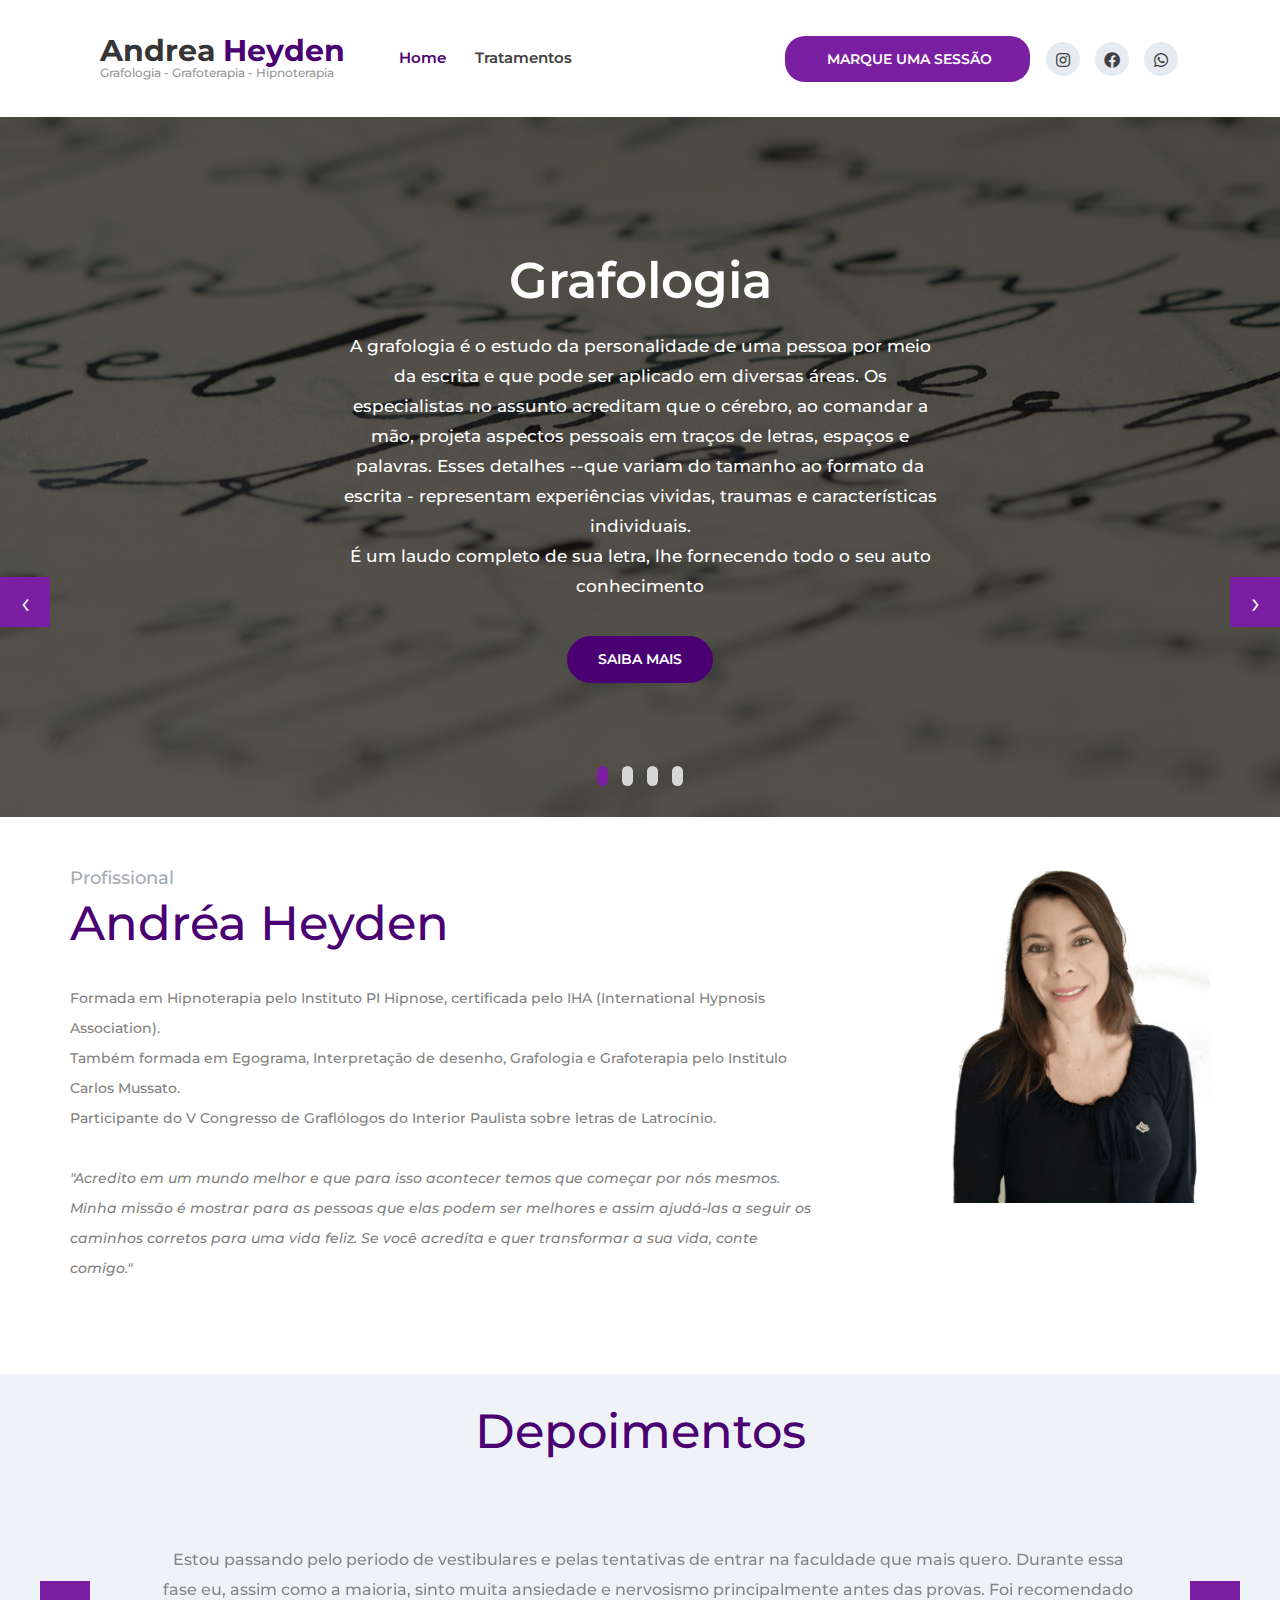
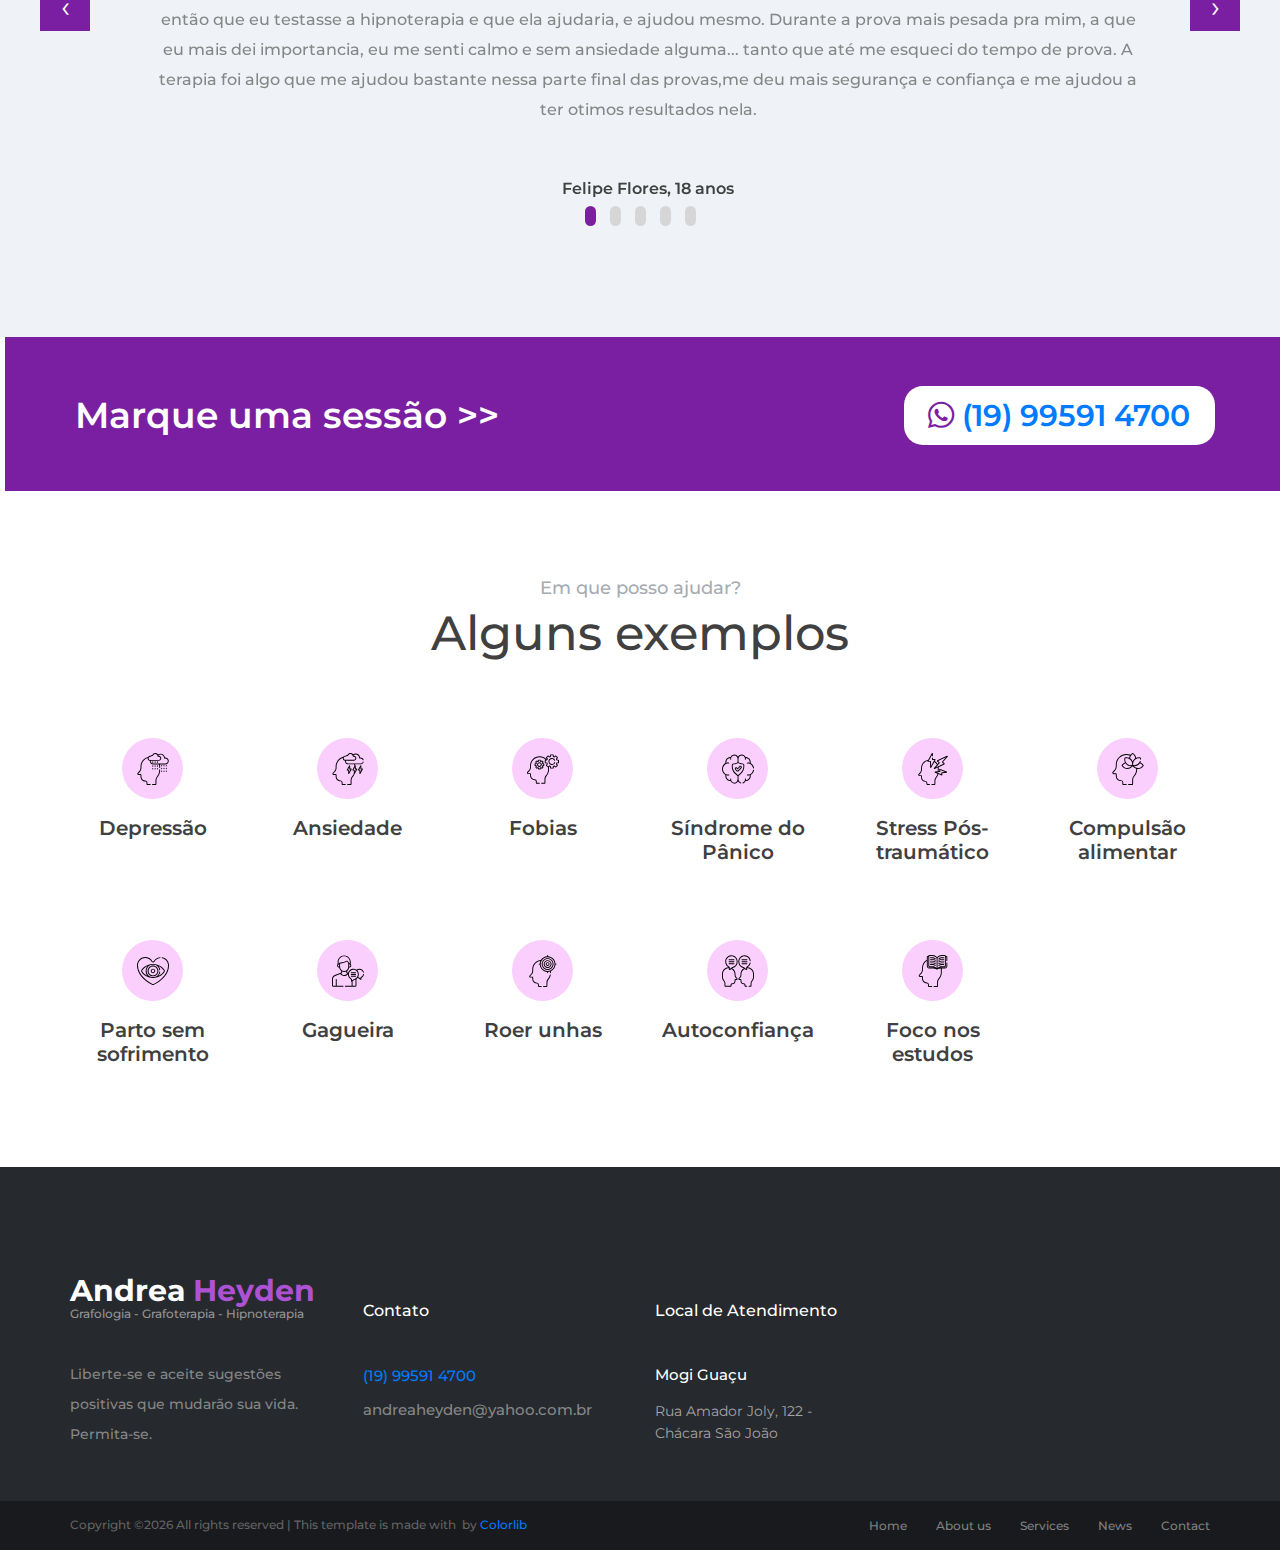
<file: index.html>
<!DOCTYPE html>
<html lang="en">

<head>
	<title>Andrea Heyden Terapia</title>
	<meta charset="utf-8">
	<meta http-equiv="X-UA-Compatible" content="IE=edge">
	<meta name="description" content="Andrea Heyden Hipnose Clínica">
	<meta name="viewport" content="width=device-width, initial-scale=1">
	<link rel="stylesheet" type="text/css" href="styles/bootstrap-4.1.2/bootstrap.min.css">
	<link href="https://use.fontawesome.com/releases/v5.5.0/css/all.css" rel="stylesheet" type="text/css">
	<!-- <link rel="stylesheet" type="text/css" href="plugins/OwlCarousel2-2.2.1/owl.carousel.css">
<link rel="stylesheet" type="text/css" href="plugins/OwlCarousel2-2.2.1/owl.theme.default.css">
<link rel="stylesheet" type="text/css" href="plugins/OwlCarousel2-2.2.1/animate.css"> -->
	<link rel="stylesheet" href="plugins/OwlCarousel2-2.3.4/owl.carousel.min.css">
	<link rel="stylesheet" href="plugins/OwlCarousel2-2.3.4/owl.theme.default.min.css">

	<link href="plugins/jquery-datepicker/jquery-ui.css" rel="stylesheet" type="text/css">
	<link rel="stylesheet" type="text/css" href="styles/main_styles.css">
	<link rel="stylesheet" type="text/css" href="styles/responsive.css">
</head>

<body>

	<div class="super_container">

		<!-- Header -->

		<header class="header trans_400">
			<div class="header_content d-flex flex-row align-items-center jusity-content-start trans_400">

				<!-- Logo -->
				<div class="logo">
					<a href="#">
						<div>Andrea<span>Heyden</span></div>
						<div>Grafologia - Grafoterapia - Hipnoterapia</div>
					</a>
				</div>

				<!-- Main Navigation -->
				<nav class="main_nav">
					<ul class="d-flex flex-row align-items-center justify-content-start">
						<li class="active"><a href="index.html">Home</a></li>
						<!-- <li><a href="about.html">Sobre Mim</a></li> -->
						<!-- <li><a href="services.html">Serviços</a></li> -->
						<li><a href="blog.html">Tratamentos</a></li>
						<!-- <li><a href="contact.html">Contato</a></li> -->
					</ul>
				</nav>
				<div class="header_extra d-flex flex-row align-items-center justify-content-end ml-auto">

					<!-- Work Hourse -->
					<!-- <div class="work_hours">Mo - Sat: 8:00am - 9:00pm</div> -->

					<!-- Header Phone -->
					<div class="header_phone"><a href="https://api.whatsapp.com/send?1=pt_BR&phone=5519995914700">(19) 99591 4700</a></div>

					<!-- Appointment Button -->
					<div class="button button_1 header_button"><a href="https://api.whatsapp.com/send?1=pt_BR&phone=5519995914700">Marque uma sessão</a></div>

					<!-- Header Social -->
					<div class="social header_social">
						<ul class="d-flex flex-row align-items-center justify-content-start" style="margin: 0;">
							<li><a href="https://www.instagram.com/andreaheyden/" target="_blank"><i class="fab fa-instagram" aria-hidden="true"></i></a></li>
							<li><a href="https://www.facebook.com/andrea.heyden.7" target="_blank"><i class="fab fa-facebook" aria-hidden="true"></i></a></li>
							<li><a href="https://api.whatsapp.com/send?1=pt_BR&phone=5519995914700"><i class="fab fa-whatsapp" aria-hidden="true"></i></a></li>
						</ul>
					</div>

					<!-- Hamburger -->
					<div class="hamburger"><i class="fa fa-bars" aria-hidden="true"></i></div>
				</div>
			</div>
		</header>

		<!-- Menu -->

		<div class="menu_overlay trans_400"></div>
		<div class="menu trans_400">
			<div class="menu_close_container">
				<div class="menu_close">
					<div></div>
					<div></div>
				</div>
			</div>
			<nav class="menu_nav">
				<ul>
					<li><a href="index.html">Home</a></li>
					<!-- <li><a href="about.html">Sobre Mim</a></li> -->
					<!-- <li><a href="services.html">Serviços</a></li> -->
					<li><a href="blog.html">Tratamentos</a></li>
					<!-- <li><a href="contact.html">Contato</a></li> -->
				</ul>
			</nav>
			<div class="menu_extra">
				<!-- <div class="menu_link">Mo - Sat: 8:00am - 9:00pm</div> -->
				<div class="menu_link"><a href="https://api.whatsapp.com/send?1=pt_BR&phone=5519995914700">(19) 99591 4700</a></div>
				<div class="menu_link"><a href="#">Marque uma sessão</a></div>
			</div>
			<div class="social menu_social">
				<ul class="d-flex flex-row align-items-center justify-content-start">
					<li><a href="https://www.instagram.com/andreaheyden/" target="_blank"><i class="fab fa-instagram" aria-hidden="true"></i></a></li>
					<li><a href="https://www.facebook.com/andrea.heyden.7" target="_blank"><i class="fab fa-facebook" aria-hidden="true"></i></a></li>
					<li><a href="https://api.whatsapp.com/send?1=pt_BR&phone=5519995914700"><i class="fab fa-whatsapp" aria-hidden="true"></i></a></li>
				</ul>
			</div>
		</div>

		<!-- Home -->

		<div class="home">

			<!-- Hero Slider -->
			<div id="home" class="hero-slider owl-carousel owl-theme">
				<div class="single-hs-item item-bg1">
					<div class="d-table">
						<div class="d-tablecell">
							<div class="hero-text">
								<h1>Grafologia</h1>
								<p>A grafologia é o estudo da personalidade de uma pessoa por meio da escrita e que pode ser aplicado em diversas áreas. Os especialistas no assunto acreditam que o cérebro, ao comandar a mão, projeta aspectos pessoais em traços de letras,
									espaços e palavras. Esses detalhes --que variam do tamanho ao formato da escrita - representam experiências vividas, traumas e características individuais.
									<br>É um laudo completo de sua letra, lhe fornecendo todo o seu auto conhecimento
								</p>
								<div class="slider-btn">
									<a href="#" class="custom-btn1">saiba mais</a>
								</div>
							</div>
						</div>
					</div>
				</div>
				<div class="single-hs-item item-bg2">
					<div class="d-table">
						<div class="d-tablecell">
							<div class="hero-text">
								<h1>Grafoterapia</h1>
								<p>A Grafoterapia é, sabiamente, uma técnica terapêutica; é reconhecida internacionalmente como método natural, como tal, permite o tratamento e a cura de desvios de personalidade por meio de exercícios específicos que trabalham a força de
									vontade e o autocondicionamento humano, com a finalidade de mudar características negativas e indesejáveis de nosso comportamento</p>
								<div class="slider-btn">
									<a href="#" class="custom-btn1 mr-30">saiba mais</a>
								</div>
							</div>
						</div>
					</div>
				</div>
				<div class="single-hs-item item-bg3">
					<div class="d-table">
						<div class="d-tablecell">
							<div class="hero-text">
								<h1>Hipnoterapia</h1>
								<p>Por meio da hipnoterapia, o paciente analisará seus medos e/ou dificuldades de forma mais clara. É possível descobrir as causas da depressão e agir diretamente no problema. Depois que forem entendidas e trabalhadas, essas razões deixam de
									existir. Nesse momento, os hormônios começam a voltar ao normal e a mente torna a agir de forma mais equilibrada.
								</p>
								<div class="slider-btn">
									<a href="#" class="custom-btn1 mr-30">saiba mais</a>
								</div>
							</div>
						</div>
					</div>
				</div>
				<div class="single-hs-item item-bg4">
					<div class="d-table">
						<div class="d-tablecell">
							<div class="hero-text">
								<h1>Egograma</h1>
								<p>Egograma é uma ferramenta para o autoconhecimento, que ajuda a compreender os traços e tendências de nossa personalidade através dos estados de ego Adulto, Pai e Criança e compreender como estes estados de ego agem em nossas relações
									interpessoais pode fazer toda diferença em nosso desempenho pessoal e profissional. Através de questões, te fornece todo este autoconhecimento, suas características e em qual área profissional tera sucesso.
								</p>
								<div class="slider-btn">
									<a href="#" class="custom-btn1 mr-30">saiba mais</a>
								</div>
							</div>
						</div>
					</div>
				</div>
			</div>
			<!-- End Hero Slider -->

			<!-- Why Choose Us -->

			<!-- <div class="why">
				<div class="container">
					<div class="row row-eq-height">

						<div class="col-lg-6 order-lg-1 order-2">
							<div class="why_image_container">
								<div class="why_image"><img src="images/why_3.jpg" alt=""></div>
							</div>
						</div> -->

			<!-- Why Choose Us Content -->


		</div>
		<!-- Intro -->

		<!-- <div class="intro">
		<div class="container">
			<div class="row"> -->

		<!-- Professional Content -->
		<!-- Team -->

		<!-- <div class="col">
					<div class="container">
						<div class="row">
							<div class="col">
								<div class="section_title_container text-center">
									<div class="section_subtitle">Hipnoterapia</div>
									<div class="section_title"><h2>Conheça a Profissional</h2></div>
								</div>
							</div>
						</div>
						<div class="row team_row"> -->

		<!-- Team Item -->
		<!-- <div class="col-lg-12 team_col">
								<div class="team_item text-center d-flex flex-column aling-items-center justify-content-end">
									<div class="team_image"><img class="circle_img" src="images/team_1.png" alt=""></div>
									<div class="team_content text-center">
										<div class="team_name"><a href="#">Andréa Heyden</a></div>
										<div class="team_title">Hipnoterapeuta</div>
										<div class="team_text">
											<p>Formada pelo curso de hipnose clínica no Instituto PI Hipnose, aprovado pela International Hypnosis Association</p>
										</div>
									</div>
								</div>
							</div>

						</div>
					</div>
				</div>

			</div>
		</div>
	</div> -->

		<!-- Intro -->

		<div class="intro">
			<div class="container">
				<div class="row">

					<!-- Intro Content -->
					<div class="col-lg-8">
						<div class="intro_content">
							<div class="section_title_container">
								<div class="section_subtitle">Profissional</div>
								<div class="section_title">
									<h2 class="why_title">Andréa Heyden</h2>
								</div>
							</div>
							<div class="intro_text">
								<!-- <p>Hipnoterapeuta, formada pelo Instituto PI Hipnose, certificada pelo IHA (International Hypnosis Association) e cursando Psicanálise pelo Instituto Carlos Mussato.<br>Acredito em um mundo melhor e que para isso acontecer temos que começar por nós mesmos.<br>Minha missão é mostrar para as pessoas que elas podem ser melhores e assim ajudá-las a seguir os caminhos corretos para uma vida feliz.<Br>Se você acredita e quer transformar a sua vida, conte comigo.</p> -->

								<p>Formada em Hipnoterapia pelo Instituto PI Hipnose, certificada pelo IHA (International Hypnosis Association).<br>
									Também formada em Egograma, Interpretação de desenho, Grafologia e Grafoterapia pelo Institulo Carlos Mussato.<br>
									Participante do V Congresso de Graflólogos do Interior Paulista sobre letras de Latrocínio.<br><br>

									<cite>"Acredito em um mundo melhor e que para isso acontecer temos que começar por nós mesmos.
										Minha missão é mostrar para as pessoas que elas podem ser melhores e assim ajudá-las a seguir os caminhos corretos para uma vida feliz.
										Se você acredita e quer transformar a sua vida, conte comigo."<cite>

											<!-- <p>Integer aliquet congue libero, eu gravida odio ultrces ut. Etiam ac erat ut enim maximus accumsan vel ac nisl. Duis feugiat bibendum orci, non elementum urna vestibulum in. Nulla facilisi. Nulla egestas vel lacus sed interdum. Sed mollis, orci elementum. Etiam ac erat ut enim maximus accumsan vel acnisl. Duis feugiat bibendum orci, non elementum urna vestibulum in. Nulla facilisi. Nulla egestas vel lacus sed interdum.</p> -->
							</div>
						</div>
					</div>

					<!-- Intro Image -->
					<div class="col-lg-3 offset-lg-1">
						<div class="team_image"><img src="images/team_1.png" alt=""></div>
					</div>
				</div>
			</div>
		</div>

		<!-- Testimonials -->

		<div class="testimonials">
			<div class="container">
				<div class="row">
					<div class="col">
						<div class="section_title_container text-center">
							<!-- <div class="section_subtitle">This is Dr Pro</div> -->
							<div class="section_title">
								<h2 class="why_title">Depoimentos</h2>
							</div>
						</div>
					</div>
				</div>
				<div class="row testimonials_row">
					<div class="col">

						<!-- Testimonials Slider -->
						<div class="test_slider_container">

							<div class="owl-carousel owl-theme owl-loaded">
								<div class="owl-stage-outer">
									<div class="owl-stage">

										<div class="owl-item" style="width: 800px;">
											<div class="test_item text-center">
												<div class="test_text">
													<p>Estou passando pelo periodo de vestibulares e pelas tentativas de entrar na faculdade que
														mais quero. Durante essa fase eu, assim como a maioria, sinto muita ansiedade e nervosismo principalmente antes das provas.
														Foi recomendado então que eu testasse a hipnoterapia e que ela ajudaria, e ajudou mesmo. Durante a prova mais pesada pra mim,
														a que eu mais dei importancia, eu me senti calmo e sem ansiedade alguma... tanto que até me esqueci do tempo de prova.
														A terapia foi algo que me ajudou bastante nessa parte final das provas,me deu mais segurança e confiança e me ajudou a ter
														otimos resultados nela.</p>
												</div>
												<div class="test_info d-flex flex-row align-items-center justify-content-center">
													<!-- <div class="test_image"><img class="carousel_item" src="images/joao_pedro.jpeg" alt=""></div> -->
													<div class="test_text">Felipe Flores, 18 anos<span></span></div>
												</div>
											</div>
										</div>

										<div class="owl-item" style="width: 800px;">
											<div class="test_item text-center">
												<div class="test_text">
													<p>Tive a oportunidade de fazer algumas sessões de hipnoterapia nas quais foram trabalhados os meus medos e as minhas inseguranças.
														Logo no final da sessão, já me senti mais segura e confiante, percebendo mudanças não só no psicológico,
														mas também no meu estilo de vida. Passei a fazer coisas que antes não conseguia ou sentia medo e insegurança.
														A hipnoterapia me trouxe muitos benefícios e me ajudou a melhorar em vários aspectos, fazendo com que eu me sinta segura,
														confiante e capaz.
													</p>
												</div>
												<div class="test_info d-flex flex-row align-items-center justify-content-center">
													<!-- <div class="test_image"><img class="carousel_item" src="images/joao_pedro.jpeg" alt=""></div> -->
													<div class="test_text">C. V. V. - 16 anos<span></span></div>
												</div>
											</div>
										</div>

										<div class="owl-item" style="width: 800px;">
											<div class="test_item text-center">
												<div class="test_text">
													<p>É um processo muito relaxante, todos os medos e preocupações se esvaem da sua mente e você simplesmente se
														imagina em momentos felizes. Se seu trauma ou medo for algo relacionado ao passado, você edita a cena
														negativa recriando-a como se tivesse sido positiva. Esse simples processo transforma vidas.
													</p>
												</div>
												<div class="test_info d-flex flex-row align-items-center justify-content-center">
													<div class="test_image"><img class="carousel_item" src="images/joao_pedro.jpeg" alt=""></div>
													<div class="test_text">João Pedro S. Marques, <span></span></div>
												</div>
											</div>
										</div>

										<div class="owl-item" style="width: 800px;">
											<div class="test_item text-center">
												<div class="test_text">
													<p>Eu procurei a Hipnoterapia por causa da ansiedade.
														Ela me ajudou muito a superar o medo de falar em público ou ir falar com as pessoas e ficar preocupada com provas escolares.
														Agora eu não fico mais preocupada com o que elas falam e me respondem.</p>
												</div>
												<div class="test_info d-flex flex-row align-items-center justify-content-center">
													<div class="test_image"><img class="carousel_item" src="images/camila.jpeg" alt=""></div>
													<div class="test_text">Camila Moraes, 16 anos<span></span></div>
												</div>
											</div>
										</div>

										<div class="owl-item" style="width: 800px;">
											<div class="test_item text-center">
												<div class="test_text">
													<p>Eu procurei a Hipnoterapia porque eu era muito inseguro e tinha muito problema em fazer amizades. Essa insegurança me trazia bastante tristeza.
														O tratamento me proporcionou mais segurança e felicidade, me fez ressurgir, tudo ficou diferente.
														Eu me sinto super bem hoje e minha insegurança foi embora. Hoje tenho bem mais facilidade de fazer amizades.
													</p>
												</div>
												<div class="test_info d-flex flex-row align-items-center justify-content-center">
													<div class="test_image"><img class="carousel_item" src="images/paulo.jpeg" alt=""></div>
													<div class="test_text">Paulo Siqueira, 18 anos<span></span></div>
												</div>
											</div>
										</div>

									</div>
								</div>

							</div>
						</div>
					</div>
				</div>
			</div>
		</div>

		<!-- Call to action -->

		<div class="cta">
			<div class="container">
				<div class="row">
					<div class="col">
						<div class="cta_container d-flex flex-lg-row flex-column align-items-lg-center align-items-start justify-content-start">
							<div class="cta_content">
								<div class="cta_title">Marque uma sessão >></div>
								<!-- <div class="cta_text">Aproveite a promoção de fim de ano</div> -->
							</div>
							<div class="cta_phone ml-lg-auto"><i class="fab fa-whatsapp"></i> <a href="https://api.whatsapp.com/send?1=pt_BR&phone=5519995914700">(19) 99591 4700</a></div>
						</div>
					</div>
				</div>
			</div>
		</div>

		<!-- Services -->

		<div class="services">
			<div class="container">
				<div class="row">
					<div class="col text-center">
						<div class="section_title_container">
							<div class="section_subtitle">Em que posso ajudar?</div>
							<div class="section_title">
								<h2>Alguns exemplos</h2>
							</div>
						</div>
					</div>
				</div>
				<div class="row services_row">

					<!-- Service -->
					<div class="col-xl-2 col-md-4 service_col">
						<div class="service text-center">
							<div class="service">
								<div class="icon_container d-flex flex-column align-items-center justify-content-center ml-auto mr-auto">
									<div class="icon"><img src="images/depression.svg" alt="https://www.flaticon.com/authors/prosymbols"></div>
								</div>
								<div class="service_title">Depressão</div>
								<div class="service_text">
									<!-- <p>Odio ultrices ut. Etiam ac erat ut enim maximus accumsan vel ac nisl. Duis feugiat bibendum orci, non elementum urna.</p> -->
								</div>
							</div>
						</div>
					</div>

					<!-- Service -->
					<div class="col-xl-2 col-md-4 service_col">
						<div class="service text-center">
							<div class="service">
								<div class="icon_container d-flex flex-column align-items-center justify-content-center ml-auto mr-auto">
									<div class="icon"><img src="images/anxiety.svg" alt="https://www.flaticon.com/authors/prosymbols"></div>
								</div>
								<div class="service_title">Ansiedade</div>
								<div class="service_text">
									<!-- <p>Odio ultrices ut. Etiam ac erat ut enim maximus accumsan vel ac nisl. Duis feugiat bibendum orci, non elementum urna.</p> -->
								</div>
							</div>
						</div>
					</div>

					<!-- Service -->
					<div class="col-xl-2 col-md-4 service_col">
						<div class="service text-center">
							<div class="service">
								<div class="icon_container d-flex flex-column align-items-center justify-content-center ml-auto mr-auto">
									<div class="icon"><img src="images/thinking.svg" alt="https://www.flaticon.com/authors/prosymbols"></div>
								</div>
								<div class="service_title">Fobias</div>
								<div class="service_text">
									<!-- <p>Odio ultrices ut. Etiam ac erat ut enim maximus accumsan vel ac nisl. Duis feugiat bibendum orci, non elementum urna.</p> -->
								</div>
							</div>
						</div>
					</div>

					<!-- Service -->
					<div class="col-xl-2 col-md-4 service_col">
						<div class="service text-center">
							<div class="service">
								<div class="icon_container d-flex flex-column align-items-center justify-content-center ml-auto mr-auto">
									<div class="icon"><img src="images/mental-illness.svg" alt="https://www.flaticon.com/authors/prosymbols"></div>
								</div>
								<div class="service_title">Síndrome do Pânico</div>
								<div class="service_text">
									<!-- <p>Odio ultrices ut. Etiam ac erat ut enim maximus accumsan vel ac nisl. Duis feugiat bibendum orci, non elementum urna.</p> -->
								</div>
							</div>
						</div>
					</div>

					<!-- Service -->
					<div class="col-xl-2 col-md-4 service_col">
						<div class="service text-center">
							<div class="service">
								<div class="icon_container d-flex flex-column align-items-center justify-content-center ml-auto mr-auto">
									<div class="icon"><img src="images/stress.svg" alt="https://www.flaticon.com/authors/prosymbols"></div>
								</div>
								<div class="service_title">Stress Pós-traumático</div>
								<div class="service_text">
									<!-- <p>Odio ultrices ut. Etiam ac erat ut enim maximus accumsan vel ac nisl. Duis feugiat bibendum orci, non elementum urna.</p> -->
								</div>
							</div>
						</div>
					</div>

					<!-- Service -->
					<div class="col-xl-2 col-md-4 service_col">
						<div class="service text-center">
							<div class="service">
								<div class="icon_container d-flex flex-column align-items-center justify-content-center ml-auto mr-auto">
									<div class="icon"><img src="images/relaxation.svg" alt="https://www.flaticon.com/authors/prosymbols"></div>
								</div>
								<div class="service_title">Compulsão alimentar</div>
								<div class="service_text">
									<!-- <p>Odio ultrices ut. Etiam ac erat ut enim maximus accumsan vel ac nisl. Duis feugiat bibendum orci, non elementum urna.</p> -->
								</div>
							</div>
						</div>
					</div>

					<!-- Service -->
					<div class="col-xl-2 col-md-4 service_col">
						<div class="service text-center">
							<div class="service">
								<div class="icon_container d-flex flex-column align-items-center justify-content-center ml-auto mr-auto">
									<div class="icon"><img src="images/heart.svg" alt="https://www.flaticon.com/authors/prosymbols"></div>
								</div>
								<div class="service_title">Parto sem sofrimento</div>
								<div class="service_text">
									<!-- <p>Odio ultrices ut. Etiam ac erat ut enim maximus accumsan vel ac nisl. Duis feugiat bibendum orci, non elementum urna.</p> -->
								</div>
							</div>
						</div>
					</div>

					<!-- Service -->
					<div class="col-xl-2 col-md-4 service_col">
						<div class="service text-center">
							<div class="service">
								<div class="icon_container d-flex flex-column align-items-center justify-content-center ml-auto mr-auto">
									<div class="icon"><img src="images/conflict.svg" alt="https://www.flaticon.com/authors/prosymbols"></div>
								</div>
								<div class="service_title">Gagueira</div>
								<div class="service_text">
									<!-- <p>Odio ultrices ut. Etiam ac erat ut enim maximus accumsan vel ac nisl. Duis feugiat bibendum orci, non elementum urna.</p> -->
								</div>
							</div>
						</div>
					</div>

					<!-- Service -->
					<div class="col-xl-2 col-md-4 service_col">
						<div class="service text-center">
							<div class="service">
								<div class="icon_container d-flex flex-column align-items-center justify-content-center ml-auto mr-auto">
									<div class="icon"><img src="images/focus.svg" alt="https://www.flaticon.com/authors/prosymbols"></div>
								</div>
								<div class="service_title">Roer unhas</div>
								<div class="service_text">
									<!-- <p>Odio ultrices ut. Etiam ac erat ut enim maximus accumsan vel ac nisl. Duis feugiat bibendum orci, non elementum urna.</p> -->
								</div>
							</div>
						</div>
					</div>

					<!-- Service -->
					<div class="col-xl-2 col-md-4 service_col">
						<div class="service text-center">
							<div class="service">
								<div class="icon_container d-flex flex-column align-items-center justify-content-center ml-auto mr-auto">
									<div class="icon"><img src="images/relationship.svg" alt="https://www.flaticon.com/authors/prosymbols"></div>
								</div>
								<div class="service_title">Autoconfiança</div>
								<div class="service_text">
									<!-- <p>Odio ultrices ut. Etiam ac erat ut enim maximus accumsan vel ac nisl. Duis feugiat bibendum orci, non elementum urna.</p> -->
								</div>
							</div>
						</div>
					</div>

					<!-- Service -->
					<div class="col-xl-2 col-md-4 service_col">
						<div class="service text-center">
							<div class="service">
								<div class="icon_container d-flex flex-column align-items-center justify-content-center ml-auto mr-auto">
									<div class="icon"><img src="images/learning.svg" alt="https://www.flaticon.com/authors/prosymbols"></div>
								</div>
								<div class="service_title">Foco nos estudos</div>
								<div class="service_text">
									<!-- <p>Odio ultrices ut. Etiam ac erat ut enim maximus accumsan vel ac nisl. Duis feugiat bibendum orci, non elementum urna.</p> -->
								</div>
							</div>
						</div>
					</div>

					<!-- Service -->
					<!-- <div class="col-xl-2 col-md-4 service_col">
						<div class="service text-center">
							<div class="service">
								<div class="icon_container d-flex flex-column align-items-center justify-content-center ml-auto mr-auto">
									<div class="icon"><img src="images/mission.svg" alt="https://www.flaticon.com/authors/prosymbols"></div>
								</div>
								<div class="service_title">Regressão de vidas passadas</div>
								<div class="service_text">
								</div>
							</div>
						</div>
					</div> -->


				</div>
			</div>
		</div>

		<!-- Extra -->

		<!-- <div class="extra">
		<div class="parallax_background parallax-window" data-parallax="scroll" data-image-src="images/extra.jpg" data-speed="0.8"></div>
		<div class="container">
			<div class="row">
				<div class="col">
					<div class="extra_container d-flex flex-row align-items-start justify-content-end">
						<div class="extra_content">
							<div class="extra_disc d-flex flex-row align-items-end justify-content-start">
								<div>200<span>r$</span></div>
								<div>Desconto</div>
							</div>
							<div class="extra_title">Só até Dezembro</div>
							<div class="extra_text">
								<p>Nulla facilisi. Nulla egestas vel lacus sed interdum. Sed mollis, orci elementum eleifend tempor, nunc libero porttitor tellus.</p>
							</div>
							<div class="button button_1 extra_link trans_200"><a href="#">Leia mais</a></div>
						</div>
					</div>
				</div>
			</div>
		</div>
	</div> -->

		<!-- Newsletter -->

		<!-- <div class="newsletter">
		<div class="parallax_background parallax-window" data-parallax="scroll" data-image-src="images/newsletter.jpg" data-speed="0.8"></div>
		<div class="container">
			<div class="row">
				<div class="col text-center">
					<div class="newsletter_title">Subscribe to our newsletter</div>
				</div>
			</div>
			<div class="row newsletter_row">
				<div class="col-lg-8 offset-lg-2">
					<div class="newsletter_form_container">
						<form action="#" id="newsleter_form" class="newsletter_form">
							<input type="email" class="newsletter_input" placeholder="Your E-mail" required="required">
							<button class="newsletter_button">subscribe</button>
						</form>
					</div>
				</div>
			</div>
		</div>
	</div> -->

		<!-- Footer -->

		<footer class="footer">
			<div class="footer_content">
				<div class="container">
					<div class="row">

						<!-- Footer About -->
						<div class="col-lg-3 footer_col">
							<div class="footer_about">
								<div class="footer_logo">
									<a href="#">
										<div>Andrea<span>Heyden</span></div>
									<div>Grafologia - Grafoterapia - Hipnoterapia</div>
									</a>
								</div>
								<div class="footer_about_text">
									<p>Liberte-se e aceite sugestões positivas que mudarão sua vida. Permita-se.</p>
								</div>
							</div>
						</div>

						<!-- Footer Contact Info -->
						<div class="col-lg-3 footer_col">
							<div class="footer_contact">
								<div class="footer_title">Contato</div>
								<ul class="contact_list">
									<li><a href="https://api.whatsapp.com/send?1=pt_BR&phone=5519995914700">(19) 99591 4700</a></li>
									<li>andreaheyden@yahoo.com.br</li>
									<!-- <li>contact@gmail.com</li> -->
								</ul>
							</div>
						</div>

						<!-- Footer Locations -->
						<div class="col-lg-3 footer_col">
							<div class="footer_location">
								<div class="footer_title">Local de Atendimento</div>
								<ul class="locations_list">
									<li>
										<div class="location_title">Mogi Guaçu</div>
										<div class="location_text">Rua Amador Joly, 122 - Chácara São João</div>
									</li>
									<!-- <li>
									<div class="location_title">Los Angeles</div>
									<div class="location_text">1481 Creekside Lane Avila Beach, CA 931</div>
								</li> -->
								</ul>
							</div>
						</div>

						<!-- Footer Opening Hours -->
						<!-- <div class="col-lg-3 footer_col">
						<div class="opening_hours">
							<div class="footer_title">Opening Hours</div>
							<ul class="opening_hours_list">
								<li class="d-flex flex-row align-items-start justify-content-start">
									<div>Monday:</div>
									<div class="ml-auto">8:00am - 9:00pm</div>
								</li>
								<li class="d-flex flex-row align-items-start justify-content-start">
									<div>Thuesday:</div>
									<div class="ml-auto">8:00am - 9:00pm</div>
								</li>
								<li class="d-flex flex-row align-items-start justify-content-start">
									<div>Wednesday:</div>
									<div class="ml-auto">8:00am - 9:00pm</div>
								</li>
								<li class="d-flex flex-row align-items-start justify-content-start">
									<div>Thursday:</div>
									<div class="ml-auto">8:00am - 9:00pm</div>
								</li>
								<li class="d-flex flex-row align-items-start justify-content-start">
									<div>Friday:</div>
									<div class="ml-auto">8:00am - 7:00pm</div>
								</li>
							</ul>
						</div>
					</div> -->

					</div>
				</div>
			</div>
			<div class="footer_bar">
				<div class="container">
					<div class="row">
						<div class="col">
							<div class="footer_bar_content  d-flex flex-md-row flex-column align-items-md-center justify-content-start">
								<div class="copyright">
									<!-- Link back to Colorlib can't be removed. Template is licensed under CC BY 3.0. -->
									Copyright &copy;<script>
										document.write(new Date().getFullYear());
									</script> All rights reserved | This template is made with <i class="fa fa-heart-o" aria-hidden="true"></i> by <a href="https://colorlib.com" target="_blank">Colorlib</a>
									<!-- Link back to Colorlib can't be removed. Template is licensed under CC BY 3.0. -->
								</div>
								<nav class="footer_nav ml-md-auto">
									<ul class="d-flex flex-row align-items-center justify-content-start">
										<li><a href="index.html">Home</a></li>
										<li><a href="about.html">About us</a></li>
										<li><a href="services.html">Services</a></li>
										<li><a href="blog.html">News</a></li>
										<li><a href="contact.html">Contact</a></li>
									</ul>
								</nav>
							</div>
						</div>
					</div>
				</div>
			</div>
		</footer>
	</div>

	<script src="js/jquery-3.2.1.min.js"></script>
	<script src="styles/bootstrap-4.1.2/popper.js"></script>
	<script src="styles/bootstrap-4.1.2/bootstrap.min.js"></script>
	<script src="plugins/greensock/TweenMax.min.js"></script>
	<script src="plugins/greensock/TimelineMax.min.js"></script>
	<script src="plugins/scrollmagic/ScrollMagic.min.js"></script>
	<script src="plugins/greensock/animation.gsap.min.js"></script>
	<script src="plugins/greensock/ScrollToPlugin.min.js"></script>
	<!-- <script src="plugins/OwlCarousel2-2.2.1/owl.carousel.js"></script> -->
	<script src="plugins/OwlCarousel2-2.3.4/owl.carousel.min.js"></script>
	<script src="plugins/easing/easing.js"></script>
	<script src="plugins/parallax-js-master/parallax.min.js"></script>
	<script src="plugins/jquery-datepicker/jquery-ui.js"></script>
	<script src="js/custom.js"></script>

	<!-- Global site tag (gtag.js) - Google Analytics -->
	<script async src="https://www.googletagmanager.com/gtag/js?id=UA-23581568-13"></script>
	<script>
		$('.owl-carousel').owlCarousel({
			loop: true,
			margin: 10,
			responsiveClass: true,
			slideSpeed: 300,
			paginationSpeed: 400,
			singleItem: true,
			responsive: {
				0: {
					items: 1,
					nav: true
				},
				600: {
					items: 1,
					nav: true
				},
				1000: {
					items: 1,
					nav: true,
					loop: true
				}
			}
		})

		// Hero slider JS
		// $('.hero-slider').owlCarousel({
		// 	animateOut: 'slideOutDown',
		// 	animateIn: 'heartBeat',
		// 	items: 1,
		// 	loop: true,
		// 	nav: true,
		// 	dots: true,
		// 	navigation : true, // Show next and prev buttons
		// slideSpeed : 300,
		// paginationSpeed : 400,
		// singleItem:true
		// })

		window.dataLayer = window.dataLayer || [];

		function gtag() {
			dataLayer.push(arguments);
		}
		gtag('js', new Date());

		gtag('config', 'UA-23581568-13');
	</script>

</body>

</html>
</file>
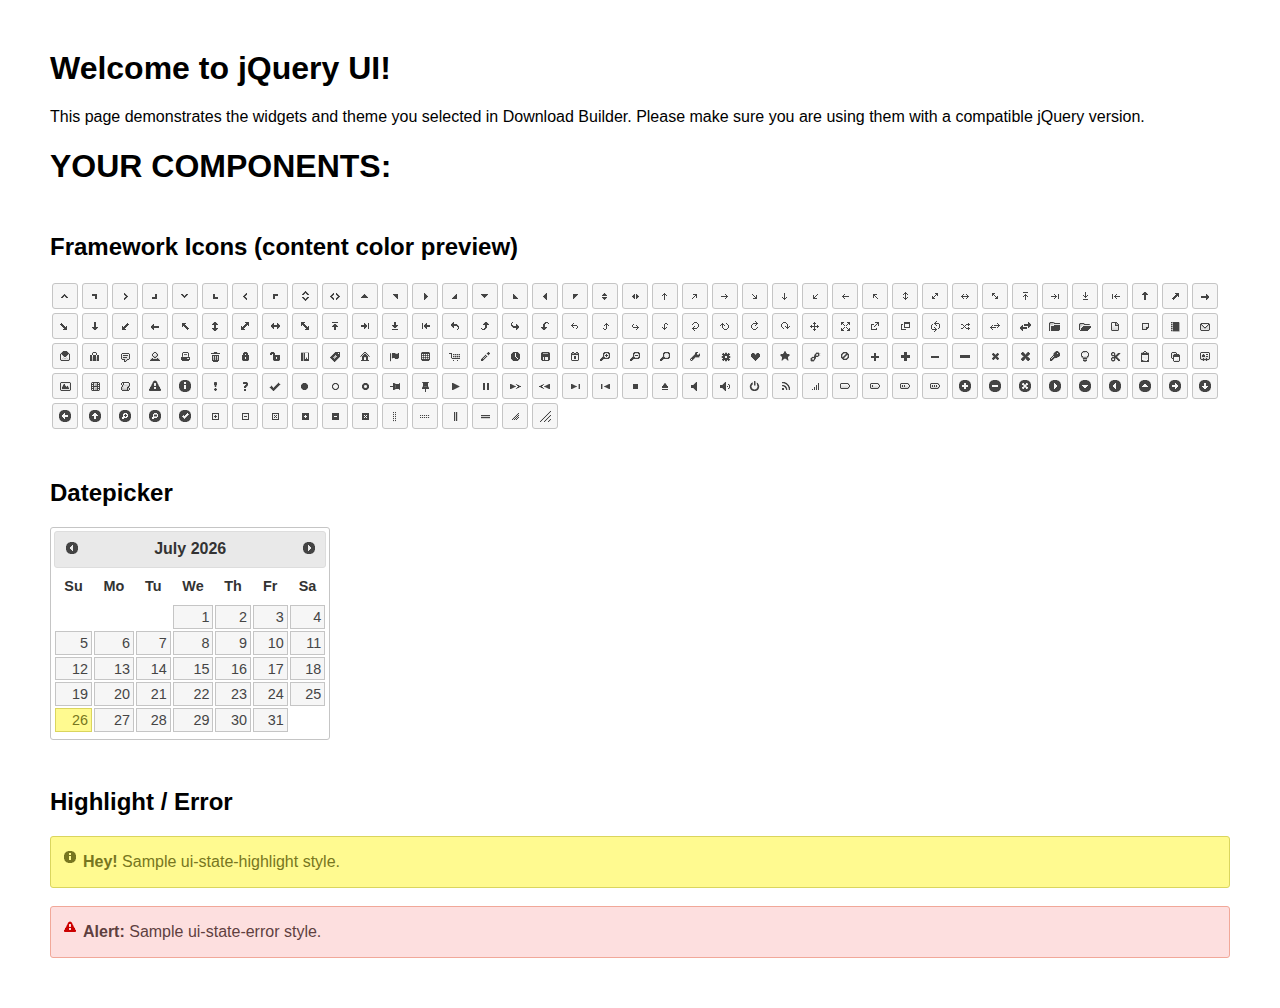
<file: plugins/jquery-datepicker/index.html>
<!doctype html>
<html lang="us">
<head>
	<meta charset="utf-8">
	<title>jQuery UI Example Page</title>
	<link href="jquery-ui.css" rel="stylesheet">
	<style>
	body{
		font-family: "Trebuchet MS", sans-serif;
		margin: 50px;
	}
	.demoHeaders {
		margin-top: 2em;
	}
	#dialog-link {
		padding: .4em 1em .4em 20px;
		text-decoration: none;
		position: relative;
	}
	#dialog-link span.ui-icon {
		margin: 0 5px 0 0;
		position: absolute;
		left: .2em;
		top: 50%;
		margin-top: -8px;
	}
	#icons {
		margin: 0;
		padding: 0;
	}
	#icons li {
		margin: 2px;
		position: relative;
		padding: 4px 0;
		cursor: pointer;
		float: left;
		list-style: none;
	}
	#icons span.ui-icon {
		float: left;
		margin: 0 4px;
	}
	.fakewindowcontain .ui-widget-overlay {
		position: absolute;
	}
	select {
		width: 200px;
	}
	</style>
</head>
<body>

<h1>Welcome to jQuery UI!</h1>

<div class="ui-widget">
	<p>This page demonstrates the widgets and theme you selected in Download Builder. Please make sure you are using them with a compatible jQuery version.</p>
</div>

<h1>YOUR COMPONENTS:</h1>
















<h2 class="demoHeaders">Framework Icons (content color preview)</h2>
<ul id="icons" class="ui-widget ui-helper-clearfix">
	<li class="ui-state-default ui-corner-all" title=".ui-icon-caret-1-n"><span class="ui-icon ui-icon-caret-1-n"></span></li>
	<li class="ui-state-default ui-corner-all" title=".ui-icon-caret-1-ne"><span class="ui-icon ui-icon-caret-1-ne"></span></li>
	<li class="ui-state-default ui-corner-all" title=".ui-icon-caret-1-e"><span class="ui-icon ui-icon-caret-1-e"></span></li>
	<li class="ui-state-default ui-corner-all" title=".ui-icon-caret-1-se"><span class="ui-icon ui-icon-caret-1-se"></span></li>
	<li class="ui-state-default ui-corner-all" title=".ui-icon-caret-1-s"><span class="ui-icon ui-icon-caret-1-s"></span></li>
	<li class="ui-state-default ui-corner-all" title=".ui-icon-caret-1-sw"><span class="ui-icon ui-icon-caret-1-sw"></span></li>
	<li class="ui-state-default ui-corner-all" title=".ui-icon-caret-1-w"><span class="ui-icon ui-icon-caret-1-w"></span></li>
	<li class="ui-state-default ui-corner-all" title=".ui-icon-caret-1-nw"><span class="ui-icon ui-icon-caret-1-nw"></span></li>
	<li class="ui-state-default ui-corner-all" title=".ui-icon-caret-2-n-s"><span class="ui-icon ui-icon-caret-2-n-s"></span></li>
	<li class="ui-state-default ui-corner-all" title=".ui-icon-caret-2-e-w"><span class="ui-icon ui-icon-caret-2-e-w"></span></li>
	<li class="ui-state-default ui-corner-all" title=".ui-icon-triangle-1-n"><span class="ui-icon ui-icon-triangle-1-n"></span></li>
	<li class="ui-state-default ui-corner-all" title=".ui-icon-triangle-1-ne"><span class="ui-icon ui-icon-triangle-1-ne"></span></li>
	<li class="ui-state-default ui-corner-all" title=".ui-icon-triangle-1-e"><span class="ui-icon ui-icon-triangle-1-e"></span></li>
	<li class="ui-state-default ui-corner-all" title=".ui-icon-triangle-1-se"><span class="ui-icon ui-icon-triangle-1-se"></span></li>
	<li class="ui-state-default ui-corner-all" title=".ui-icon-triangle-1-s"><span class="ui-icon ui-icon-triangle-1-s"></span></li>
	<li class="ui-state-default ui-corner-all" title=".ui-icon-triangle-1-sw"><span class="ui-icon ui-icon-triangle-1-sw"></span></li>
	<li class="ui-state-default ui-corner-all" title=".ui-icon-triangle-1-w"><span class="ui-icon ui-icon-triangle-1-w"></span></li>
	<li class="ui-state-default ui-corner-all" title=".ui-icon-triangle-1-nw"><span class="ui-icon ui-icon-triangle-1-nw"></span></li>
	<li class="ui-state-default ui-corner-all" title=".ui-icon-triangle-2-n-s"><span class="ui-icon ui-icon-triangle-2-n-s"></span></li>
	<li class="ui-state-default ui-corner-all" title=".ui-icon-triangle-2-e-w"><span class="ui-icon ui-icon-triangle-2-e-w"></span></li>
	<li class="ui-state-default ui-corner-all" title=".ui-icon-arrow-1-n"><span class="ui-icon ui-icon-arrow-1-n"></span></li>
	<li class="ui-state-default ui-corner-all" title=".ui-icon-arrow-1-ne"><span class="ui-icon ui-icon-arrow-1-ne"></span></li>
	<li class="ui-state-default ui-corner-all" title=".ui-icon-arrow-1-e"><span class="ui-icon ui-icon-arrow-1-e"></span></li>
	<li class="ui-state-default ui-corner-all" title=".ui-icon-arrow-1-se"><span class="ui-icon ui-icon-arrow-1-se"></span></li>
	<li class="ui-state-default ui-corner-all" title=".ui-icon-arrow-1-s"><span class="ui-icon ui-icon-arrow-1-s"></span></li>
	<li class="ui-state-default ui-corner-all" title=".ui-icon-arrow-1-sw"><span class="ui-icon ui-icon-arrow-1-sw"></span></li>
	<li class="ui-state-default ui-corner-all" title=".ui-icon-arrow-1-w"><span class="ui-icon ui-icon-arrow-1-w"></span></li>
	<li class="ui-state-default ui-corner-all" title=".ui-icon-arrow-1-nw"><span class="ui-icon ui-icon-arrow-1-nw"></span></li>
	<li class="ui-state-default ui-corner-all" title=".ui-icon-arrow-2-n-s"><span class="ui-icon ui-icon-arrow-2-n-s"></span></li>
	<li class="ui-state-default ui-corner-all" title=".ui-icon-arrow-2-ne-sw"><span class="ui-icon ui-icon-arrow-2-ne-sw"></span></li>
	<li class="ui-state-default ui-corner-all" title=".ui-icon-arrow-2-e-w"><span class="ui-icon ui-icon-arrow-2-e-w"></span></li>
	<li class="ui-state-default ui-corner-all" title=".ui-icon-arrow-2-se-nw"><span class="ui-icon ui-icon-arrow-2-se-nw"></span></li>
	<li class="ui-state-default ui-corner-all" title=".ui-icon-arrowstop-1-n"><span class="ui-icon ui-icon-arrowstop-1-n"></span></li>
	<li class="ui-state-default ui-corner-all" title=".ui-icon-arrowstop-1-e"><span class="ui-icon ui-icon-arrowstop-1-e"></span></li>
	<li class="ui-state-default ui-corner-all" title=".ui-icon-arrowstop-1-s"><span class="ui-icon ui-icon-arrowstop-1-s"></span></li>
	<li class="ui-state-default ui-corner-all" title=".ui-icon-arrowstop-1-w"><span class="ui-icon ui-icon-arrowstop-1-w"></span></li>
	<li class="ui-state-default ui-corner-all" title=".ui-icon-arrowthick-1-n"><span class="ui-icon ui-icon-arrowthick-1-n"></span></li>
	<li class="ui-state-default ui-corner-all" title=".ui-icon-arrowthick-1-ne"><span class="ui-icon ui-icon-arrowthick-1-ne"></span></li>
	<li class="ui-state-default ui-corner-all" title=".ui-icon-arrowthick-1-e"><span class="ui-icon ui-icon-arrowthick-1-e"></span></li>
	<li class="ui-state-default ui-corner-all" title=".ui-icon-arrowthick-1-se"><span class="ui-icon ui-icon-arrowthick-1-se"></span></li>
	<li class="ui-state-default ui-corner-all" title=".ui-icon-arrowthick-1-s"><span class="ui-icon ui-icon-arrowthick-1-s"></span></li>
	<li class="ui-state-default ui-corner-all" title=".ui-icon-arrowthick-1-sw"><span class="ui-icon ui-icon-arrowthick-1-sw"></span></li>
	<li class="ui-state-default ui-corner-all" title=".ui-icon-arrowthick-1-w"><span class="ui-icon ui-icon-arrowthick-1-w"></span></li>
	<li class="ui-state-default ui-corner-all" title=".ui-icon-arrowthick-1-nw"><span class="ui-icon ui-icon-arrowthick-1-nw"></span></li>
	<li class="ui-state-default ui-corner-all" title=".ui-icon-arrowthick-2-n-s"><span class="ui-icon ui-icon-arrowthick-2-n-s"></span></li>
	<li class="ui-state-default ui-corner-all" title=".ui-icon-arrowthick-2-ne-sw"><span class="ui-icon ui-icon-arrowthick-2-ne-sw"></span></li>
	<li class="ui-state-default ui-corner-all" title=".ui-icon-arrowthick-2-e-w"><span class="ui-icon ui-icon-arrowthick-2-e-w"></span></li>
	<li class="ui-state-default ui-corner-all" title=".ui-icon-arrowthick-2-se-nw"><span class="ui-icon ui-icon-arrowthick-2-se-nw"></span></li>
	<li class="ui-state-default ui-corner-all" title=".ui-icon-arrowthickstop-1-n"><span class="ui-icon ui-icon-arrowthickstop-1-n"></span></li>
	<li class="ui-state-default ui-corner-all" title=".ui-icon-arrowthickstop-1-e"><span class="ui-icon ui-icon-arrowthickstop-1-e"></span></li>
	<li class="ui-state-default ui-corner-all" title=".ui-icon-arrowthickstop-1-s"><span class="ui-icon ui-icon-arrowthickstop-1-s"></span></li>
	<li class="ui-state-default ui-corner-all" title=".ui-icon-arrowthickstop-1-w"><span class="ui-icon ui-icon-arrowthickstop-1-w"></span></li>
	<li class="ui-state-default ui-corner-all" title=".ui-icon-arrowreturnthick-1-w"><span class="ui-icon ui-icon-arrowreturnthick-1-w"></span></li>
	<li class="ui-state-default ui-corner-all" title=".ui-icon-arrowreturnthick-1-n"><span class="ui-icon ui-icon-arrowreturnthick-1-n"></span></li>
	<li class="ui-state-default ui-corner-all" title=".ui-icon-arrowreturnthick-1-e"><span class="ui-icon ui-icon-arrowreturnthick-1-e"></span></li>
	<li class="ui-state-default ui-corner-all" title=".ui-icon-arrowreturnthick-1-s"><span class="ui-icon ui-icon-arrowreturnthick-1-s"></span></li>
	<li class="ui-state-default ui-corner-all" title=".ui-icon-arrowreturn-1-w"><span class="ui-icon ui-icon-arrowreturn-1-w"></span></li>
	<li class="ui-state-default ui-corner-all" title=".ui-icon-arrowreturn-1-n"><span class="ui-icon ui-icon-arrowreturn-1-n"></span></li>
	<li class="ui-state-default ui-corner-all" title=".ui-icon-arrowreturn-1-e"><span class="ui-icon ui-icon-arrowreturn-1-e"></span></li>
	<li class="ui-state-default ui-corner-all" title=".ui-icon-arrowreturn-1-s"><span class="ui-icon ui-icon-arrowreturn-1-s"></span></li>
	<li class="ui-state-default ui-corner-all" title=".ui-icon-arrowrefresh-1-w"><span class="ui-icon ui-icon-arrowrefresh-1-w"></span></li>
	<li class="ui-state-default ui-corner-all" title=".ui-icon-arrowrefresh-1-n"><span class="ui-icon ui-icon-arrowrefresh-1-n"></span></li>
	<li class="ui-state-default ui-corner-all" title=".ui-icon-arrowrefresh-1-e"><span class="ui-icon ui-icon-arrowrefresh-1-e"></span></li>
	<li class="ui-state-default ui-corner-all" title=".ui-icon-arrowrefresh-1-s"><span class="ui-icon ui-icon-arrowrefresh-1-s"></span></li>
	<li class="ui-state-default ui-corner-all" title=".ui-icon-arrow-4"><span class="ui-icon ui-icon-arrow-4"></span></li>
	<li class="ui-state-default ui-corner-all" title=".ui-icon-arrow-4-diag"><span class="ui-icon ui-icon-arrow-4-diag"></span></li>
	<li class="ui-state-default ui-corner-all" title=".ui-icon-extlink"><span class="ui-icon ui-icon-extlink"></span></li>
	<li class="ui-state-default ui-corner-all" title=".ui-icon-newwin"><span class="ui-icon ui-icon-newwin"></span></li>
	<li class="ui-state-default ui-corner-all" title=".ui-icon-refresh"><span class="ui-icon ui-icon-refresh"></span></li>
	<li class="ui-state-default ui-corner-all" title=".ui-icon-shuffle"><span class="ui-icon ui-icon-shuffle"></span></li>
	<li class="ui-state-default ui-corner-all" title=".ui-icon-transfer-e-w"><span class="ui-icon ui-icon-transfer-e-w"></span></li>
	<li class="ui-state-default ui-corner-all" title=".ui-icon-transferthick-e-w"><span class="ui-icon ui-icon-transferthick-e-w"></span></li>
	<li class="ui-state-default ui-corner-all" title=".ui-icon-folder-collapsed"><span class="ui-icon ui-icon-folder-collapsed"></span></li>
	<li class="ui-state-default ui-corner-all" title=".ui-icon-folder-open"><span class="ui-icon ui-icon-folder-open"></span></li>
	<li class="ui-state-default ui-corner-all" title=".ui-icon-document"><span class="ui-icon ui-icon-document"></span></li>
	<li class="ui-state-default ui-corner-all" title=".ui-icon-document-b"><span class="ui-icon ui-icon-document-b"></span></li>
	<li class="ui-state-default ui-corner-all" title=".ui-icon-note"><span class="ui-icon ui-icon-note"></span></li>
	<li class="ui-state-default ui-corner-all" title=".ui-icon-mail-closed"><span class="ui-icon ui-icon-mail-closed"></span></li>
	<li class="ui-state-default ui-corner-all" title=".ui-icon-mail-open"><span class="ui-icon ui-icon-mail-open"></span></li>
	<li class="ui-state-default ui-corner-all" title=".ui-icon-suitcase"><span class="ui-icon ui-icon-suitcase"></span></li>
	<li class="ui-state-default ui-corner-all" title=".ui-icon-comment"><span class="ui-icon ui-icon-comment"></span></li>
	<li class="ui-state-default ui-corner-all" title=".ui-icon-person"><span class="ui-icon ui-icon-person"></span></li>
	<li class="ui-state-default ui-corner-all" title=".ui-icon-print"><span class="ui-icon ui-icon-print"></span></li>
	<li class="ui-state-default ui-corner-all" title=".ui-icon-trash"><span class="ui-icon ui-icon-trash"></span></li>
	<li class="ui-state-default ui-corner-all" title=".ui-icon-locked"><span class="ui-icon ui-icon-locked"></span></li>
	<li class="ui-state-default ui-corner-all" title=".ui-icon-unlocked"><span class="ui-icon ui-icon-unlocked"></span></li>
	<li class="ui-state-default ui-corner-all" title=".ui-icon-bookmark"><span class="ui-icon ui-icon-bookmark"></span></li>
	<li class="ui-state-default ui-corner-all" title=".ui-icon-tag"><span class="ui-icon ui-icon-tag"></span></li>
	<li class="ui-state-default ui-corner-all" title=".ui-icon-home"><span class="ui-icon ui-icon-home"></span></li>
	<li class="ui-state-default ui-corner-all" title=".ui-icon-flag"><span class="ui-icon ui-icon-flag"></span></li>
	<li class="ui-state-default ui-corner-all" title=".ui-icon-calculator"><span class="ui-icon ui-icon-calculator"></span></li>
	<li class="ui-state-default ui-corner-all" title=".ui-icon-cart"><span class="ui-icon ui-icon-cart"></span></li>
	<li class="ui-state-default ui-corner-all" title=".ui-icon-pencil"><span class="ui-icon ui-icon-pencil"></span></li>
	<li class="ui-state-default ui-corner-all" title=".ui-icon-clock"><span class="ui-icon ui-icon-clock"></span></li>
	<li class="ui-state-default ui-corner-all" title=".ui-icon-disk"><span class="ui-icon ui-icon-disk"></span></li>
	<li class="ui-state-default ui-corner-all" title=".ui-icon-calendar"><span class="ui-icon ui-icon-calendar"></span></li>
	<li class="ui-state-default ui-corner-all" title=".ui-icon-zoomin"><span class="ui-icon ui-icon-zoomin"></span></li>
	<li class="ui-state-default ui-corner-all" title=".ui-icon-zoomout"><span class="ui-icon ui-icon-zoomout"></span></li>
	<li class="ui-state-default ui-corner-all" title=".ui-icon-search"><span class="ui-icon ui-icon-search"></span></li>
	<li class="ui-state-default ui-corner-all" title=".ui-icon-wrench"><span class="ui-icon ui-icon-wrench"></span></li>
	<li class="ui-state-default ui-corner-all" title=".ui-icon-gear"><span class="ui-icon ui-icon-gear"></span></li>
	<li class="ui-state-default ui-corner-all" title=".ui-icon-heart"><span class="ui-icon ui-icon-heart"></span></li>
	<li class="ui-state-default ui-corner-all" title=".ui-icon-star"><span class="ui-icon ui-icon-star"></span></li>
	<li class="ui-state-default ui-corner-all" title=".ui-icon-link"><span class="ui-icon ui-icon-link"></span></li>
	<li class="ui-state-default ui-corner-all" title=".ui-icon-cancel"><span class="ui-icon ui-icon-cancel"></span></li>
	<li class="ui-state-default ui-corner-all" title=".ui-icon-plus"><span class="ui-icon ui-icon-plus"></span></li>
	<li class="ui-state-default ui-corner-all" title=".ui-icon-plusthick"><span class="ui-icon ui-icon-plusthick"></span></li>
	<li class="ui-state-default ui-corner-all" title=".ui-icon-minus"><span class="ui-icon ui-icon-minus"></span></li>
	<li class="ui-state-default ui-corner-all" title=".ui-icon-minusthick"><span class="ui-icon ui-icon-minusthick"></span></li>
	<li class="ui-state-default ui-corner-all" title=".ui-icon-close"><span class="ui-icon ui-icon-close"></span></li>
	<li class="ui-state-default ui-corner-all" title=".ui-icon-closethick"><span class="ui-icon ui-icon-closethick"></span></li>
	<li class="ui-state-default ui-corner-all" title=".ui-icon-key"><span class="ui-icon ui-icon-key"></span></li>
	<li class="ui-state-default ui-corner-all" title=".ui-icon-lightbulb"><span class="ui-icon ui-icon-lightbulb"></span></li>
	<li class="ui-state-default ui-corner-all" title=".ui-icon-scissors"><span class="ui-icon ui-icon-scissors"></span></li>
	<li class="ui-state-default ui-corner-all" title=".ui-icon-clipboard"><span class="ui-icon ui-icon-clipboard"></span></li>
	<li class="ui-state-default ui-corner-all" title=".ui-icon-copy"><span class="ui-icon ui-icon-copy"></span></li>
	<li class="ui-state-default ui-corner-all" title=".ui-icon-contact"><span class="ui-icon ui-icon-contact"></span></li>
	<li class="ui-state-default ui-corner-all" title=".ui-icon-image"><span class="ui-icon ui-icon-image"></span></li>
	<li class="ui-state-default ui-corner-all" title=".ui-icon-video"><span class="ui-icon ui-icon-video"></span></li>
	<li class="ui-state-default ui-corner-all" title=".ui-icon-script"><span class="ui-icon ui-icon-script"></span></li>
	<li class="ui-state-default ui-corner-all" title=".ui-icon-alert"><span class="ui-icon ui-icon-alert"></span></li>
	<li class="ui-state-default ui-corner-all" title=".ui-icon-info"><span class="ui-icon ui-icon-info"></span></li>
	<li class="ui-state-default ui-corner-all" title=".ui-icon-notice"><span class="ui-icon ui-icon-notice"></span></li>
	<li class="ui-state-default ui-corner-all" title=".ui-icon-help"><span class="ui-icon ui-icon-help"></span></li>
	<li class="ui-state-default ui-corner-all" title=".ui-icon-check"><span class="ui-icon ui-icon-check"></span></li>
	<li class="ui-state-default ui-corner-all" title=".ui-icon-bullet"><span class="ui-icon ui-icon-bullet"></span></li>
	<li class="ui-state-default ui-corner-all" title=".ui-icon-radio-off"><span class="ui-icon ui-icon-radio-off"></span></li>
	<li class="ui-state-default ui-corner-all" title=".ui-icon-radio-on"><span class="ui-icon ui-icon-radio-on"></span></li>
	<li class="ui-state-default ui-corner-all" title=".ui-icon-pin-w"><span class="ui-icon ui-icon-pin-w"></span></li>
	<li class="ui-state-default ui-corner-all" title=".ui-icon-pin-s"><span class="ui-icon ui-icon-pin-s"></span></li>
	<li class="ui-state-default ui-corner-all" title=".ui-icon-play"><span class="ui-icon ui-icon-play"></span></li>
	<li class="ui-state-default ui-corner-all" title=".ui-icon-pause"><span class="ui-icon ui-icon-pause"></span></li>
	<li class="ui-state-default ui-corner-all" title=".ui-icon-seek-next"><span class="ui-icon ui-icon-seek-next"></span></li>
	<li class="ui-state-default ui-corner-all" title=".ui-icon-seek-prev"><span class="ui-icon ui-icon-seek-prev"></span></li>
	<li class="ui-state-default ui-corner-all" title=".ui-icon-seek-end"><span class="ui-icon ui-icon-seek-end"></span></li>
	<li class="ui-state-default ui-corner-all" title=".ui-icon-seek-first"><span class="ui-icon ui-icon-seek-first"></span></li>
	<li class="ui-state-default ui-corner-all" title=".ui-icon-stop"><span class="ui-icon ui-icon-stop"></span></li>
	<li class="ui-state-default ui-corner-all" title=".ui-icon-eject"><span class="ui-icon ui-icon-eject"></span></li>
	<li class="ui-state-default ui-corner-all" title=".ui-icon-volume-off"><span class="ui-icon ui-icon-volume-off"></span></li>
	<li class="ui-state-default ui-corner-all" title=".ui-icon-volume-on"><span class="ui-icon ui-icon-volume-on"></span></li>
	<li class="ui-state-default ui-corner-all" title=".ui-icon-power"><span class="ui-icon ui-icon-power"></span></li>
	<li class="ui-state-default ui-corner-all" title=".ui-icon-signal-diag"><span class="ui-icon ui-icon-signal-diag"></span></li>
	<li class="ui-state-default ui-corner-all" title=".ui-icon-signal"><span class="ui-icon ui-icon-signal"></span></li>
	<li class="ui-state-default ui-corner-all" title=".ui-icon-battery-0"><span class="ui-icon ui-icon-battery-0"></span></li>
	<li class="ui-state-default ui-corner-all" title=".ui-icon-battery-1"><span class="ui-icon ui-icon-battery-1"></span></li>
	<li class="ui-state-default ui-corner-all" title=".ui-icon-battery-2"><span class="ui-icon ui-icon-battery-2"></span></li>
	<li class="ui-state-default ui-corner-all" title=".ui-icon-battery-3"><span class="ui-icon ui-icon-battery-3"></span></li>
	<li class="ui-state-default ui-corner-all" title=".ui-icon-circle-plus"><span class="ui-icon ui-icon-circle-plus"></span></li>
	<li class="ui-state-default ui-corner-all" title=".ui-icon-circle-minus"><span class="ui-icon ui-icon-circle-minus"></span></li>
	<li class="ui-state-default ui-corner-all" title=".ui-icon-circle-close"><span class="ui-icon ui-icon-circle-close"></span></li>
	<li class="ui-state-default ui-corner-all" title=".ui-icon-circle-triangle-e"><span class="ui-icon ui-icon-circle-triangle-e"></span></li>
	<li class="ui-state-default ui-corner-all" title=".ui-icon-circle-triangle-s"><span class="ui-icon ui-icon-circle-triangle-s"></span></li>
	<li class="ui-state-default ui-corner-all" title=".ui-icon-circle-triangle-w"><span class="ui-icon ui-icon-circle-triangle-w"></span></li>
	<li class="ui-state-default ui-corner-all" title=".ui-icon-circle-triangle-n"><span class="ui-icon ui-icon-circle-triangle-n"></span></li>
	<li class="ui-state-default ui-corner-all" title=".ui-icon-circle-arrow-e"><span class="ui-icon ui-icon-circle-arrow-e"></span></li>
	<li class="ui-state-default ui-corner-all" title=".ui-icon-circle-arrow-s"><span class="ui-icon ui-icon-circle-arrow-s"></span></li>
	<li class="ui-state-default ui-corner-all" title=".ui-icon-circle-arrow-w"><span class="ui-icon ui-icon-circle-arrow-w"></span></li>
	<li class="ui-state-default ui-corner-all" title=".ui-icon-circle-arrow-n"><span class="ui-icon ui-icon-circle-arrow-n"></span></li>
	<li class="ui-state-default ui-corner-all" title=".ui-icon-circle-zoomin"><span class="ui-icon ui-icon-circle-zoomin"></span></li>
	<li class="ui-state-default ui-corner-all" title=".ui-icon-circle-zoomout"><span class="ui-icon ui-icon-circle-zoomout"></span></li>
	<li class="ui-state-default ui-corner-all" title=".ui-icon-circle-check"><span class="ui-icon ui-icon-circle-check"></span></li>
	<li class="ui-state-default ui-corner-all" title=".ui-icon-circlesmall-plus"><span class="ui-icon ui-icon-circlesmall-plus"></span></li>
	<li class="ui-state-default ui-corner-all" title=".ui-icon-circlesmall-minus"><span class="ui-icon ui-icon-circlesmall-minus"></span></li>
	<li class="ui-state-default ui-corner-all" title=".ui-icon-circlesmall-close"><span class="ui-icon ui-icon-circlesmall-close"></span></li>
	<li class="ui-state-default ui-corner-all" title=".ui-icon-squaresmall-plus"><span class="ui-icon ui-icon-squaresmall-plus"></span></li>
	<li class="ui-state-default ui-corner-all" title=".ui-icon-squaresmall-minus"><span class="ui-icon ui-icon-squaresmall-minus"></span></li>
	<li class="ui-state-default ui-corner-all" title=".ui-icon-squaresmall-close"><span class="ui-icon ui-icon-squaresmall-close"></span></li>
	<li class="ui-state-default ui-corner-all" title=".ui-icon-grip-dotted-vertical"><span class="ui-icon ui-icon-grip-dotted-vertical"></span></li>
	<li class="ui-state-default ui-corner-all" title=".ui-icon-grip-dotted-horizontal"><span class="ui-icon ui-icon-grip-dotted-horizontal"></span></li>
	<li class="ui-state-default ui-corner-all" title=".ui-icon-grip-solid-vertical"><span class="ui-icon ui-icon-grip-solid-vertical"></span></li>
	<li class="ui-state-default ui-corner-all" title=".ui-icon-grip-solid-horizontal"><span class="ui-icon ui-icon-grip-solid-horizontal"></span></li>
	<li class="ui-state-default ui-corner-all" title=".ui-icon-gripsmall-diagonal-se"><span class="ui-icon ui-icon-gripsmall-diagonal-se"></span></li>
	<li class="ui-state-default ui-corner-all" title=".ui-icon-grip-diagonal-se"><span class="ui-icon ui-icon-grip-diagonal-se"></span></li>
</ul>




<!-- Datepicker -->
<h2 class="demoHeaders">Datepicker</h2>
<div id="datepicker"></div>












<!-- Highlight / Error -->
<h2 class="demoHeaders">Highlight / Error</h2>
<div class="ui-widget">
	<div class="ui-state-highlight ui-corner-all" style="margin-top: 20px; padding: 0 .7em;">
		<p><span class="ui-icon ui-icon-info" style="float: left; margin-right: .3em;"></span>
		<strong>Hey!</strong> Sample ui-state-highlight style.</p>
	</div>
</div>
<br>
<div class="ui-widget">
	<div class="ui-state-error ui-corner-all" style="padding: 0 .7em;">
		<p><span class="ui-icon ui-icon-alert" style="float: left; margin-right: .3em;"></span>
		<strong>Alert:</strong> Sample ui-state-error style.</p>
	</div>
</div>

<script src="external/jquery/jquery.js"></script>
<script src="jquery-ui.js"></script>
<script>















$( "#datepicker" ).datepicker({
	inline: true
});














// Hover states on the static widgets
$( "#dialog-link, #icons li" ).hover(
	function() {
		$( this ).addClass( "ui-state-hover" );
	},
	function() {
		$( this ).removeClass( "ui-state-hover" );
	}
);
</script>
</body>
</html>
</file>
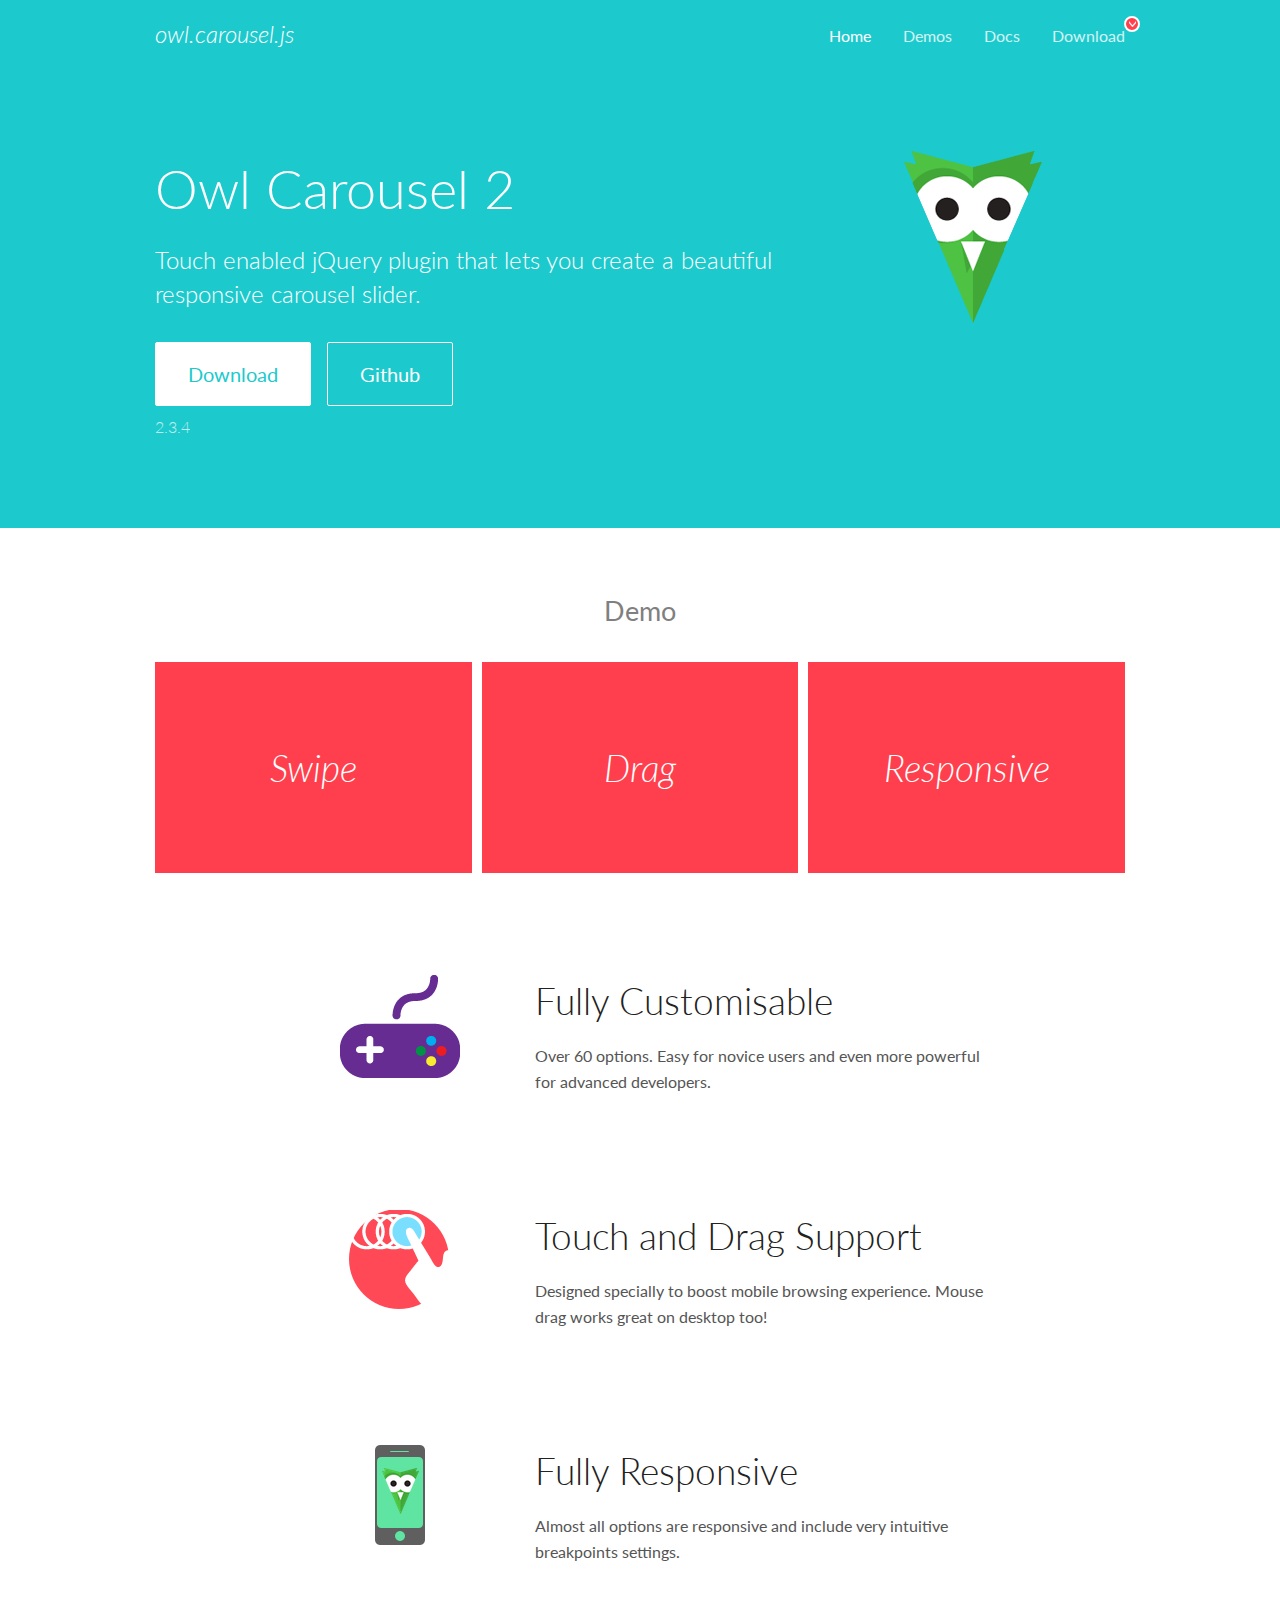
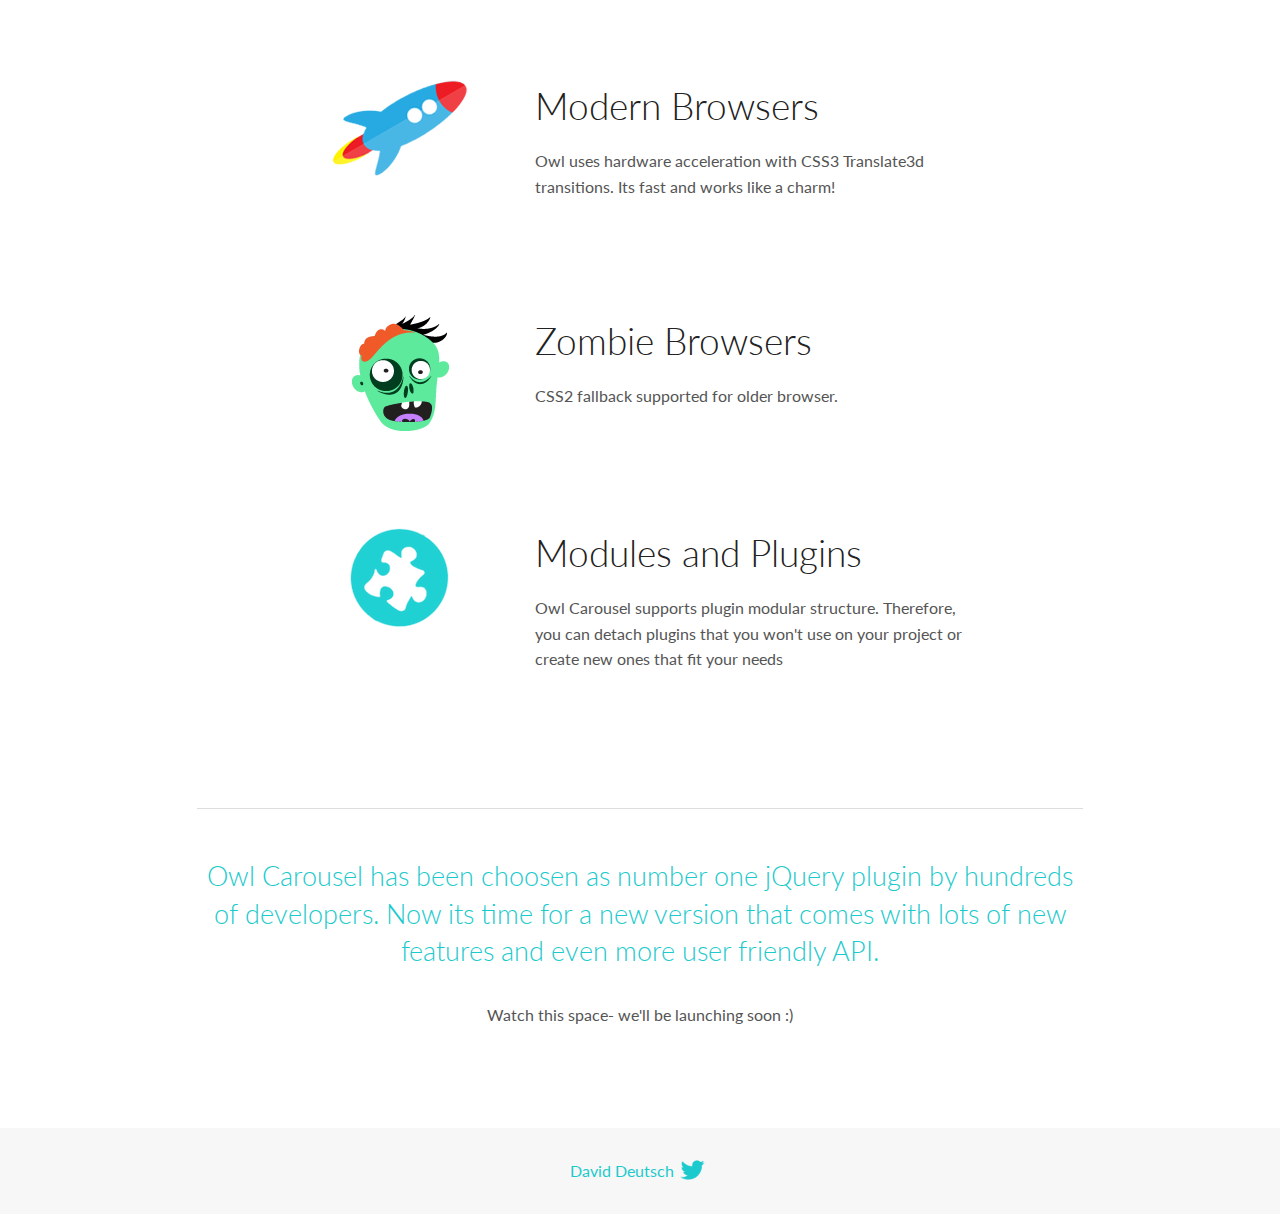
<file: plugins/OwlCarousel2-2.3.4/docs/index.html>
<!DOCTYPE html>
<html lang="en">
  <head>

    <!-- head -->
    <meta charset="utf-8">
    <meta name="msapplication-tap-highlight" content="no" />
    <meta name="viewport" content="width=device-width, initial-scale=1.0" />
    <meta name="description" content="Touch enabled jQuery plugin that lets you create beautiful responsive carousel slider.">
    <meta name="author" content="David Deutsch">
    <title>
      Home | Owl Carousel | 2.3.4
    </title>

    <!-- Stylesheets -->
    <link href='https://fonts.googleapis.com/css?family=Lato:300,400,700,400italic,300italic' rel='stylesheet' type='text/css'>
    <link rel="stylesheet" href="assets/css/docs.theme.min.css">

    <!-- Owl Stylesheets -->
    <link rel="stylesheet" href="assets/owlcarousel/assets/owl.carousel.min.css">
    <link rel="stylesheet" href="assets/owlcarousel/assets/owl.theme.default.min.css">

    <!-- HTML5 shim and Respond.js IE8 support of HTML5 elements and media queries -->

    <!--[if lt IE 9]>
      <script src="https://oss.maxcdn.com/libs/html5shiv/3.7.0/html5shiv.js"></script>
      <script src="https://oss.maxcdn.com/libs/respond.js/1.3.0/respond.min.js"></script>
    <![endif]-->

    <!-- Favicons -->
    <link rel="apple-touch-icon-precomposed" sizes="144x144" href="assets/ico/apple-touch-icon-144-precomposed.png">
    <link rel="shortcut icon" href="assets/ico/favicon.png">
    <link rel="shortcut icon" href="favicon.ico">

    <!-- Yeah i know js should not be in header. Its required for demos.-->

    <!-- javascript -->
    <script src="assets/vendors/jquery.min.js"></script>
    <script src="assets/owlcarousel/owl.carousel.js"></script>
  </head>
  <body>

    <!-- header -->
    <header class="header">
      <div class="row">
        <div class="large-12 columns">
          <div class="brand left">
            <h3>
              <a href="/OwlCarousel2/">owl.carousel.js</a> 
            </h3>
          </div>
          <a id="toggle-nav" class="right">
            <span></span> <span></span> <span></span> 
          </a> 
          <div class="nav-bar">
            <ul class="clearfix">
              <li class="active">
                <a href="/OwlCarousel2/index.html">Home</a> 
              </li>
              <li> <a href="/OwlCarousel2/demos/demos.html">Demos</a>  </li>
              <li> <a href="/OwlCarousel2/docs/started-welcome.html">Docs</a>  </li>
              <li>
                <a href="https://github.com/OwlCarousel2/OwlCarousel2/archive/2.3.4.zip">Download</a> 
                <span class="download"></span> 
              </li>
            </ul>
          </div>
        </div>
      </div>
    </header>

    <!-- home panel -->
    <section id="hero">
      <div class="row">
        <div class="large-8 medium-8 columns">
          <h1>Owl Carousel 2</h1>
          <h4>Touch enabled jQuery plugin that lets you create a beautiful responsive carousel slider.</h4>
          <a href="https://github.com/OwlCarousel2/OwlCarousel2/archive/2.3.4.zip" class="hero-button">Download</a> 
          <a href="https://github.com/OwlCarousel2/OwlCarousel2" class="hero-button outline">Github</a> 
          <p>2.3.4</p>
        </div>
        <div class="large-4 medium-4 columns">
          <img class="owl-logo" src="assets/img/owl-logo.png" alt="mr. Owl">
        </div>
      </div>
    </section>

    <!-- body -->
    <div class="home-demo">
      <div class="row">
        <div class="large-12 columns">
          <h3>Demo</h3>
          <div class="owl-carousel">
            <div class="item">
              <h2>Swipe</h2>
            </div>
            <div class="item">
              <h2>Drag</h2>
            </div>
            <div class="item">
              <h2>Responsive</h2>
            </div>
            <div class="item">
              <h2>CSS3</h2>
            </div>
            <div class="item">
              <h2>Fast</h2>
            </div>
            <div class="item">
              <h2>Easy</h2>
            </div>
            <div class="item">
              <h2>Free</h2>
            </div>
            <div class="item">
              <h2>Upgradable</h2>
            </div>
            <div class="item">
              <h2>Tons of options</h2>
            </div>
            <div class="item">
              <h2>Infinity</h2>
            </div>
            <div class="item">
              <h2>Auto Width</h2>
            </div>
          </div>
        </div>
      </div>
    </div>
    <script>
      var owl = $('.owl-carousel');
      owl.owlCarousel({
        margin: 10,
        loop: true,
        responsive: {
          0: {
            items: 1
          },
          600: {
            items: 2
          },
          1000: {
            items: 3
          }
        }
      })
    </script>

    <!-- features -->
    <div id="features">
      <div class="row">
        <div class="small-12 medium-9 small-centered columns">
          <section class="row feature">
            <div class="medium-4 small-12 columns">
              <img src="assets/img/feature-options.png" alt="">
            </div>
            <div class="medium-8 small-12 columns">
              <h2>Fully Customisable</h2>
              <p>Over 60 options. Easy for novice users and even more powerful for advanced developers.</p>
            </div>
          </section>
          <section class="row feature">
            <div class="medium-4 small-12 columns">
              <img src="assets/img/feature-drag.png" alt="">
            </div>
            <div class="medium-8 small-12 columns">
              <h2>Touch and Drag Support</h2>
              <p>Designed specially to boost mobile browsing experience. Mouse drag works great on desktop too!</p>
            </div>
          </section>
          <section class="row feature">
            <div class="medium-4 small-12 columns">
              <img src="assets/img/feature-responsive.png" alt="">
            </div>
            <div class="medium-8 small-12 columns">
              <h2>Fully Responsive</h2>
              <p>Almost all options are responsive and include very intuitive breakpoints settings.</p>
            </div>
          </section>
          <section class="row feature">
            <div class="medium-4 small-12 columns">
              <img src="assets/img/feature-modern.png" alt="">
            </div>
            <div class="medium-8 small-12 columns">
              <h2>Modern Browsers</h2>
              <p>Owl uses hardware acceleration with CSS3 Translate3d transitions. Its fast and works like a charm! </p>
            </div>
          </section>
          <section class="row feature">
            <div class="medium-4 small-12 columns">
              <img src="assets/img/feature-zombie.png" alt="">
            </div>
            <div class="medium-8 small-12 columns">
              <h2>Zombie Browsers</h2>
              <p>CSS2 fallback supported for older browser.</p>
            </div>
          </section>
          <section class="row feature">
            <div class="medium-4 small-12 columns">
              <img src="assets/img/feature-module.png" alt="">
            </div>
            <div class="medium-8 small-12 columns">
              <h2>Modules and Plugins</h2>
              <p>Owl Carousel supports plugin modular structure. Therefore, you can detach plugins that you won&#x27;t use on your project or create new ones that fit your needs</p>
            </div>
          </section>
        </div>
      </div>
    </div>

    <!-- footer -->
    <section id="teaser-text">
      <div class="row">
        <div class="small-12 medium-11 small-centered columns">
          <hr>
          <h3 id="owl-carousel-has-been-choosen-as-number-one-jquery-plugin-by-hundreds-of-developers-now-its-time-for-a-new-version-that-comes-with-lots-of-new-features-and-even-more-user-friendly-api-">Owl Carousel has been choosen as number one jQuery plugin by hundreds of developers. Now its time for a new version that comes with lots of new features and even more user friendly API.</h3>
          <p>Watch this space- we&#39;ll be launching soon :)</p>
        </div>
      </div>
    </section>

    <!-- footer -->
    <footer class="footer">
      <div class="row">
        <div class="large-12 columns">
          <h5>
            <a href="/OwlCarousel2/docs/support-contact.html">David Deutsch</a> 
            <a id="custom-tweet-button" href="https://twitter.com/share?url=https://github.com/OwlCarousel2/OwlCarousel2&text=Owl Carousel - This is so awesome! " target="_blank"></a> 
          </h5>
        </div>
      </div>
    </footer>

    <!-- vendors -->
    <script src="assets/vendors/highlight.js"></script>
    <script src="assets/js/app.js"></script>
  </body>
</html>
</file>
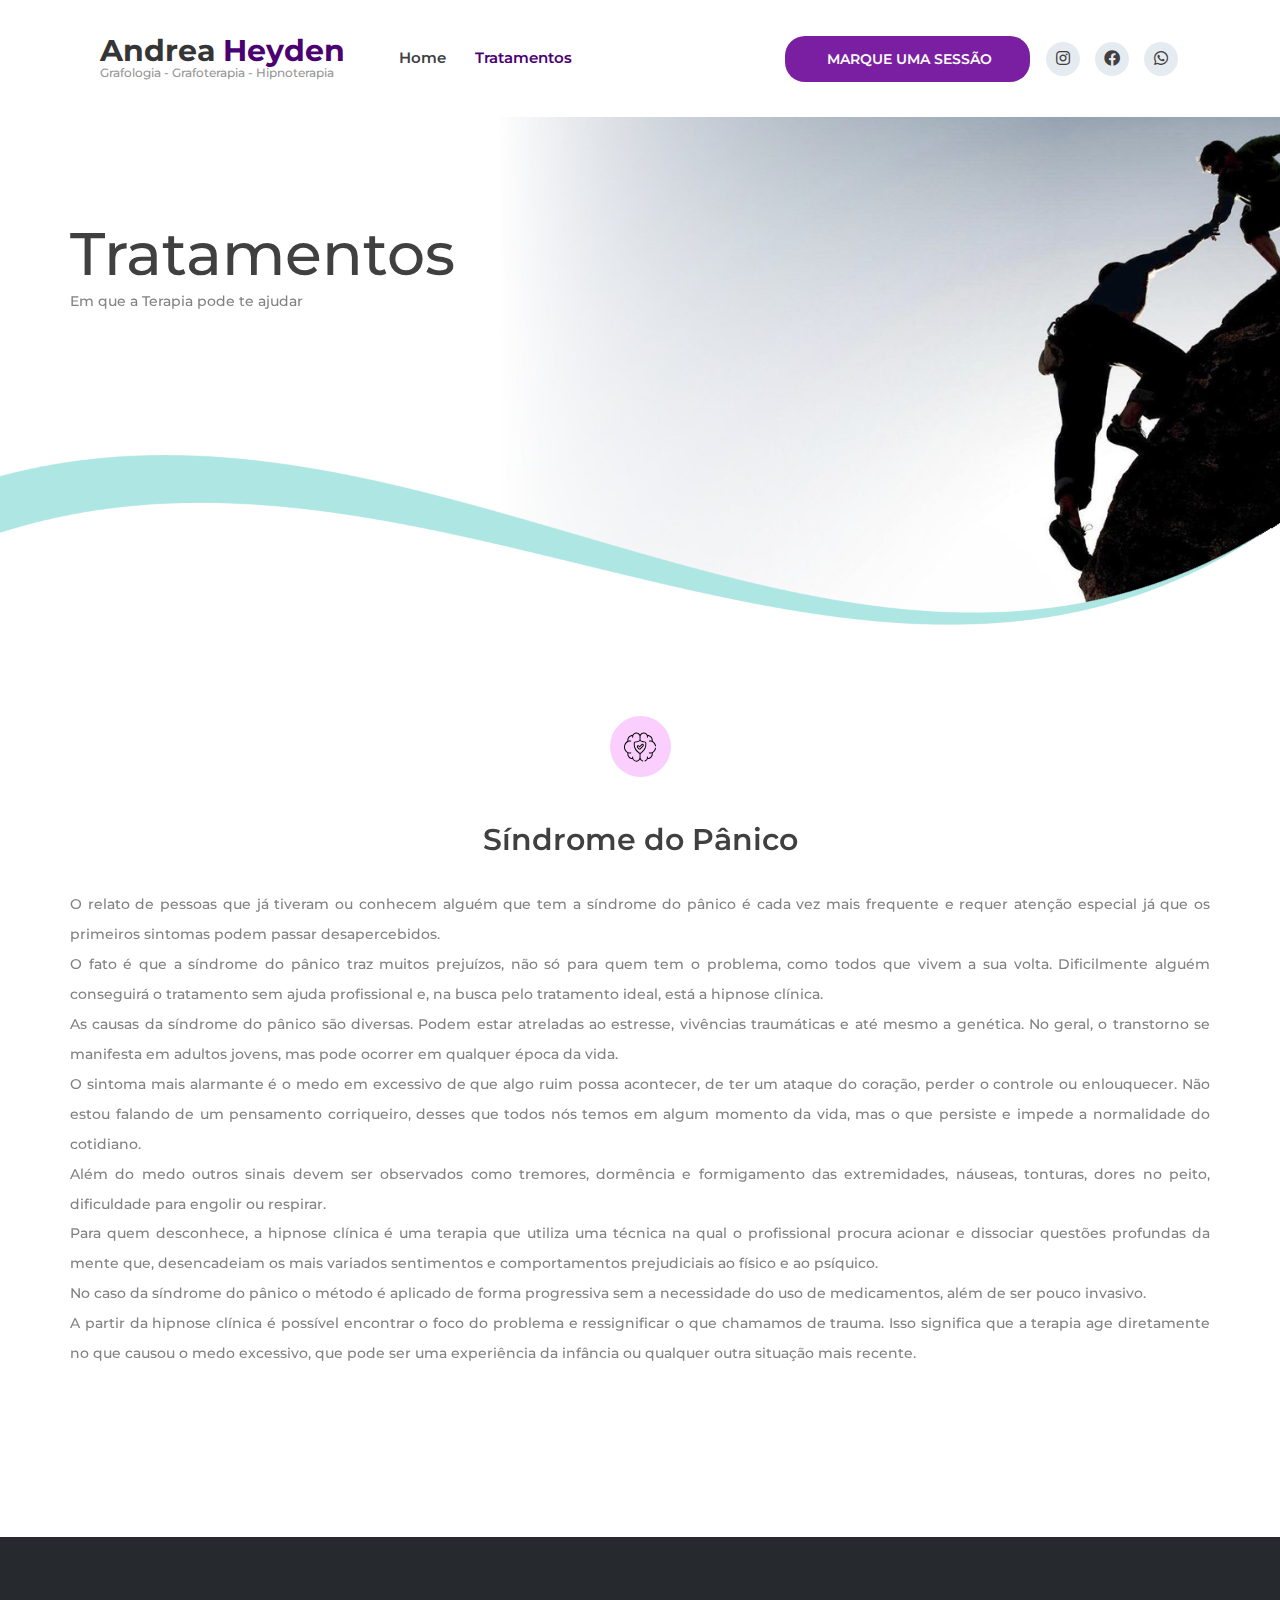
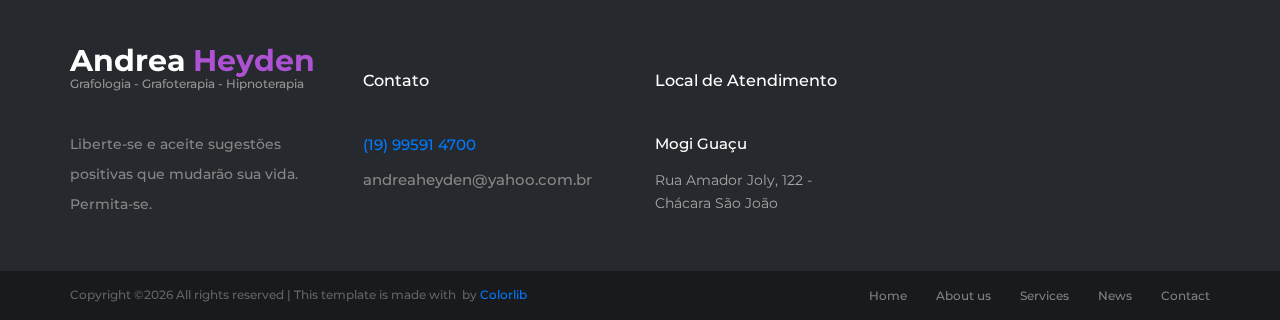
<file: blog.html>
<!DOCTYPE html>
<html lang="en">
<head>
<title>Tratamentos</title>
<meta charset="utf-8">
<meta http-equiv="X-UA-Compatible" content="IE=edge">
<meta name="description" content="Andrea Heyden Hipnose Clínica">
<meta name="viewport" content="width=device-width, initial-scale=1">
<link rel="stylesheet" type="text/css" href="styles/bootstrap-4.1.2/bootstrap.min.css">
<link href="https://use.fontawesome.com/releases/v5.5.0/css/all.css" rel="stylesheet" type="text/css">
<link rel="stylesheet" type="text/css" href="styles/blog.css">
<link rel="stylesheet" type="text/css" href="styles/blog_responsive.css">
</head>
<body>

<div class="super_container">

	<!-- Header -->

	<header class="header trans_400">
		<div class="header_content d-flex flex-row align-items-center jusity-content-start trans_400">

			<!-- Logo -->
			<div class="logo">
				<a href="#">
					<div>Andrea<span>Heyden</span></div>
					<div>Grafologia - Grafoterapia - Hipnoterapia</div>
				</a>
			</div>

			<!-- Main Navigation -->
			<nav class="main_nav">
				<ul class="d-flex flex-row align-items-center justify-content-start">
					<li><a href="index.html">Home</a></li>
					<!-- <li><a href="about.html">About us</a></li> -->
					<!-- <li><a href="services.html">Services</a></li> -->
					<li class="active"><a href="blog.html">Tratamentos</a></li>
					<!-- <li><a href="contact.html">Contact</a></li> -->
				</ul>
			</nav>
			<div class="header_extra d-flex flex-row align-items-center justify-content-end ml-auto">

				<!-- Work Hourse -->
				<!-- <div class="work_hours">Mo - Sat: 8:00am - 9:00pm</div> -->

				<!-- Header Phone -->
				<div class="header_phone"><a href="https://api.whatsapp.com/send?1=pt_BR&phone=5519995914700">(19) 99591 4700</a></div>
				<!-- Appointment Button -->
				<div class="button button_1 header_button"><a href="https://api.whatsapp.com/send?1=pt_BR&phone=5519995914700">Marque uma sessão</a></div>


				<!-- Header Social -->
				<div class="social header_social">
					<ul class="d-flex flex-row align-items-center justify-content-start" style="margin: 0;">
						<li><a href="https://www.instagram.com/andreaheyden/" target="_blank"><i class="fab fa-instagram" aria-hidden="true"></i></a></li>
						<li><a href="https://www.facebook.com/andrea.heyden.7" target="_blank"><i class="fab fa-facebook" aria-hidden="true"></i></a></li>
						<li><a href="https://api.whatsapp.com/send?1=pt_BR&phone=5519995914700"><i class="fab fa-whatsapp" aria-hidden="true"></i></a></li>
					</ul>
				</div>

				<!-- Hamburger -->
				<div class="hamburger"><i class="fa fa-bars" aria-hidden="true"></i></div>
			</div>
		</div>
	</header>

	<!-- Menu -->

	<div class="menu_overlay trans_400"></div>
	<div class="menu trans_400">
		<div class="menu_close_container"><div class="menu_close"><div></div><div></div></div></div>
		<nav class="menu_nav">
			<ul>
				<li><a href="index.html">Home</a></li>
				<!-- <li><a href="about.html">About us</a></li> -->
				<!-- <li><a href="services.html">Services</a></li> -->
				<li><a href="blog.html">Tratamentos</a></li>
				<!-- <li><a href="contact.html">Contact</a></li> -->
			</ul>
		</nav>
		<div class="menu_extra">
			<!-- <div class="menu_link">Mo - Sat: 8:00am - 9:00pm</div> -->
			<div class="menu_link"><a href="https://api.whatsapp.com/send?1=pt_BR&phone=5519995914700">(19) 99591 4700</a></div>
			<div class="menu_link"><a href="#">Marque uma sessão</a></div>
		</div>
		<div class="social menu_social">
			<ul class="d-flex flex-row align-items-center justify-content-start">
				<li><a href="https://www.instagram.com/andreaheyden/" target="_blank"><i class="fab fa-instagram" aria-hidden="true"></i></a></li>
				<li><a href="https://www.facebook.com/andrea.heyden.7" target="_blank"><i class="fab fa-facebook" aria-hidden="true"></i></a></li>
				<li><a href="https://api.whatsapp.com/send?1=pt_BR&phone=5519995914700"><i class="fab fa-whatsapp" aria-hidden="true"></i></a></li>
			</ul>
		</div>
	</div>

	<!-- Home -->

	<div class="home d-flex flex-column align-items-start justify-content-end">
		<div class="parallax_background parallax-window" data-parallax="scroll" data-image-src="images/blog.png" data-speed="0.8"></div>
		<div class="home_overlay"><img src="images/home_overlay.png" alt=""></div>
		<div class="home_container">
			<div class="container">
				<div class="row">
					<div class="col">
						<div class="home_content">
							<div class="home_title">Tratamentos</div>
							<div class="home_text">Em que a Terapia pode te ajudar</div>
						</div>
					</div>
				</div>
			</div>
		</div>
	</div>

	<!-- Blog -->

	<div class="blog">
		<div class="container">
			<div class="row">
				<div class="col">

					<!-- Blog Post -->
					<div class="blog_post">
						<!-- <div class="blog_post_image"><img src="images/blog_1.jpg" alt=""></div> -->
						<!-- <div class="blog_post_date d-flex flex-column align-items-center justify-content-center">
							<div class="date_day">19</div>
							<div class="date_month">June</div>
							<div class="date_year">2018</div>
						</div> -->
						<div class="icon_container d-flex flex-column align-items-center justify-content-center ml-auto mr-auto">
							<div class="icon"><img src="images/mental-illness.svg" alt="https://www.flaticon.com/authors/prosymbols"></div>
						</div>
						<div class="blog_post_title"><a href="#">Síndrome do Pânico</a></div>
						<!-- <div class="blog_post_info">
							<ul class="d-flex flex-row align-items-center justify-content-center">
								<li>by <a href="#">Dr. James Smith</a></li>
								<li>in <a href="#">Surgery</a></li>
								<li><a href="#">2 Comments</a></li>
							</ul>
						</div> -->
						<div class="blog_post_text text-justify">
							<p>O relato de pessoas que já tiveram ou conhecem alguém que tem a síndrome do pânico é cada vez mais frequente e requer atenção especial já que os primeiros sintomas podem passar desapercebidos.<br>

O fato é que a síndrome do pânico traz muitos prejuízos, não só para quem tem o problema, como todos que vivem a sua volta. Dificilmente alguém conseguirá o tratamento sem ajuda profissional e, na busca pelo tratamento ideal, está a hipnose clínica.<br>

As causas da síndrome do pânico são diversas. Podem estar atreladas ao estresse, vivências traumáticas e até mesmo a genética. No geral, o transtorno se manifesta em adultos jovens, mas pode ocorrer em qualquer época da vida.<br>

O sintoma mais alarmante é o medo em excessivo de que algo ruim possa acontecer, de ter um ataque do coração, perder o controle ou enlouquecer. Não estou falando de um pensamento corriqueiro, desses que todos nós temos em algum momento da vida, mas o que persiste e impede a normalidade do cotidiano.<br>

Além do medo outros sinais devem ser observados como tremores, dormência e formigamento das extremidades, náuseas, tonturas, dores no peito, dificuldade para engolir ou respirar.<br>

Para quem desconhece, a hipnose clínica é uma terapia que utiliza uma técnica na qual o profissional procura acionar e dissociar questões profundas da mente que, desencadeiam os mais variados sentimentos e comportamentos prejudiciais ao físico e ao psíquico.<br>

No caso da síndrome do pânico o método é aplicado de forma progressiva sem a necessidade do uso de medicamentos, além de ser pouco invasivo.<br>

A partir da hipnose clínica é possível encontrar o foco do problema e ressignificar o que chamamos de trauma. Isso significa que a terapia age diretamente no que causou o medo excessivo, que pode ser uma experiência da infância ou qualquer outra situação mais recente.<br>
							</p>
						</div>
						<!-- <div class="blog_post_button text-center"><div class="button button_1 ml-auto mr-auto"><a href="#">read more</a></div></div> -->
					</div>

				</div>
			</div>
			<div class="row page_nav_row">
				<div class="col">
					<div class="page_nav">
						<ul class="d-flex flex-row align-items-center justify-content-center">
							<!-- <li class="active"><a href="#">01.</a></li>
							<li><a href="#">02.</a></li>
							<li><a href="#">03.</a></li> -->
						</ul>
					</div>
				</div>
			</div>
		</div>
	</div>

	<!-- Newsletter -->

	<!-- <div class="newsletter">
		<div class="parallax_background parallax-window" data-parallax="scroll" data-image-src="images/newsletter.jpg" data-speed="0.8"></div>
		<div class="container">
			<div class="row">
				<div class="col text-center">
					<div class="newsletter_title">Subscribe to our newsletter</div>
				</div>
			</div>
			<div class="row newsletter_row">
				<div class="col-lg-8 offset-lg-2">
					<div class="newsletter_form_container">
						<form action="#" id="newsleter_form" class="newsletter_form">
							<input type="email" class="newsletter_input" placeholder="Your E-mail" required="required">
							<button class="newsletter_button">subscribe</button>
						</form>
					</div>
				</div>
			</div>
		</div>
	</div> -->

	<!-- Footer -->

	<footer class="footer">
		<div class="footer_content">
			<div class="container">
				<div class="row">

					<!-- Footer About -->
					<div class="col-lg-3 footer_col">
						<div class="footer_about">
							<div class="footer_logo">
								<a href="#">
									<div>Andrea<span>Heyden</span></div>
									<div>Grafologia - Grafoterapia - Hipnoterapia</div>
								</a>
							</div>
							<div class="footer_about_text">
								<p>Liberte-se e aceite sugestões positivas que mudarão sua vida. Permita-se.</p>
							</div>
						</div>
					</div>

					<!-- Footer Contact Info -->
					<div class="col-lg-3 footer_col">
						<div class="footer_contact">
							<div class="footer_title">Contato</div>
							<ul class="contact_list">
								<li><a href="https://api.whatsapp.com/send?1=pt_BR&phone=5519995914700">(19) 99591 4700</a></li>
								<li>andreaheyden@yahoo.com.br</li>
								<!-- <li>contact@gmail.com</li> -->
							</ul>
						</div>
					</div>

					<!-- Footer Locations -->
					<div class="col-lg-3 footer_col">
						<div class="footer_location">
							<div class="footer_title">Local de Atendimento</div>
							<ul class="locations_list">
								<li>
									<div class="location_title">Mogi Guaçu</div>
									<div class="location_text">Rua Amador Joly, 122 - Chácara São João</div>
								</li>
								<!-- <li>
									<div class="location_title">Los Angeles</div>
									<div class="location_text">1481 Creekside Lane Avila Beach, CA 931</div>
								</li> -->
							</ul>
						</div>
					</div>

					<!-- Footer Opening Hours -->
					<!-- <div class="col-lg-3 footer_col">
						<div class="opening_hours">
							<div class="footer_title">Opening Hours</div>
							<ul class="opening_hours_list">
								<li class="d-flex flex-row align-items-start justify-content-start">
									<div>Monday:</div>
									<div class="ml-auto">8:00am - 9:00pm</div>
								</li>
								<li class="d-flex flex-row align-items-start justify-content-start">
									<div>Thuesday:</div>
									<div class="ml-auto">8:00am - 9:00pm</div>
								</li>
								<li class="d-flex flex-row align-items-start justify-content-start">
									<div>Wednesday:</div>
									<div class="ml-auto">8:00am - 9:00pm</div>
								</li>
								<li class="d-flex flex-row align-items-start justify-content-start">
									<div>Thursday:</div>
									<div class="ml-auto">8:00am - 9:00pm</div>
								</li>
								<li class="d-flex flex-row align-items-start justify-content-start">
									<div>Friday:</div>
									<div class="ml-auto">8:00am - 7:00pm</div>
								</li>
							</ul>
						</div>
					</div> -->

				</div>
			</div>
		</div>
		<div class="footer_bar">
			<div class="container">
				<div class="row">
					<div class="col">
						<div class="footer_bar_content  d-flex flex-md-row flex-column align-items-md-center justify-content-start">
							<div class="copyright"><!-- Link back to Colorlib can't be removed. Template is licensed under CC BY 3.0. -->
Copyright &copy;<script>document.write(new Date().getFullYear());</script> All rights reserved | This template is made with <i class="fa fa-heart-o" aria-hidden="true"></i> by <a href="https://colorlib.com" target="_blank">Colorlib</a>
<!-- Link back to Colorlib can't be removed. Template is licensed under CC BY 3.0. -->
</div>
							<nav class="footer_nav ml-md-auto">
								<ul class="d-flex flex-row align-items-center justify-content-start">
									<li><a href="index.html">Home</a></li>
									<li><a href="about.html">About us</a></li>
									<li><a href="services.html">Services</a></li>
									<li><a href="blog.html">News</a></li>
									<li><a href="contact.html">Contact</a></li>
								</ul>
							</nav>
						</div>
					</div>
				</div>
			</div>
		</div>
	</footer>
</div>

<script src="js/jquery-3.2.1.min.js"></script>
<script src="styles/bootstrap-4.1.2/popper.js"></script>
<script src="styles/bootstrap-4.1.2/bootstrap.min.js"></script>
<script src="plugins/greensock/TweenMax.min.js"></script>
<script src="plugins/greensock/TimelineMax.min.js"></script>
<script src="plugins/scrollmagic/ScrollMagic.min.js"></script>
<script src="plugins/greensock/animation.gsap.min.js"></script>
<script src="plugins/greensock/ScrollToPlugin.min.js"></script>
<script src="plugins/easing/easing.js"></script>
<script src="plugins/parallax-js-master/parallax.min.js"></script>
<script src="js/blog.js"></script>

<!-- Global site tag (gtag.js) - Google Analytics -->
<script async src="https://www.googletagmanager.com/gtag/js?id=UA-23581568-13"></script>
<script>
  window.dataLayer = window.dataLayer || [];
  function gtag(){dataLayer.push(arguments);}
  gtag('js', new Date());

  gtag('config', 'UA-23581568-13');
</script>

</body>
</html>
</file>
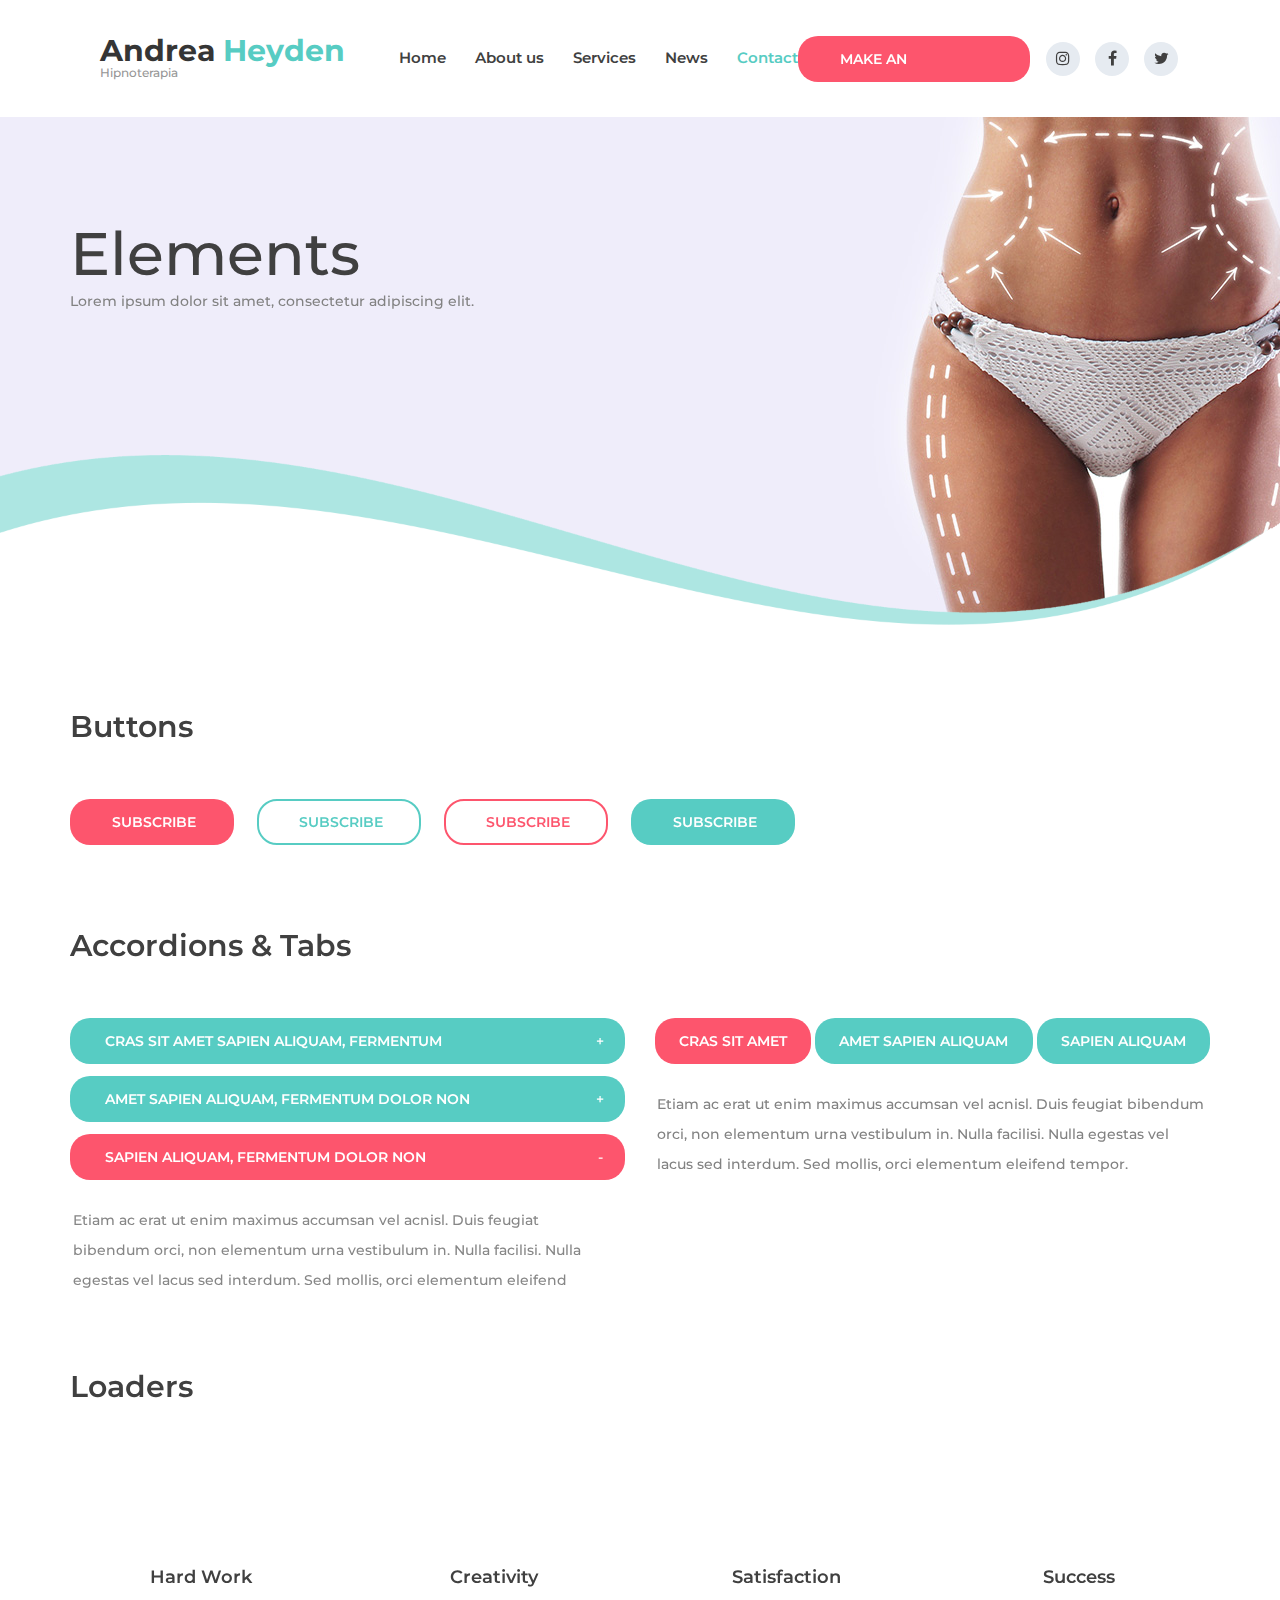
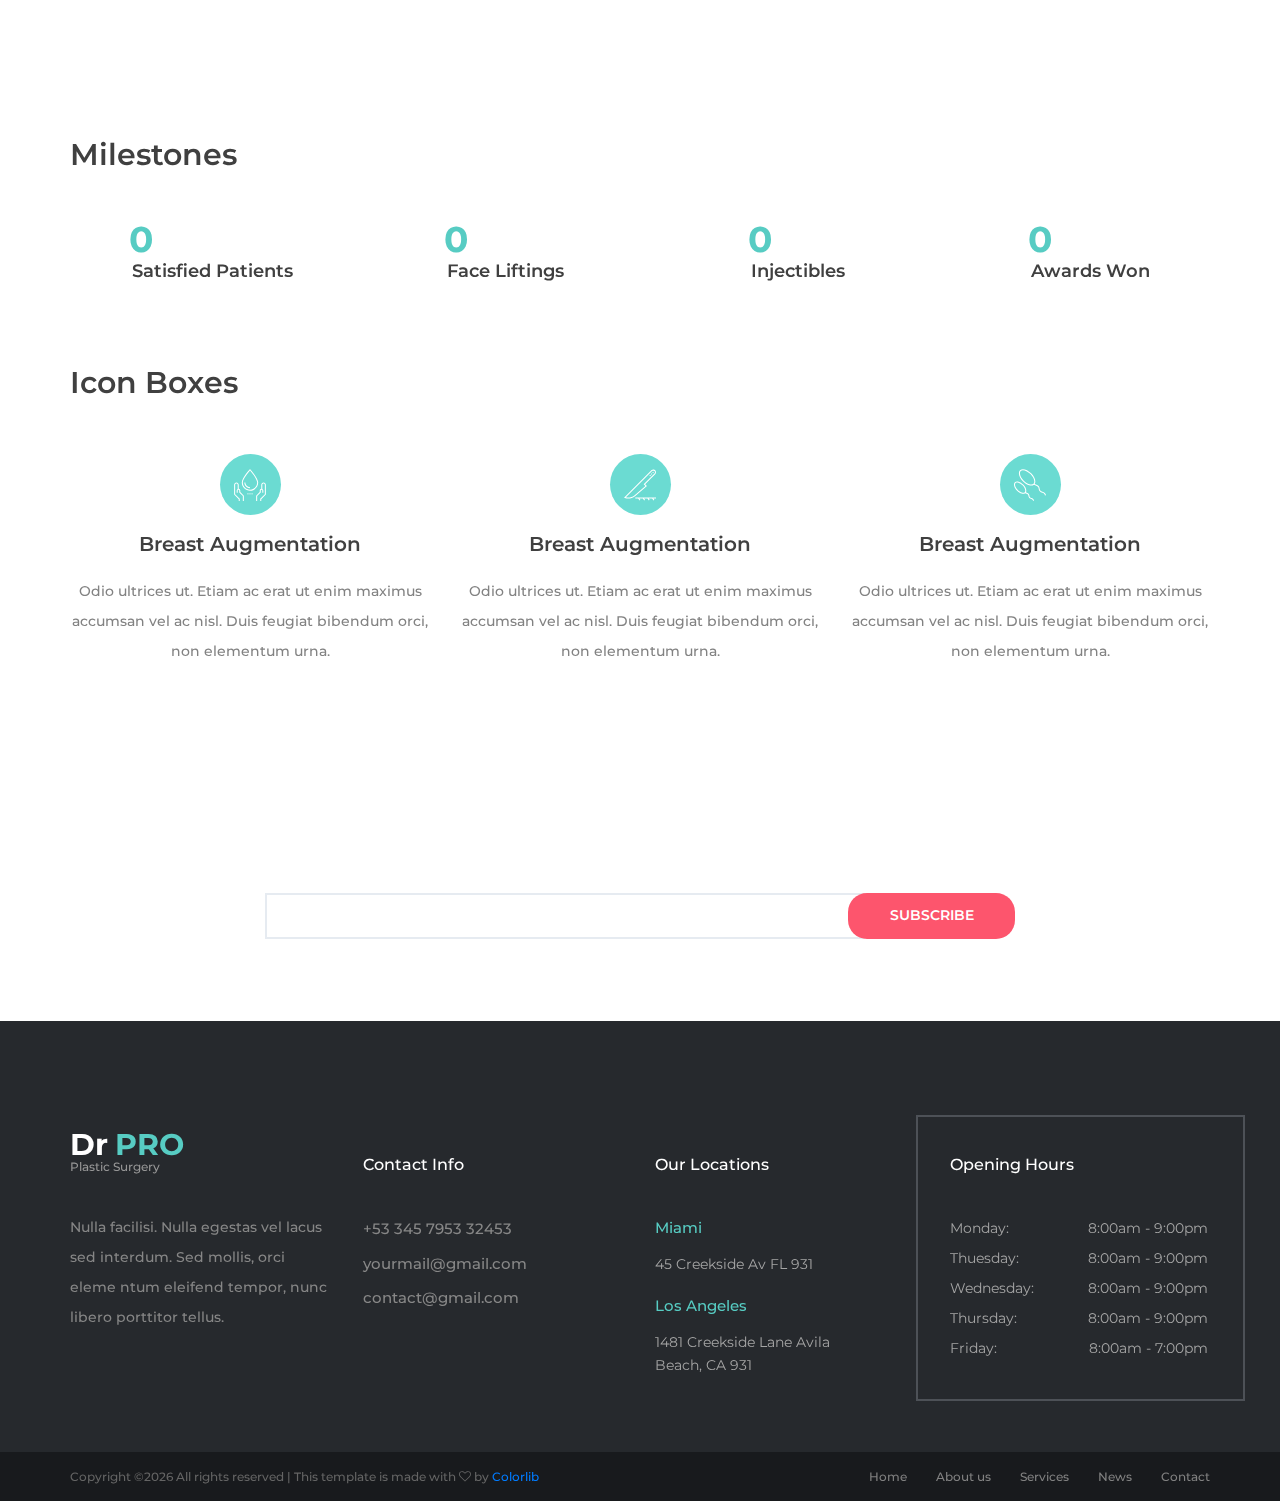
<file: elements.html>
<!DOCTYPE html>
<html lang="en">
<head>
<title>Elements</title>
<meta charset="utf-8">
<meta http-equiv="X-UA-Compatible" content="IE=edge">
<meta name="description" content="Andrea Heyden Hipnose Clínica">
<meta name="viewport" content="width=device-width, initial-scale=1">
<link rel="stylesheet" type="text/css" href="styles/bootstrap-4.1.2/bootstrap.min.css">
<link href="plugins/font-awesome-4.7.0/css/font-awesome.min.css" rel="stylesheet" type="text/css">
<link rel="stylesheet" type="text/css" href="styles/elements.css">
<link rel="stylesheet" type="text/css" href="styles/elements_responsive.css">
</head>
<body>

<div class="super_container">

	<!-- Header -->

	<header class="header trans_400">
		<div class="header_content d-flex flex-row align-items-center jusity-content-start trans_400">

			<!-- Logo -->
			<div class="logo">
				<a href="#">
					<div>Andrea<span>Heyden</span></div>
					<div>Hipnoterapia</div>
				</a>
			</div>

			<!-- Main Navigation -->
			<nav class="main_nav">
				<ul class="d-flex flex-row align-items-center justify-content-start">
					<li><a href="index.html">Home</a></li>
					<li><a href="about.html">About us</a></li>
					<li><a href="services.html">Services</a></li>
					<li><a href="blog.html">News</a></li>
					<li class="active"><a href="contact.html">Contact</a></li>
				</ul>
			</nav>
			<div class="header_extra d-flex flex-row align-items-center justify-content-end ml-auto">

				<!-- Work Hourse -->
				<div class="work_hours">Mo - Sat: 8:00am - 9:00pm</div>

				<!-- Header Phone -->
				<div class="header_phone">+34 586 778 8892</div>

				<!-- Appointment Button -->
				<div class="button button_1 header_button"><a href="#">Make an Appointment</a></div>

				<!-- Header Social -->
				<div class="social header_social">
					<ul class="d-flex flex-row align-items-center justify-content-start">
						<li><a href="#"><i class="fa fa-instagram" aria-hidden="true"></i></a></li>
						<li><a href="#"><i class="fa fa-facebook" aria-hidden="true"></i></a></li>
						<li><a href="#"><i class="fa fa-twitter" aria-hidden="true"></i></a></li>
					</ul>
				</div>

				<!-- Hamburger -->
				<div class="hamburger"><i class="fa fa-bars" aria-hidden="true"></i></div>
			</div>
		</div>
	</header>

	<!-- Menu -->

	<div class="menu_overlay trans_400"></div>
	<div class="menu trans_400">
		<div class="menu_close_container"><div class="menu_close"><div></div><div></div></div></div>
		<nav class="menu_nav">
			<ul>
				<li><a href="index.html">Home</a></li>
				<li><a href="about.html">About us</a></li>
				<li><a href="services.html">Services</a></li>
				<li><a href="blog.html">News</a></li>
				<li><a href="contact.html">Contact</a></li>
			</ul>
		</nav>
		<div class="menu_extra">
			<div class="menu_link">Mo - Sat: 8:00am - 9:00pm</div>
			<div class="menu_link">+34 586 778 8892</div>
			<div class="menu_link"><a href="#">Make an appointment</a></div>
		</div>
		<div class="social menu_social">
			<ul class="d-flex flex-row align-items-center justify-content-start">
				<li><a href="#"><i class="fa fa-instagram" aria-hidden="true"></i></a></li>
				<li><a href="#"><i class="fa fa-facebook" aria-hidden="true"></i></a></li>
				<li><a href="#"><i class="fa fa-twitter" aria-hidden="true"></i></a></li>
			</ul>
		</div>
	</div>

	<!-- Home -->

	<div class="home d-flex flex-column align-items-start justify-content-end">
		<div class="parallax_background parallax-window" data-parallax="scroll" data-image-src="images/elements.jpg" data-speed="0.8"></div>
		<div class="home_overlay"><img src="images/home_overlay.png" alt=""></div>
		<div class="home_container">
			<div class="container">
				<div class="row">
					<div class="col">
						<div class="home_content">
							<div class="home_title">Elements</div>
							<div class="home_text">Lorem ipsum dolor sit amet, consectetur adipiscing elit.</div>
						</div>
					</div>
				</div>
			</div>
		</div>
	</div>

	<!-- Elements -->

	<div class="elements">
		<div class="container">
			<div class="row">
				<div class="col">

					<!-- Buttons -->
					<div class="buttons">
						<div class="elements_title">Buttons</div>
						<div class="buttons_container d-flex flex-row align-items-start justify-content-start flex-wrap">
							<div class="button button_1"><a href="#">subscribe</a></div>
							<div class="button button_2"><a href="#">subscribe</a></div>
							<div class="button button_3"><a href="#">subscribe</a></div>
							<div class="button button_4"><a href="#">subscribe</a></div>
						</div>
					</div>

					<!-- Accordions & Tabs -->

					<div class="accordions_and_tabs">
						<div class="elements_title">Accordions & Tabs</div>

						<div class="row accordidons_and_tabs_row">

							<!-- Accordions -->
							<div class="col-lg-6">
								<div class="accordions">

									<!-- Accordion -->
									<div class="accordion_container">
										<div class="accordion d-flex flex-row align-items-center"><div>Cras sit amet sapien aliquam, fermentum</div></div>
										<div class="accordion_panel">
											<div>
												<p>Etiam ac erat ut enim maximus accumsan vel acnisl. Duis feugiat bibendum orci, non elementum urna vestibulum in. Nulla facilisi. Nulla egestas vel lacus sed interdum. Sed mollis, orci elementum eleifend tempor.</p>
											</div>
										</div>
									</div>

									<!-- Accordion -->
									<div class="accordion_container">
										<div class="accordion d-flex flex-row align-items-center"><div>amet sapien aliquam, fermentum dolor non</div></div>
										<div class="accordion_panel">
											<div>
												<p>Etiam ac erat ut enim maximus accumsan vel acnisl. Duis feugiat bibendum orci, non elementum urna vestibulum in. Nulla facilisi. Nulla egestas vel lacus sed interdum. Sed mollis, orci elementum eleifend tempor.</p>
											</div>
										</div>
									</div>

									<!-- Accordion -->
									<div class="accordion_container">
										<div class="accordion d-flex flex-row align-items-center active"><div>sapien aliquam, fermentum dolor non</div></div>
										<div class="accordion_panel">
											<div>
												<p>Etiam ac erat ut enim maximus accumsan vel acnisl. Duis feugiat bibendum orci, non elementum urna vestibulum in. Nulla facilisi. Nulla egestas vel lacus sed interdum. Sed mollis, orci elementum eleifend tempor.</p>
											</div>
										</div>
									</div>

								</div>
							</div>

							<!-- Tabs -->
							<div class="col-lg-6 tabs_col">
								<div class="tabs_container">

									<div class="tabs d-flex flex-row align-items-center justify-content-start flex-wrap">
										<div class="tab active">cras sit amet</div>
										<div class="tab">amet sapien aliquam</div>
										<div class="tab">sapien aliquam</div>
									</div>
									<div class="tab_panels">
										<div class="tab_panel active">
											<div class="tab_panel_content d-flex flex-row align-items-start justify-content-start">
												<div class="tab_text">
													<p>Etiam ac erat ut enim maximus accumsan vel acnisl. Duis feugiat bibendum orci, non elementum urna vestibulum in. Nulla facilisi. Nulla egestas vel lacus sed interdum. Sed mollis, orci elementum eleifend tempor.</p>
												</div>
											</div>
										</div>
										<div class="tab_panel">
											<div class="tab_panel_content">
												<div class="tab_text">
													<p>Etiam ac erat ut enim maximus accumsan vel acnisl. Duis feugiat bibendum orci, non elementum urna vestibulum in. Nulla facilisi. Nulla egestas vel lacus sed interdum. Sed mollis, orci elementum eleifend tempor.</p>
												</div>
											</div>
										</div>
										<div class="tab_panel">
											<div class="tab_panel_content">
												<div class="tab_text">
													<p>Etiam ac erat ut enim maximus accumsan vel acnisl. Duis feugiat bibendum orci, non elementum urna vestibulum in. Nulla facilisi. Nulla egestas vel lacus sed interdum. Sed mollis, orci elementum eleifend tempor.</p>
												</div>
											</div>
										</div>
									</div>

								</div>
							</div>
						</div>
					</div>

					<!-- Loaders -->
					<div class="loaders">
						<div class="elements_title">Loaders</div>
						<div class="row loaders_row">

							<!-- Loader -->
							<div class="col-xl-3 col-md-6 loader_col">
								<!-- Loader -->
								<div class="loader_container text-center">
									<div class="loader text-center" data-perc="0.95"></div>
									<div class="loader_content">
										<div class="loader_title">Hard Work</div>
									</div>
								</div>
							</div>

							<!-- Loader -->
							<div class="col-xl-3 col-md-6 loader_col">
								<!-- Loader -->
								<div class="loader_container text-center">
									<div class="loader text-center" data-perc="0.75"></div>
									<div class="loader_content">
										<div class="loader_title">Creativity</div>
									</div>
								</div>
							</div>

							<!-- Loader -->
							<div class="col-xl-3 col-md-6 loader_col">
								<!-- Loader -->
								<div class="loader_container text-center">
									<div class="loader text-center" data-perc="1.00"></div>
									<div class="loader_content">
										<div class="loader_title">Satisfaction</div>
									</div>
								</div>
							</div>

							<!-- Loader -->
							<div class="col-xl-3 col-md-6 loader_col">
								<!-- Loader -->
								<div class="loader_container text-center">
									<div class="loader text-center" data-perc="0.85"></div>
									<div class="loader_content">
										<div class="loader_title">Success</div>
									</div>
								</div>
							</div>

						</div>
					</div>

					<!-- Milestones -->
					<div class="milestones">
						<div class="elements_title">Milestones</div>
						<div class="row milestones_row">

							<!-- Milestone -->
							<div class="col-xl-3 col-md-6 milestone_col">
								<div class="milestone d-flex flex-row align-items-end justify-content-xl-center justify-content-start">
									<div class="milestone_content">
										<div class="milestone_counter" data-end-value="5000" data-sign-after="+">0</div>
										<div class="milestone_text">Satisfied Patients</div>
									</div>
								</div>
							</div>

							<!-- Milestone -->
							<div class="col-xl-3 col-md-6 milestone_col">
								<div class="milestone d-flex flex-row align-items-end justify-content-xl-center justify-content-start">
									<div class="milestone_content">
										<div class="milestone_counter" data-end-value="352">0</div>
										<div class="milestone_text">Face Liftings</div>
									</div>
								</div>
							</div>

							<!-- Milestone -->
							<div class="col-xl-3 col-md-6 milestone_col">
								<div class="milestone d-flex flex-row align-items-end justify-content-xl-center justify-content-start">
									<div class="milestone_content">
										<div class="milestone_counter" data-end-value="718">0</div>
										<div class="milestone_text">Injectibles</div>
									</div>

								</div>
							</div>

							<!-- Milestone -->
							<div class="col-xl-3 col-md-6 milestone_col">
								<div class="milestone d-flex flex-row align-items-end justify-content-xl-center justify-content-start">
									<div class="milestone_content">
										<div class="milestone_counter" data-end-value="5">0</div>
										<div class="milestone_text">Awards Won</div>
									</div>
								</div>
							</div>

						</div>
					</div>

					<!-- Icon Boxes -->
					<div class="icon_boxes">
						<div class="elements_title">Icon Boxes</div>
						<div class="row services_row">

							<!-- Service -->
							<div class="col-xl-4 col-md-6 service_col">
								<div class="service text-center">
									<div class="service">
										<div class="icon_container d-flex flex-column align-items-center justify-content-center ml-auto mr-auto">
											<div class="icon"><img src="images/icon_4.svg" alt="https://www.flaticon.com/authors/prosymbols"></div>
										</div>
										<div class="service_title">Breast Augmentation</div>
										<div class="service_text">
											<p>Odio ultrices ut. Etiam ac erat ut enim maximus accumsan vel ac nisl. Duis feugiat bibendum orci, non elementum urna.</p>
										</div>
									</div>
								</div>
							</div>

							<!-- Service -->
							<div class="col-xl-4 col-md-6 service_col">
								<div class="service text-center">
									<div class="service">
										<div class="icon_container d-flex flex-column align-items-center justify-content-center ml-auto mr-auto">
											<div class="icon"><img src="images/icon_5.svg" alt="https://www.flaticon.com/authors/prosymbols"></div>
										</div>
										<div class="service_title">Breast Augmentation</div>
										<div class="service_text">
											<p>Odio ultrices ut. Etiam ac erat ut enim maximus accumsan vel ac nisl. Duis feugiat bibendum orci, non elementum urna.</p>
										</div>
									</div>
								</div>
							</div>

							<!-- Service -->
							<div class="col-xl-4 col-md-6 service_col">
								<div class="service text-center">
									<div class="service">
										<div class="icon_container d-flex flex-column align-items-center justify-content-center ml-auto mr-auto">
											<div class="icon"><img src="images/icon_6.svg" alt="https://www.flaticon.com/authors/prosymbols"></div>
										</div>
										<div class="service_title">Breast Augmentation</div>
										<div class="service_text">
											<p>Odio ultrices ut. Etiam ac erat ut enim maximus accumsan vel ac nisl. Duis feugiat bibendum orci, non elementum urna.</p>
										</div>
									</div>
								</div>
							</div>

						</div>
					</div>
				</div>
			</div>
		</div>
	</div>

	<!-- Newsletter -->

	<div class="newsletter">
		<div class="parallax_background parallax-window" data-parallax="scroll" data-image-src="images/newsletter.jpg" data-speed="0.8"></div>
		<div class="container">
			<div class="row">
				<div class="col text-center">
					<div class="newsletter_title">Subscribe to our newsletter</div>
				</div>
			</div>
			<div class="row newsletter_row">
				<div class="col-lg-8 offset-lg-2">
					<div class="newsletter_form_container">
						<form action="#" id="newsleter_form" class="newsletter_form">
							<input type="email" class="newsletter_input" placeholder="Your E-mail" required="required">
							<button class="newsletter_button">subscribe</button>
						</form>
					</div>
				</div>
			</div>
		</div>
	</div>

	<!-- Footer -->

	<footer class="footer">
		<div class="footer_content">
			<div class="container">
				<div class="row">

					<!-- Footer About -->
					<div class="col-lg-3 footer_col">
						<div class="footer_about">
							<div class="footer_logo">
								<a href="#">
									<div>Dr<span>PRO</span></div>
									<div>Plastic Surgery</div>
								</a>
							</div>
							<div class="footer_about_text">
								<p>Nulla facilisi. Nulla egestas vel lacus sed interdum. Sed mollis, orci eleme ntum eleifend tempor, nunc libero porttitor tellus.</p>
							</div>
						</div>
					</div>

					<!-- Footer Contact Info -->
					<div class="col-lg-3 footer_col">
						<div class="footer_contact">
							<div class="footer_title">Contact Info</div>
							<ul class="contact_list">
								<li>+53 345 7953 32453</li>
								<li>yourmail@gmail.com</li>
								<li>contact@gmail.com</li>
							</ul>
						</div>
					</div>

					<!-- Footer Locations -->
					<div class="col-lg-3 footer_col">
						<div class="footer_location">
							<div class="footer_title">Our Locations</div>
							<ul class="locations_list">
								<li>
									<div class="location_title">Miami</div>
									<div class="location_text">45 Creekside Av  FL 931</div>
								</li>
								<li>
									<div class="location_title">Los Angeles</div>
									<div class="location_text">1481 Creekside Lane Avila Beach, CA 931</div>
								</li>
							</ul>
						</div>
					</div>

					<!-- Footer Opening Hours -->
					<div class="col-lg-3 footer_col">
						<div class="opening_hours">
							<div class="footer_title">Opening Hours</div>
							<ul class="opening_hours_list">
								<li class="d-flex flex-row align-items-start justify-content-start">
									<div>Monday:</div>
									<div class="ml-auto">8:00am - 9:00pm</div>
								</li>
								<li class="d-flex flex-row align-items-start justify-content-start">
									<div>Thuesday:</div>
									<div class="ml-auto">8:00am - 9:00pm</div>
								</li>
								<li class="d-flex flex-row align-items-start justify-content-start">
									<div>Wednesday:</div>
									<div class="ml-auto">8:00am - 9:00pm</div>
								</li>
								<li class="d-flex flex-row align-items-start justify-content-start">
									<div>Thursday:</div>
									<div class="ml-auto">8:00am - 9:00pm</div>
								</li>
								<li class="d-flex flex-row align-items-start justify-content-start">
									<div>Friday:</div>
									<div class="ml-auto">8:00am - 7:00pm</div>
								</li>
							</ul>
						</div>
					</div>

				</div>
			</div>
		</div>
		<div class="footer_bar">
			<div class="container">
				<div class="row">
					<div class="col">
						<div class="footer_bar_content  d-flex flex-md-row flex-column align-items-md-center justify-content-start">
							<div class="copyright"><!-- Link back to Colorlib can't be removed. Template is licensed under CC BY 3.0. -->
Copyright &copy;<script>document.write(new Date().getFullYear());</script> All rights reserved | This template is made with <i class="fa fa-heart-o" aria-hidden="true"></i> by <a href="https://colorlib.com" target="_blank">Colorlib</a>
<!-- Link back to Colorlib can't be removed. Template is licensed under CC BY 3.0. -->
</div>
							<nav class="footer_nav ml-md-auto">
								<ul class="d-flex flex-row align-items-center justify-content-start">
									<li><a href="index.html">Home</a></li>
									<li><a href="about.html">About us</a></li>
									<li><a href="services.html">Services</a></li>
									<li><a href="blog.html">News</a></li>
									<li><a href="contact.html">Contact</a></li>
								</ul>
							</nav>
						</div>
					</div>
				</div>
			</div>
		</div>
	</footer>
</div>

<script src="js/jquery-3.2.1.min.js"></script>
<script src="styles/bootstrap-4.1.2/popper.js"></script>
<script src="styles/bootstrap-4.1.2/bootstrap.min.js"></script>
<script src="plugins/greensock/TweenMax.min.js"></script>
<script src="plugins/greensock/TimelineMax.min.js"></script>
<script src="plugins/scrollmagic/ScrollMagic.min.js"></script>
<script src="plugins/greensock/animation.gsap.min.js"></script>
<script src="plugins/greensock/ScrollToPlugin.min.js"></script>
<script src="plugins/easing/easing.js"></script>
<script src="plugins/parallax-js-master/parallax.min.js"></script>
<script src="plugins/progressbar/progressbar.min.js"></script>
<script src="js/elements.js"></script>

<!-- Global site tag (gtag.js) - Google Analytics -->
<script async src="https://www.googletagmanager.com/gtag/js?id=UA-23581568-13"></script>
<script>
  window.dataLayer = window.dataLayer || [];
  function gtag(){dataLayer.push(arguments);}
  gtag('js', new Date());

  gtag('config', 'UA-23581568-13');
</script>

</body>
</html>
</file>
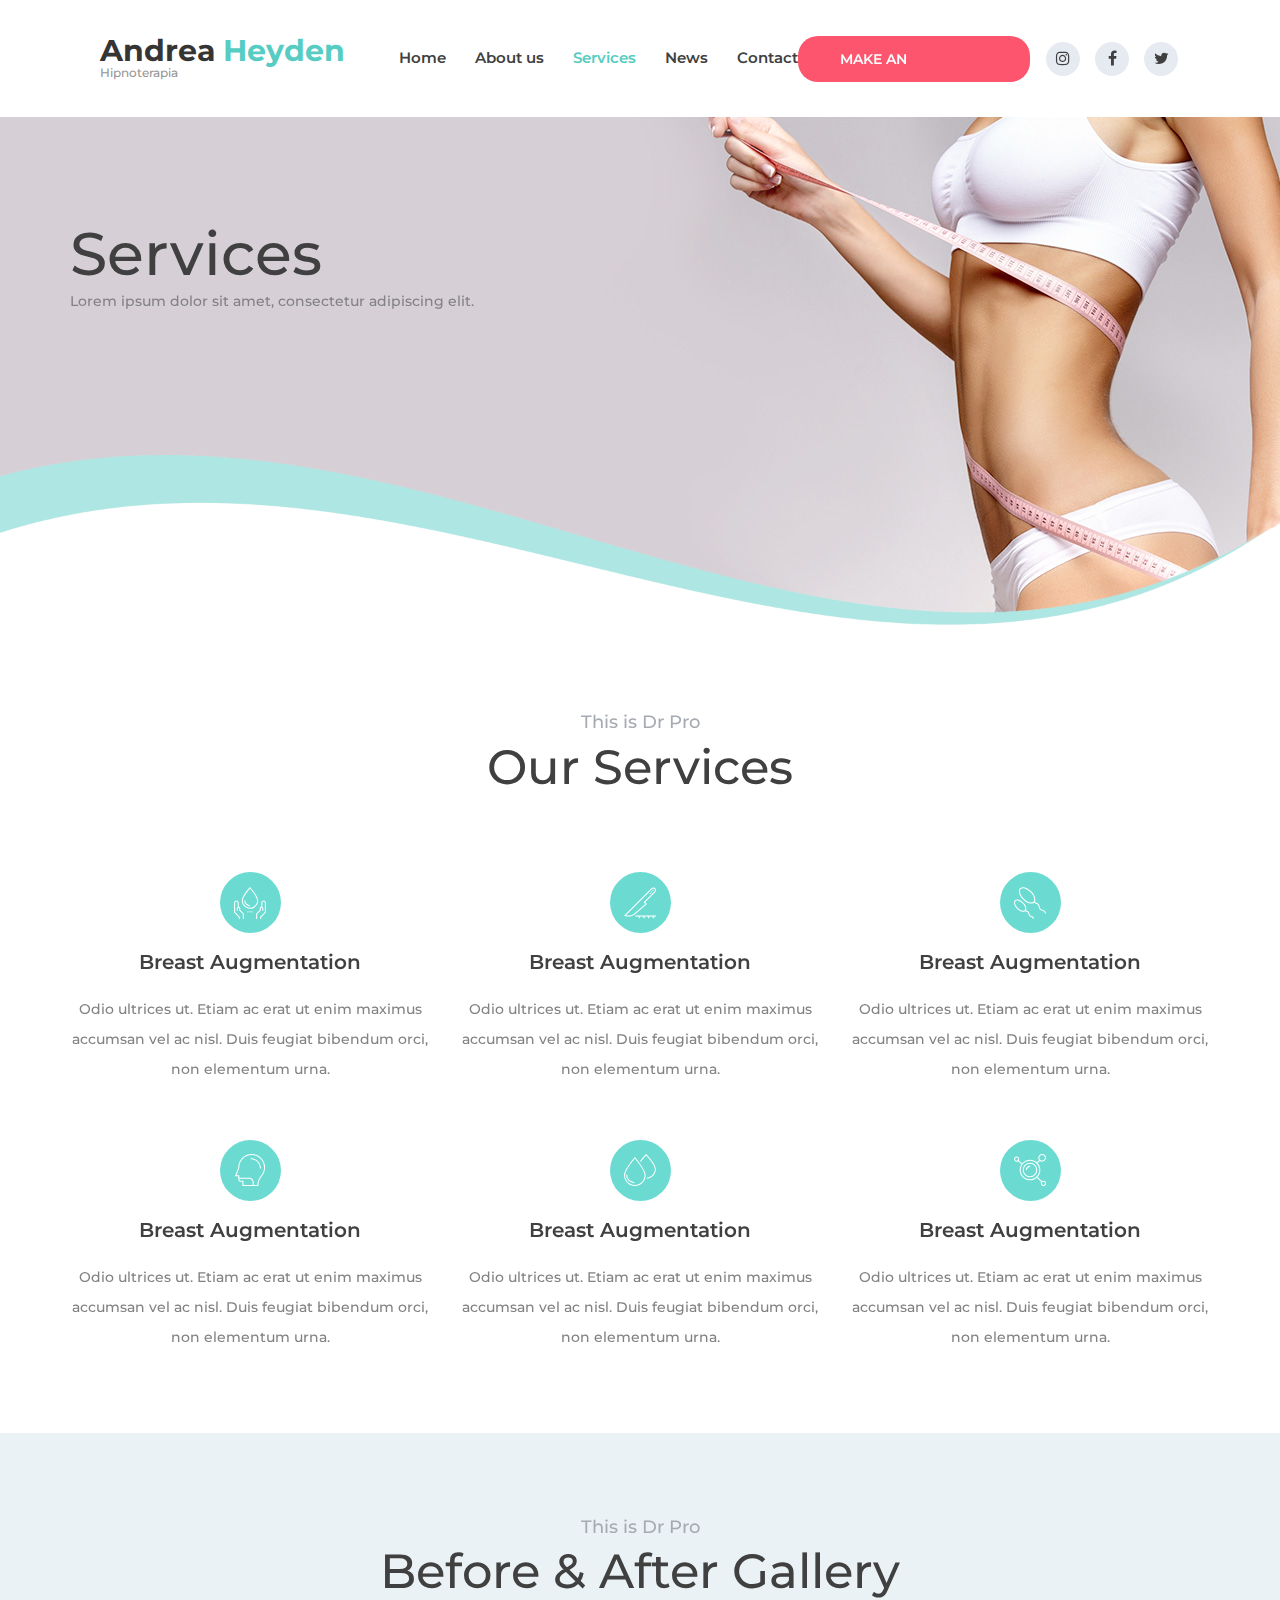
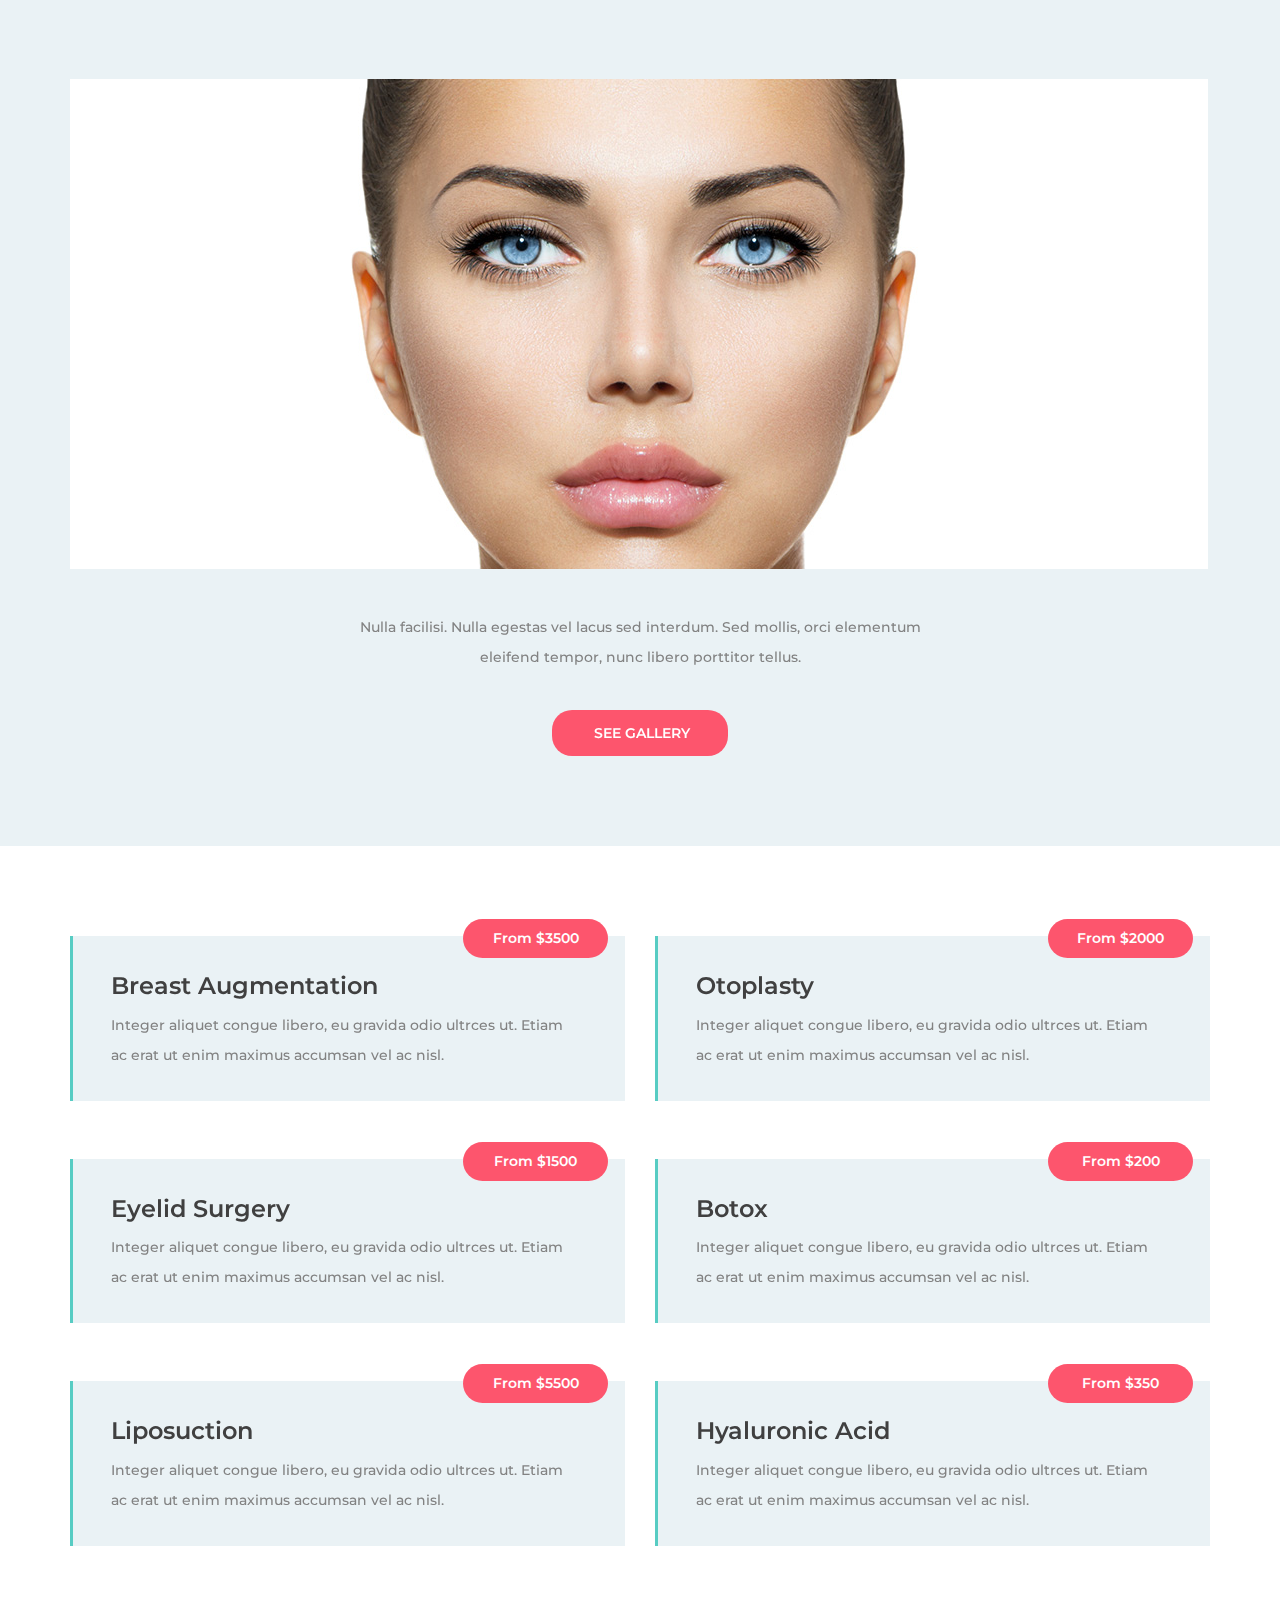
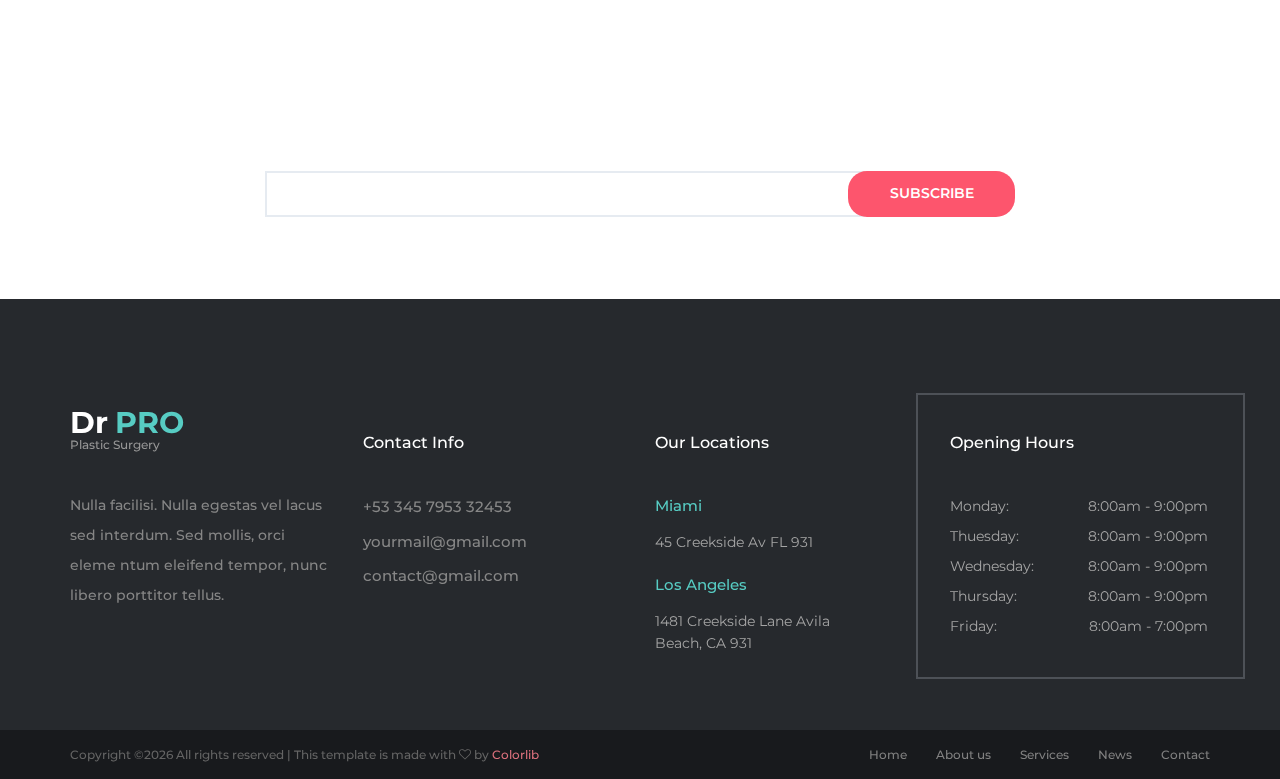
<file: services.html>
<!DOCTYPE html>
<html lang="en">
<head>
<title>Services</title>
<meta charset="utf-8">
<meta http-equiv="X-UA-Compatible" content="IE=edge">
<meta name="description" content="Andrea Heyden Hipnose Clínica">
<meta name="viewport" content="width=device-width, initial-scale=1">
<link rel="stylesheet" type="text/css" href="styles/bootstrap-4.1.2/bootstrap.min.css">
<link href="plugins/font-awesome-4.7.0/css/font-awesome.min.css" rel="stylesheet" type="text/css">
<link rel="stylesheet" type="text/css" href="plugins/OwlCarousel2-2.2.1/owl.carousel.css">
<link rel="stylesheet" type="text/css" href="plugins/OwlCarousel2-2.2.1/owl.theme.default.css">
<link rel="stylesheet" type="text/css" href="plugins/OwlCarousel2-2.2.1/animate.css">
<link rel="stylesheet" type="text/css" href="plugins/image-comparison-slider-master/style.css">
<link rel="stylesheet" type="text/css" href="styles/services.css">
<link rel="stylesheet" type="text/css" href="styles/services_responsive.css">
</head>
<body>

<div class="super_container">

	<!-- Header -->

	<header class="header trans_400">
		<div class="header_content d-flex flex-row align-items-center jusity-content-start trans_400">

			<!-- Logo -->
			<div class="logo">
				<a href="#">
					<div>Andrea<span>Heyden</span></div>
					<div>Hipnoterapia</div>
				</a>
			</div>

			<!-- Main Navigation -->
			<nav class="main_nav">
				<ul class="d-flex flex-row align-items-center justify-content-start">
					<li><a href="index.html">Home</a></li>
					<li><a href="about.html">About us</a></li>
					<li class="active"><a href="services.html">Services</a></li>
					<li><a href="blog.html">News</a></li>
					<li><a href="contact.html">Contact</a></li>
				</ul>
			</nav>
			<div class="header_extra d-flex flex-row align-items-center justify-content-end ml-auto">

				<!-- Work Hourse -->
				<div class="work_hours">Mo - Sat: 8:00am - 9:00pm</div>

				<!-- Header Phone -->
				<div class="header_phone">+34 586 778 8892</div>

				<!-- Appointment Button -->
				<div class="button button_1 header_button"><a href="#">Make an Appointment</a></div>

				<!-- Header Social -->
				<div class="social header_social">
					<ul class="d-flex flex-row align-items-center justify-content-start">
						<li><a href="#"><i class="fa fa-instagram" aria-hidden="true"></i></a></li>
						<li><a href="#"><i class="fa fa-facebook" aria-hidden="true"></i></a></li>
						<li><a href="#"><i class="fa fa-twitter" aria-hidden="true"></i></a></li>
					</ul>
				</div>

				<!-- Hamburger -->
				<div class="hamburger"><i class="fa fa-bars" aria-hidden="true"></i></div>
			</div>
		</div>
	</header>

	<!-- Menu -->

	<div class="menu_overlay trans_400"></div>
	<div class="menu trans_400">
		<div class="menu_close_container"><div class="menu_close"><div></div><div></div></div></div>
		<nav class="menu_nav">
			<ul>
				<li><a href="index.html">Home</a></li>
				<li><a href="about.html">About us</a></li>
				<li><a href="services.html">Services</a></li>
				<li><a href="blog.html">News</a></li>
				<li><a href="contact.html">Contact</a></li>
			</ul>
		</nav>
		<div class="menu_extra">
			<div class="menu_link">Mo - Sat: 8:00am - 9:00pm</div>
			<div class="menu_link">+34 586 778 8892</div>
			<div class="menu_link"><a href="#">Make an appointment</a></div>
		</div>
		<div class="social menu_social">
			<ul class="d-flex flex-row align-items-center justify-content-start">
				<li><a href="#"><i class="fa fa-instagram" aria-hidden="true"></i></a></li>
				<li><a href="#"><i class="fa fa-facebook" aria-hidden="true"></i></a></li>
				<li><a href="#"><i class="fa fa-twitter" aria-hidden="true"></i></a></li>
			</ul>
		</div>
	</div>

	<!-- Home -->

	<div class="home d-flex flex-column align-items-start justify-content-end">
		<div class="parallax_background parallax-window" data-parallax="scroll" data-image-src="images/services.jpg" data-speed="0.8"></div>
		<div class="home_overlay"><img src="images/home_overlay.png" alt=""></div>
		<div class="home_container">
			<div class="container">
				<div class="row">
					<div class="col">
						<div class="home_content">
							<div class="home_title">Services</div>
							<div class="home_text">Lorem ipsum dolor sit amet, consectetur adipiscing elit.</div>
						</div>
					</div>
				</div>
			</div>
		</div>
	</div>

	<!-- Services -->

	<div class="services">
		<div class="container">
			<div class="row">
				<div class="col text-center">
					<div class="section_title_container">
						<div class="section_subtitle">This is Dr Pro</div>
						<div class="section_title"><h2>Our Services</h2></div>
					</div>
				</div>
			</div>
			<div class="row services_row">

				<!-- Service -->
				<div class="col-xl-4 col-md-6 service_col">
					<div class="service text-center">
						<div class="service">
							<div class="icon_container d-flex flex-column align-items-center justify-content-center ml-auto mr-auto">
								<div class="icon"><img src="images/icon_4.svg" alt="https://www.flaticon.com/authors/prosymbols"></div>
							</div>
							<div class="service_title">Breast Augmentation</div>
							<div class="service_text">
								<p>Odio ultrices ut. Etiam ac erat ut enim maximus accumsan vel ac nisl. Duis feugiat bibendum orci, non elementum urna.</p>
							</div>
						</div>
					</div>
				</div>

				<!-- Service -->
				<div class="col-xl-4 col-md-6 service_col">
					<div class="service text-center">
						<div class="service">
							<div class="icon_container d-flex flex-column align-items-center justify-content-center ml-auto mr-auto">
								<div class="icon"><img src="images/icon_5.svg" alt="https://www.flaticon.com/authors/prosymbols"></div>
							</div>
							<div class="service_title">Breast Augmentation</div>
							<div class="service_text">
								<p>Odio ultrices ut. Etiam ac erat ut enim maximus accumsan vel ac nisl. Duis feugiat bibendum orci, non elementum urna.</p>
							</div>
						</div>
					</div>
				</div>

				<!-- Service -->
				<div class="col-xl-4 col-md-6 service_col">
					<div class="service text-center">
						<div class="service">
							<div class="icon_container d-flex flex-column align-items-center justify-content-center ml-auto mr-auto">
								<div class="icon"><img src="images/icon_6.svg" alt="https://www.flaticon.com/authors/prosymbols"></div>
							</div>
							<div class="service_title">Breast Augmentation</div>
							<div class="service_text">
								<p>Odio ultrices ut. Etiam ac erat ut enim maximus accumsan vel ac nisl. Duis feugiat bibendum orci, non elementum urna.</p>
							</div>
						</div>
					</div>
				</div>

				<!-- Service -->
				<div class="col-xl-4 col-md-6 service_col">
					<div class="service text-center">
						<div class="service">
							<div class="icon_container d-flex flex-column align-items-center justify-content-center ml-auto mr-auto">
								<div class="icon"><img src="images/icon_7.svg" alt="https://www.flaticon.com/authors/prosymbols"></div>
							</div>
							<div class="service_title">Breast Augmentation</div>
							<div class="service_text">
								<p>Odio ultrices ut. Etiam ac erat ut enim maximus accumsan vel ac nisl. Duis feugiat bibendum orci, non elementum urna.</p>
							</div>
						</div>
					</div>
				</div>

				<!-- Service -->
				<div class="col-xl-4 col-md-6 service_col">
					<div class="service text-center">
						<div class="service">
							<div class="icon_container d-flex flex-column align-items-center justify-content-center ml-auto mr-auto">
								<div class="icon"><img src="images/icon_8.svg" alt="https://www.flaticon.com/authors/prosymbols"></div>
							</div>
							<div class="service_title">Breast Augmentation</div>
							<div class="service_text">
								<p>Odio ultrices ut. Etiam ac erat ut enim maximus accumsan vel ac nisl. Duis feugiat bibendum orci, non elementum urna.</p>
							</div>
						</div>
					</div>
				</div>

				<!-- Service -->
				<div class="col-xl-4 col-md-6 service_col">
					<div class="service text-center">
						<div class="service">
							<div class="icon_container d-flex flex-column align-items-center justify-content-center ml-auto mr-auto">
								<div class="icon"><img src="images/icon_3.svg" alt="https://www.flaticon.com/authors/prosymbols"></div>
							</div>
							<div class="service_title">Breast Augmentation</div>
							<div class="service_text">
								<p>Odio ultrices ut. Etiam ac erat ut enim maximus accumsan vel ac nisl. Duis feugiat bibendum orci, non elementum urna.</p>
							</div>
						</div>
					</div>
				</div>

			</div>
		</div>
	</div>

	<!-- Before and After -->

	<div class="before_and_after">
		<div class="container">
			<div class="row">
				<div class="col">
					<div class="section_title_container text-center">
						<div class="section_subtitle">This is Dr Pro</div>
						<div class="section_title"><h2>Before & After Gallery</h2></div>
					</div>
				</div>
			</div>
			<div class="row before_and_after_row">
				<div class="col">
					<div class="ba_container">
						<figure class="cd-image-container">
							<img src="images/before.jpg" alt="Original Image">
							<span class="cd-image-label" data-type="original"></span>

							<div class="cd-resize-img">
								<img src="images/after.jpg" alt="Modified Image">
								<span class="cd-image-label" data-type="modified"></span>
							</div>

							<span class="cd-handle"></span>
						</figure>
					</div>
					<div class="ba_text text-center"><p>Nulla facilisi. Nulla egestas vel lacus sed interdum. Sed mollis, orci elementum eleifend tempor, nunc libero porttitor tellus.</p></div>
					<div class="ba_button_container text-center">
						<div class="button button_1 ba_button"><a href="#">see gallery</a></div>
					</div>

				</div>
			</div>
		</div>
	</div>

	<!-- Prices -->

	<div class="prices">
		<div class="container">
			<div class="row">

				<!-- Price -->
				<div class="col-lg-6 price_col">
					<div class="price">
						<div class="price_title">Breast Augmentation</div>
						<div class="price_text">
							<p>Integer aliquet congue libero, eu gravida odio ultrces ut. Etiam ac erat ut enim maximus accumsan vel ac nisl.</p>
						</div>
						<div class="price_panel">From $3500</div>
					</div>
				</div>

				<!-- Price -->
				<div class="col-lg-6 price_col">
					<div class="price">
						<div class="price_title">Otoplasty</div>
						<div class="price_text">
							<p>Integer aliquet congue libero, eu gravida odio ultrces ut. Etiam ac erat ut enim maximus accumsan vel ac nisl.</p>
						</div>
						<div class="price_panel">From $2000</div>
					</div>
				</div>

				<!-- Price -->
				<div class="col-lg-6 price_col">
					<div class="price">
						<div class="price_title">Eyelid Surgery</div>
						<div class="price_text">
							<p>Integer aliquet congue libero, eu gravida odio ultrces ut. Etiam ac erat ut enim maximus accumsan vel ac nisl.</p>
						</div>
						<div class="price_panel">From $1500</div>
					</div>
				</div>

				<!-- Price -->
				<div class="col-lg-6 price_col">
					<div class="price">
						<div class="price_title">Botox</div>
						<div class="price_text">
							<p>Integer aliquet congue libero, eu gravida odio ultrces ut. Etiam ac erat ut enim maximus accumsan vel ac nisl.</p>
						</div>
						<div class="price_panel">From $200</div>
					</div>
				</div>

				<!-- Price -->
				<div class="col-lg-6 price_col">
					<div class="price">
						<div class="price_title">Liposuction</div>
						<div class="price_text">
							<p>Integer aliquet congue libero, eu gravida odio ultrces ut. Etiam ac erat ut enim maximus accumsan vel ac nisl.</p>
						</div>
						<div class="price_panel">From $5500</div>
					</div>
				</div>

				<!-- Price -->
				<div class="col-lg-6 price_col">
					<div class="price">
						<div class="price_title">Hyaluronic Acid</div>
						<div class="price_text">
							<p>Integer aliquet congue libero, eu gravida odio ultrces ut. Etiam ac erat ut enim maximus accumsan vel ac nisl.</p>
						</div>
						<div class="price_panel">From $350</div>
					</div>
				</div>

			</div>
		</div>
	</div>

	<!-- Newsletter -->

	<div class="newsletter">
		<div class="parallax_background parallax-window" data-parallax="scroll" data-image-src="images/newsletter.jpg" data-speed="0.8"></div>
		<div class="container">
			<div class="row">
				<div class="col text-center">
					<div class="newsletter_title">Subscribe to our newsletter</div>
				</div>
			</div>
			<div class="row newsletter_row">
				<div class="col-lg-8 offset-lg-2">
					<div class="newsletter_form_container">
						<form action="#" id="newsleter_form" class="newsletter_form">
							<input type="email" class="newsletter_input" placeholder="Your E-mail" required="required">
							<button class="newsletter_button">subscribe</button>
						</form>
					</div>
				</div>
			</div>
		</div>
	</div>

	<!-- Footer -->

	<footer class="footer">
		<div class="footer_content">
			<div class="container">
				<div class="row">

					<!-- Footer About -->
					<div class="col-lg-3 footer_col">
						<div class="footer_about">
							<div class="footer_logo">
								<a href="#">
									<div>Dr<span>PRO</span></div>
									<div>Plastic Surgery</div>
								</a>
							</div>
							<div class="footer_about_text">
								<p>Nulla facilisi. Nulla egestas vel lacus sed interdum. Sed mollis, orci eleme ntum eleifend tempor, nunc libero porttitor tellus.</p>
							</div>
						</div>
					</div>

					<!-- Footer Contact Info -->
					<div class="col-lg-3 footer_col">
						<div class="footer_contact">
							<div class="footer_title">Contact Info</div>
							<ul class="contact_list">
								<li>+53 345 7953 32453</li>
								<li>yourmail@gmail.com</li>
								<li>contact@gmail.com</li>
							</ul>
						</div>
					</div>

					<!-- Footer Locations -->
					<div class="col-lg-3 footer_col">
						<div class="footer_location">
							<div class="footer_title">Our Locations</div>
							<ul class="locations_list">
								<li>
									<div class="location_title">Miami</div>
									<div class="location_text">45 Creekside Av  FL 931</div>
								</li>
								<li>
									<div class="location_title">Los Angeles</div>
									<div class="location_text">1481 Creekside Lane Avila Beach, CA 931</div>
								</li>
							</ul>
						</div>
					</div>

					<!-- Footer Opening Hours -->
					<div class="col-lg-3 footer_col">
						<div class="opening_hours">
							<div class="footer_title">Opening Hours</div>
							<ul class="opening_hours_list">
								<li class="d-flex flex-row align-items-start justify-content-start">
									<div>Monday:</div>
									<div class="ml-auto">8:00am - 9:00pm</div>
								</li>
								<li class="d-flex flex-row align-items-start justify-content-start">
									<div>Thuesday:</div>
									<div class="ml-auto">8:00am - 9:00pm</div>
								</li>
								<li class="d-flex flex-row align-items-start justify-content-start">
									<div>Wednesday:</div>
									<div class="ml-auto">8:00am - 9:00pm</div>
								</li>
								<li class="d-flex flex-row align-items-start justify-content-start">
									<div>Thursday:</div>
									<div class="ml-auto">8:00am - 9:00pm</div>
								</li>
								<li class="d-flex flex-row align-items-start justify-content-start">
									<div>Friday:</div>
									<div class="ml-auto">8:00am - 7:00pm</div>
								</li>
							</ul>
						</div>
					</div>

				</div>
			</div>
		</div>
		<div class="footer_bar">
			<div class="container">
				<div class="row">
					<div class="col">
						<div class="footer_bar_content  d-flex flex-md-row flex-column align-items-md-center justify-content-start">
							<div class="copyright"><!-- Link back to Colorlib can't be removed. Template is licensed under CC BY 3.0. -->
Copyright &copy;<script>document.write(new Date().getFullYear());</script> All rights reserved | This template is made with <i class="fa fa-heart-o" aria-hidden="true"></i> by <a href="https://colorlib.com" target="_blank">Colorlib</a>
<!-- Link back to Colorlib can't be removed. Template is licensed under CC BY 3.0. -->
</div>
							<nav class="footer_nav ml-md-auto">
								<ul class="d-flex flex-row align-items-center justify-content-start">
									<li><a href="index.html">Home</a></li>
									<li><a href="about.html">About us</a></li>
									<li><a href="services.html">Services</a></li>
									<li><a href="blog.html">News</a></li>
									<li><a href="contact.html">Contact</a></li>
								</ul>
							</nav>
						</div>
					</div>
				</div>
			</div>
		</div>
	</footer>
</div>

<script src="js/jquery-3.2.1.min.js"></script>
<script src="styles/bootstrap-4.1.2/popper.js"></script>
<script src="styles/bootstrap-4.1.2/bootstrap.min.js"></script>
<script src="plugins/greensock/TweenMax.min.js"></script>
<script src="plugins/greensock/TimelineMax.min.js"></script>
<script src="plugins/scrollmagic/ScrollMagic.min.js"></script>
<script src="plugins/greensock/animation.gsap.min.js"></script>
<script src="plugins/greensock/ScrollToPlugin.min.js"></script>
<script src="plugins/OwlCarousel2-2.2.1/owl.carousel.js"></script>
<script src="plugins/easing/easing.js"></script>
<script src="plugins/parallax-js-master/parallax.min.js"></script>
<script src="plugins/image-comparison-slider-master/main.js"></script>
<script src="js/services.js"></script>

<!-- Global site tag (gtag.js) - Google Analytics -->
<script async src="https://www.googletagmanager.com/gtag/js?id=UA-23581568-13"></script>
<script>
  window.dataLayer = window.dataLayer || [];
  function gtag(){dataLayer.push(arguments);}
  gtag('js', new Date());

  gtag('config', 'UA-23581568-13');
</script>

</body>
</html>
</file>
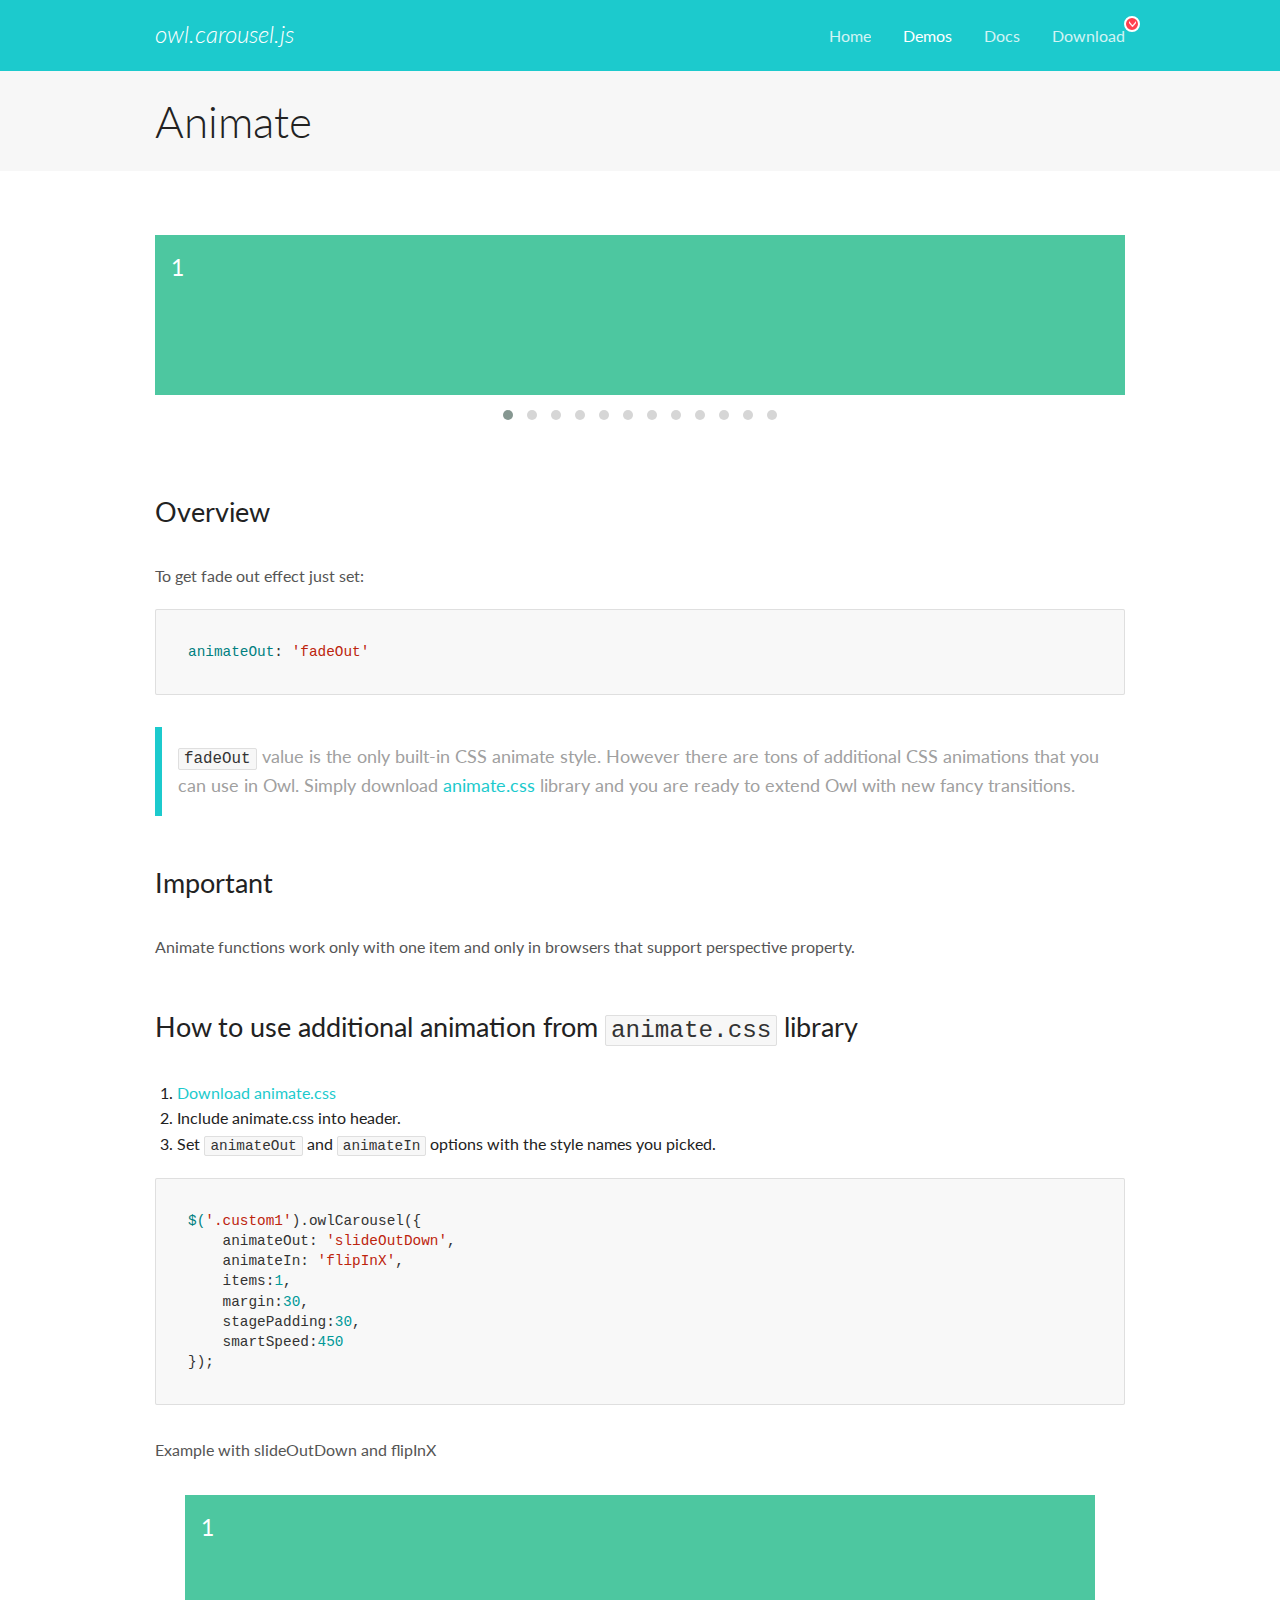
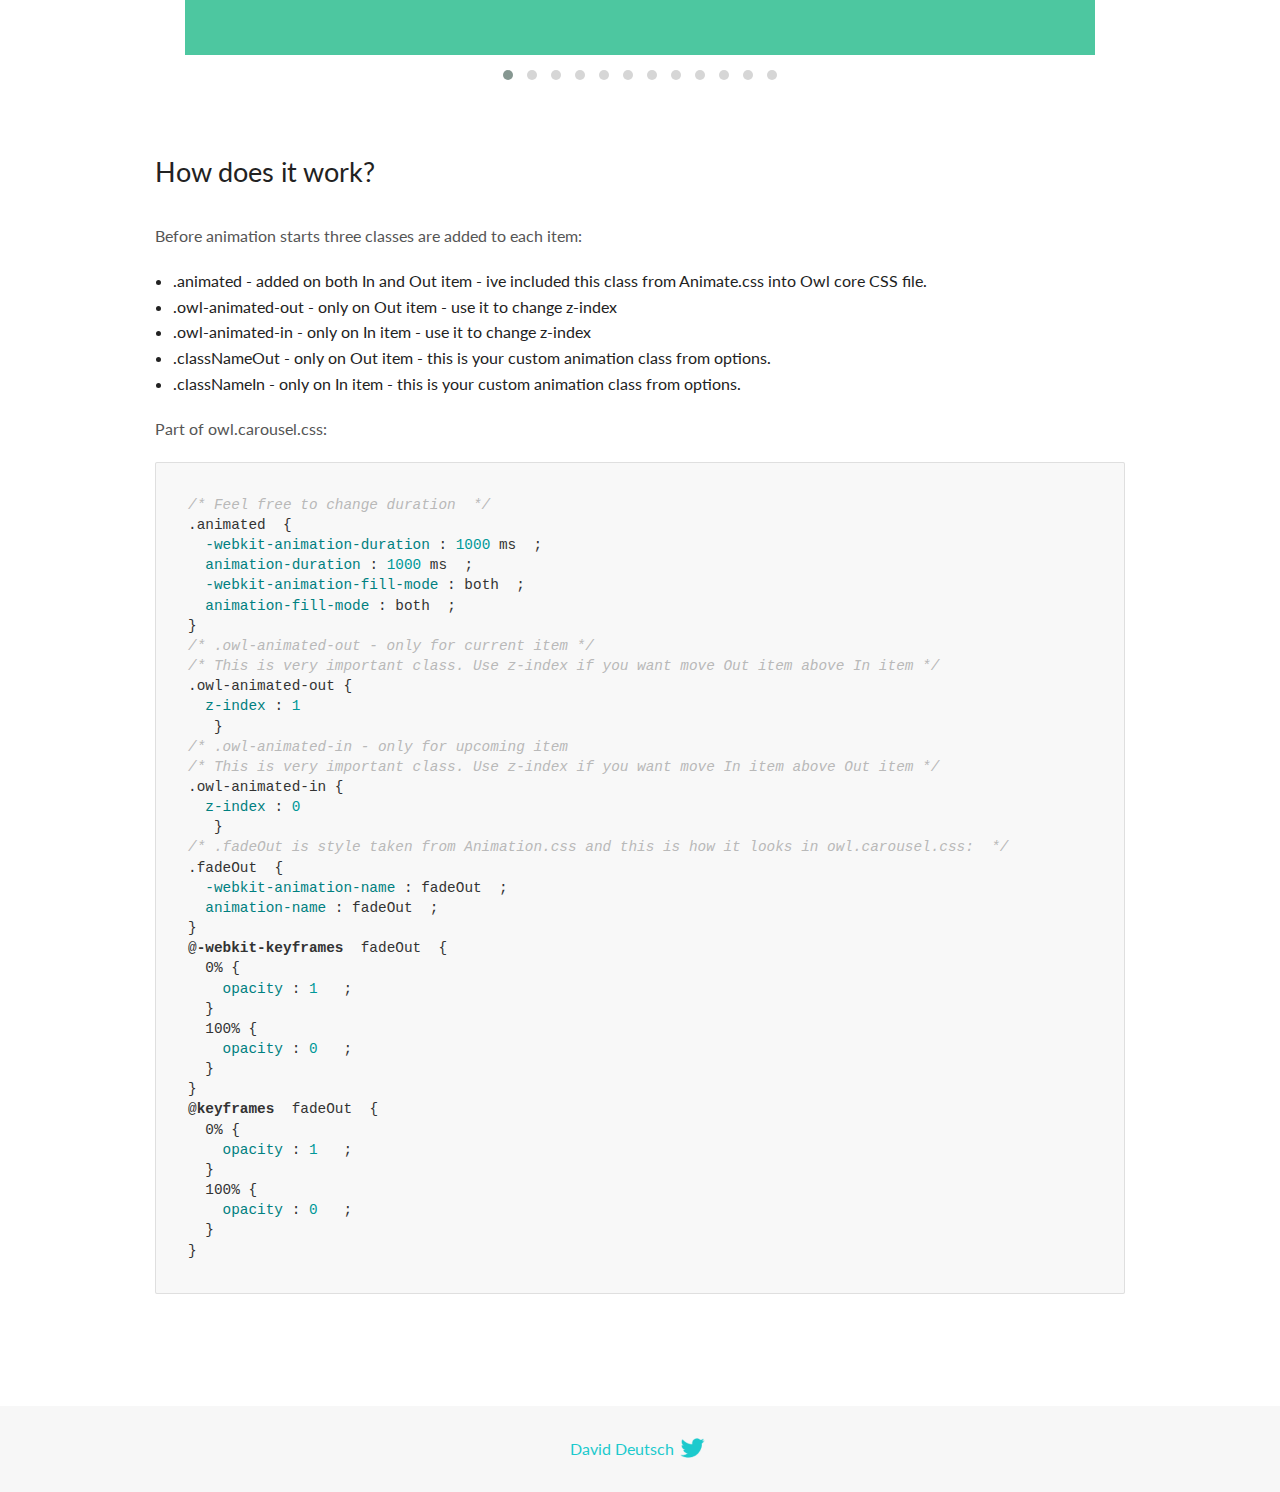
<file: plugins/OwlCarousel2-2.3.4/docs/demos/animate.html>
<!DOCTYPE html>
<html lang="en">
  <head>

    <!-- head -->
    <meta charset="utf-8">
    <meta name="msapplication-tap-highlight" content="no" />
    <meta name="viewport" content="width=device-width, initial-scale=1.0" />
    <meta name="description" content="Animate carousel">
    <meta name="author" content="David Deutsch">
    <title>
      Animate Demo | Owl Carousel | 2.3.4
    </title>

    <!-- Stylesheets -->
    <link href='https://fonts.googleapis.com/css?family=Lato:300,400,700,400italic,300italic' rel='stylesheet' type='text/css'>
    <link rel="stylesheet" href="../assets/css/docs.theme.min.css">

    <!-- Owl Stylesheets -->
    <link rel="stylesheet" href="../assets/owlcarousel/assets/owl.carousel.min.css">
    <link rel="stylesheet" href="../assets/owlcarousel/assets/owl.theme.default.min.css">

    <!-- HTML5 shim and Respond.js IE8 support of HTML5 elements and media queries -->

    <!--[if lt IE 9]>
      <script src="https://oss.maxcdn.com/libs/html5shiv/3.7.0/html5shiv.js"></script>
      <script src="https://oss.maxcdn.com/libs/respond.js/1.3.0/respond.min.js"></script>
    <![endif]-->

    <!-- Favicons -->
    <link rel="apple-touch-icon-precomposed" sizes="144x144" href="../assets/ico/apple-touch-icon-144-precomposed.png">
    <link rel="shortcut icon" href="../assets/ico/favicon.png">
    <link rel="shortcut icon" href="favicon.ico">

    <!-- Yeah i know js should not be in header. Its required for demos.-->

    <!-- javascript -->
    <script src="../assets/vendors/jquery.min.js"></script>
    <script src="../assets/owlcarousel/owl.carousel.js"></script>
  </head>
  <body>

    <!-- header -->
    <header class="header">
      <div class="row">
        <div class="large-12 columns">
          <div class="brand left">
            <h3>
              <a href="/OwlCarousel2/">owl.carousel.js</a> 
            </h3>
          </div>
          <a id="toggle-nav" class="right">
            <span></span> <span></span> <span></span> 
          </a> 
          <div class="nav-bar">
            <ul class="clearfix">
              <li> <a href="/OwlCarousel2/index.html">Home</a>  </li>
              <li class="active">
                <a href="/OwlCarousel2/demos/demos.html">Demos</a> 
              </li>
              <li> <a href="/OwlCarousel2/docs/started-welcome.html">Docs</a>  </li>
              <li>
                <a href="https://github.com/OwlCarousel2/OwlCarousel2/archive/2.3.4.zip">Download</a> 
                <span class="download"></span> 
              </li>
            </ul>
          </div>
        </div>
      </div>
    </header>

    <!-- title -->
    <section class="title">
      <div class="row">
        <div class="large-12 columns">
          <h1>Animate</h1>
        </div>
      </div>
    </section>

    <!--  Demos -->
    <section id="demos">
      <div class="row">
        <div class="large-12 columns">
          <div class="fadeOut owl-carousel owl-theme">
            <div class="item">
              <h4>1</h4>
            </div>
            <div class="item">
              <h4>2</h4>
            </div>
            <div class="item">
              <h4>3</h4>
            </div>
            <div class="item">
              <h4>4</h4>
            </div>
            <div class="item">
              <h4>5</h4>
            </div>
            <div class="item">
              <h4>6</h4>
            </div>
            <div class="item">
              <h4>7</h4>
            </div>
            <div class="item">
              <h4>8</h4>
            </div>
            <div class="item">
              <h4>9</h4>
            </div>
            <div class="item">
              <h4>10</h4>
            </div>
            <div class="item">
              <h4>11</h4>
            </div>
            <div class="item">
              <h4>12</h4>
            </div>
          </div>
          <h3 id="overview">Overview</h3>
          <p>To get fade out effect just set:</p>
          <pre><code>animateOut: &#39;fadeOut&#39;</code></pre>
          <blockquote>
            <p><code>fadeOut</code> value is the only built-in CSS animate style. However there are tons of additional CSS animations that you can use in Owl. Simply download
              <a href="https://daneden.github.io/animate.css/">animate.css</a>  library and you are ready to extend Owl with new fancy transitions.</p>
          </blockquote>
          <h3 id="important">Important</h3>
          <p>Animate functions work only with one item and only in browsers that support perspective property.</p>
          <h3 id="how-to-use-additional-animation-from-animate-css-library">How to use additional animation from <code>animate.css</code> library</h3>
          <ol>
            <li> <a href="https://daneden.github.io/animate.css/">Download animate.css</a>  </li>
            <li>Include animate.css into header.</li>
            <li>Set <code>animateOut</code> and <code>animateIn</code> options with the style names you picked.</li>
          </ol>
          <pre><code>$(&#39;.custom1&#39;).owlCarousel({
    animateOut: &#39;slideOutDown&#39;,
    animateIn: &#39;flipInX&#39;,
    items:1,
    margin:30,
    stagePadding:30,
    smartSpeed:450
});</code></pre>
          <p>Example with slideOutDown and flipInX</p>
          <div class="custom1 owl-carousel owl-theme">
            <div class="item">
              <h4>1</h4>
            </div>
            <div class="item">
              <h4>2</h4>
            </div>
            <div class="item">
              <h4>3</h4>
            </div>
            <div class="item">
              <h4>4</h4>
            </div>
            <div class="item">
              <h4>5</h4>
            </div>
            <div class="item">
              <h4>6</h4>
            </div>
            <div class="item">
              <h4>7</h4>
            </div>
            <div class="item">
              <h4>8</h4>
            </div>
            <div class="item">
              <h4>9</h4>
            </div>
            <div class="item">
              <h4>10</h4>
            </div>
            <div class="item">
              <h4>11</h4>
            </div>
            <div class="item">
              <h4>12</h4>
            </div>
          </div>
          <h3 id="how-does-it-work-">How does it work?</h3>
          <p>Before animation starts three classes are added to each item:</p>
          <ul>
            <li>.animated - added on both In and Out item - ive included this class from Animate.css into Owl core CSS file.</li>
            <li>.owl-animated-out - only on Out item - use it to change z-index</li>
            <li>.owl-animated-in - only on In item - use it to change z-index</li>
            <li>.classNameOut - only on Out item - this is your custom animation class from options.</li>
            <li>.classNameIn - only on In item - this is your custom animation class from options.</li>
          </ul>
          <p>Part of owl.carousel.css:</p>
          <pre><code class="language-css"><span class="comment">/* Feel free to change duration  */</span> 
<span class="class">.animated</span>  <span class="rules">{
  <span class="rule"><span class="attribute">-webkit-animation-duration</span> :<span class="value"> <span class="number">1000</span> ms</span> </span> ;
  <span class="rule"><span class="attribute">animation-duration</span> :<span class="value"> <span class="number">1000</span> ms</span> </span> ;
  <span class="rule"><span class="attribute">-webkit-animation-fill-mode</span> :<span class="value"> both</span> </span> ;
  <span class="rule"><span class="attribute">animation-fill-mode</span> :<span class="value"> both</span> </span> ;
<span class="rule">}</span> </span> 
<span class="comment">/* .owl-animated-out - only for current item */</span> 
<span class="comment">/* This is very important class. Use z-index if you want move Out item above In item */</span> 
<span class="class">.owl-animated-out</span> <span class="rules">{
  <span class="rule"><span class="attribute">z-index</span> :<span class="value"> <span class="number">1</span> 
</span> </span> </span> }
<span class="comment">/* .owl-animated-in - only for upcoming item
/* This is very important class. Use z-index if you want move In item above Out item */</span> 
<span class="class">.owl-animated-in</span> <span class="rules">{
  <span class="rule"><span class="attribute">z-index</span> :<span class="value"> <span class="number">0</span> 
</span> </span> </span> }
<span class="comment">/* .fadeOut is style taken from Animation.css and this is how it looks in owl.carousel.css:  */</span> 
<span class="class">.fadeOut</span>  <span class="rules">{
  <span class="rule"><span class="attribute">-webkit-animation-name</span> :<span class="value"> fadeOut</span> </span> ;
  <span class="rule"><span class="attribute">animation-name</span> :<span class="value"> fadeOut</span> </span> ;
<span class="rule">}</span> </span> 
<span class="at_rule">@<span class="keyword">-webkit-keyframes</span>  fadeOut </span> {
  0% <span class="rules">{
    <span class="rule"><span class="attribute">opacity</span> :<span class="value"> <span class="number">1</span> </span> </span> ;
  <span class="rule">}</span> </span> 
  100% <span class="rules">{
    <span class="rule"><span class="attribute">opacity</span> :<span class="value"> <span class="number">0</span> </span> </span> ;
  <span class="rule">}</span> </span> 
}
<span class="at_rule">@<span class="keyword">keyframes</span>  fadeOut </span> {
  0% <span class="rules">{
    <span class="rule"><span class="attribute">opacity</span> :<span class="value"> <span class="number">1</span> </span> </span> ;
  <span class="rule">}</span> </span> 
  100% <span class="rules">{
    <span class="rule"><span class="attribute">opacity</span> :<span class="value"> <span class="number">0</span> </span> </span> ;
  <span class="rule">}</span> </span> 
}</code></pre>
          <link rel="stylesheet" href="../assets/css/animate.css">
          <script>
            jQuery(document).ready(function($) {
              $('.fadeOut').owlCarousel({
                items: 1,
                animateOut: 'fadeOut',
                loop: true,
                margin: 10,
              });
              $('.custom1').owlCarousel({
                animateOut: 'slideOutDown',
                animateIn: 'flipInX',
                items: 1,
                margin: 30,
                stagePadding: 30,
                smartSpeed: 450
              });
            });
          </script>
        </div>
      </div>
    </section>

    <!-- footer -->
    <footer class="footer">
      <div class="row">
        <div class="large-12 columns">
          <h5>
            <a href="/OwlCarousel2/docs/support-contact.html">David Deutsch</a> 
            <a id="custom-tweet-button" href="https://twitter.com/share?url=https://github.com/OwlCarousel2/OwlCarousel2&text=Owl Carousel - This is so awesome! " target="_blank"></a> 
          </h5>
        </div>
      </div>
    </footer>

    <!-- vendors -->
    <script src="../assets/vendors/highlight.js"></script>
    <script src="../assets/js/app.js"></script>
  </body>
</html>
</file>
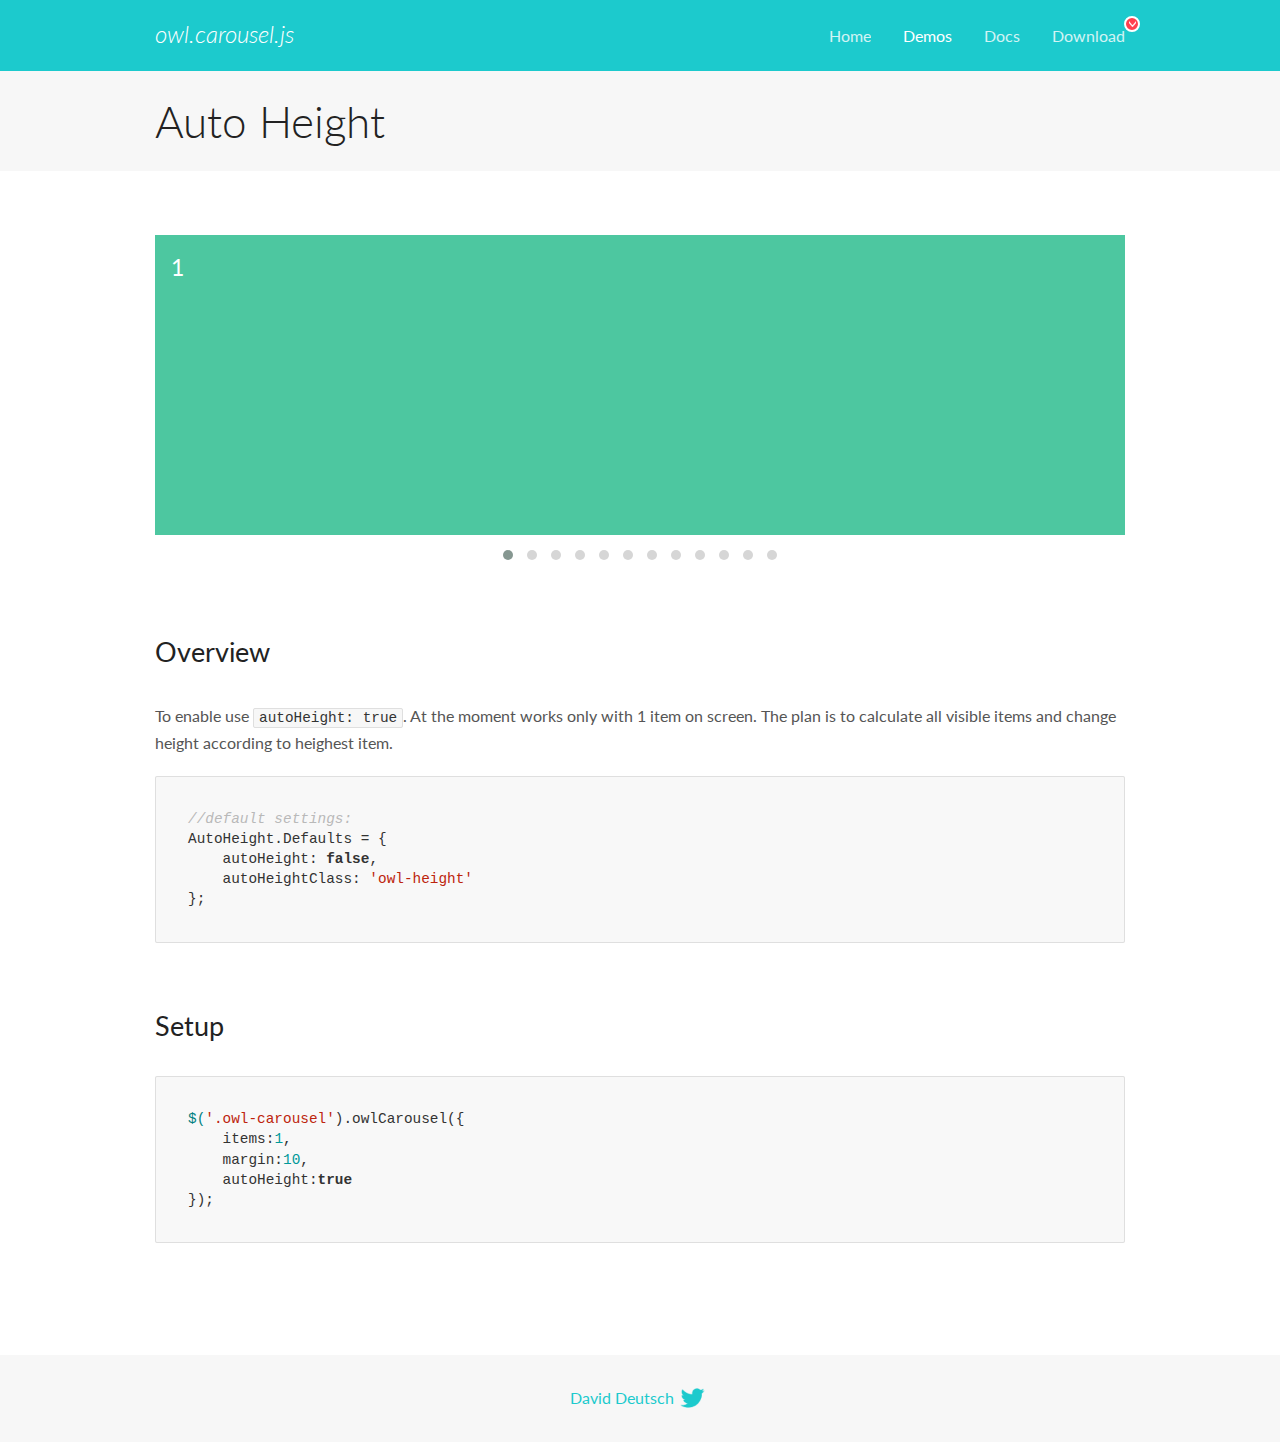
<file: plugins/OwlCarousel2-2.3.4/docs/demos/autoheight.html>
<!DOCTYPE html>
<html lang="en">
  <head>

    <!-- head -->
    <meta charset="utf-8">
    <meta name="msapplication-tap-highlight" content="no" />
    <meta name="viewport" content="width=device-width, initial-scale=1.0" />
    <meta name="description" content="autoHeight usage demo">
    <meta name="author" content="David Deutsch">
    <title>
      Auto Height Demo | Owl Carousel | 2.3.4
    </title>

    <!-- Stylesheets -->
    <link href='https://fonts.googleapis.com/css?family=Lato:300,400,700,400italic,300italic' rel='stylesheet' type='text/css'>
    <link rel="stylesheet" href="../assets/css/docs.theme.min.css">

    <!-- Owl Stylesheets -->
    <link rel="stylesheet" href="../assets/owlcarousel/assets/owl.carousel.min.css">
    <link rel="stylesheet" href="../assets/owlcarousel/assets/owl.theme.default.min.css">

    <!-- HTML5 shim and Respond.js IE8 support of HTML5 elements and media queries -->

    <!--[if lt IE 9]>
      <script src="https://oss.maxcdn.com/libs/html5shiv/3.7.0/html5shiv.js"></script>
      <script src="https://oss.maxcdn.com/libs/respond.js/1.3.0/respond.min.js"></script>
    <![endif]-->

    <!-- Favicons -->
    <link rel="apple-touch-icon-precomposed" sizes="144x144" href="../assets/ico/apple-touch-icon-144-precomposed.png">
    <link rel="shortcut icon" href="../assets/ico/favicon.png">
    <link rel="shortcut icon" href="favicon.ico">

    <!-- Yeah i know js should not be in header. Its required for demos.-->

    <!-- javascript -->
    <script src="../assets/vendors/jquery.min.js"></script>
    <script src="../assets/owlcarousel/owl.carousel.js"></script>
  </head>
  <body>

    <!-- header -->
    <header class="header">
      <div class="row">
        <div class="large-12 columns">
          <div class="brand left">
            <h3>
              <a href="/OwlCarousel2/">owl.carousel.js</a> 
            </h3>
          </div>
          <a id="toggle-nav" class="right">
            <span></span> <span></span> <span></span> 
          </a> 
          <div class="nav-bar">
            <ul class="clearfix">
              <li> <a href="/OwlCarousel2/index.html">Home</a>  </li>
              <li class="active">
                <a href="/OwlCarousel2/demos/demos.html">Demos</a> 
              </li>
              <li> <a href="/OwlCarousel2/docs/started-welcome.html">Docs</a>  </li>
              <li>
                <a href="https://github.com/OwlCarousel2/OwlCarousel2/archive/2.3.4.zip">Download</a> 
                <span class="download"></span> 
              </li>
            </ul>
          </div>
        </div>
      </div>
    </header>

    <!-- title -->
    <section class="title">
      <div class="row">
        <div class="large-12 columns">
          <h1>Auto Height</h1>
        </div>
      </div>
    </section>

    <!--  Demos -->
    <section id="demos">
      <div class="row">
        <div class="large-12 columns">
          <div class="owl-carousel owl-theme">
            <div class="item" style="height:300px">
              <h4>1</h4>
            </div>
            <div class="item" style="height:100px">
              <h4>2</h4>
            </div>
            <div class="item" style="height:500px">
              <h4>3</h4>
            </div>
            <div class="item" style="height:250px">
              <h4>4</h4>
            </div>
            <div class="item" style="height:400px">
              <h4>5</h4>
            </div>
            <div class="item" style="height:500px">
              <h4>6</h4>
            </div>
            <div class="item" style="height:600px">
              <h4>7</h4>
            </div>
            <div class="item" style="height:400px">
              <h4>8</h4>
            </div>
            <div class="item" style="height:300px">
              <h4>9</h4>
            </div>
            <div class="item" style="height:350px">
              <h4>10</h4>
            </div>
            <div class="item" style="height:200px">
              <h4>11</h4>
            </div>
            <div class="item" style="height:150px">
              <h4>12</h4>
            </div>
          </div>
          <h3 id="overview">Overview</h3>
          <p>To enable use <code>autoHeight: true</code>. At the moment works only with 1 item on screen. The plan is to calculate all visible items and change height according to heighest item.</p>
          <pre><code>//default settings:
AutoHeight.Defaults = {
    autoHeight: false,
    autoHeightClass: &#39;owl-height&#39;
};</code></pre>
          <h3 id="setup">Setup</h3>
          <pre><code>$(&#39;.owl-carousel&#39;).owlCarousel({
    items:1,
    margin:10,
    autoHeight:true
});</code></pre>
          <script>
            $(document).ready(function() {
              $('.owl-carousel').owlCarousel({
                items: 1,
                margin: 10,
                autoHeight: true
              });
            })
          </script>
        </div>
      </div>
    </section>

    <!-- footer -->
    <footer class="footer">
      <div class="row">
        <div class="large-12 columns">
          <h5>
            <a href="/OwlCarousel2/docs/support-contact.html">David Deutsch</a> 
            <a id="custom-tweet-button" href="https://twitter.com/share?url=https://github.com/OwlCarousel2/OwlCarousel2&text=Owl Carousel - This is so awesome! " target="_blank"></a> 
          </h5>
        </div>
      </div>
    </footer>

    <!-- vendors -->
    <script src="../assets/vendors/highlight.js"></script>
    <script src="../assets/js/app.js"></script>
  </body>
</html>
</file>
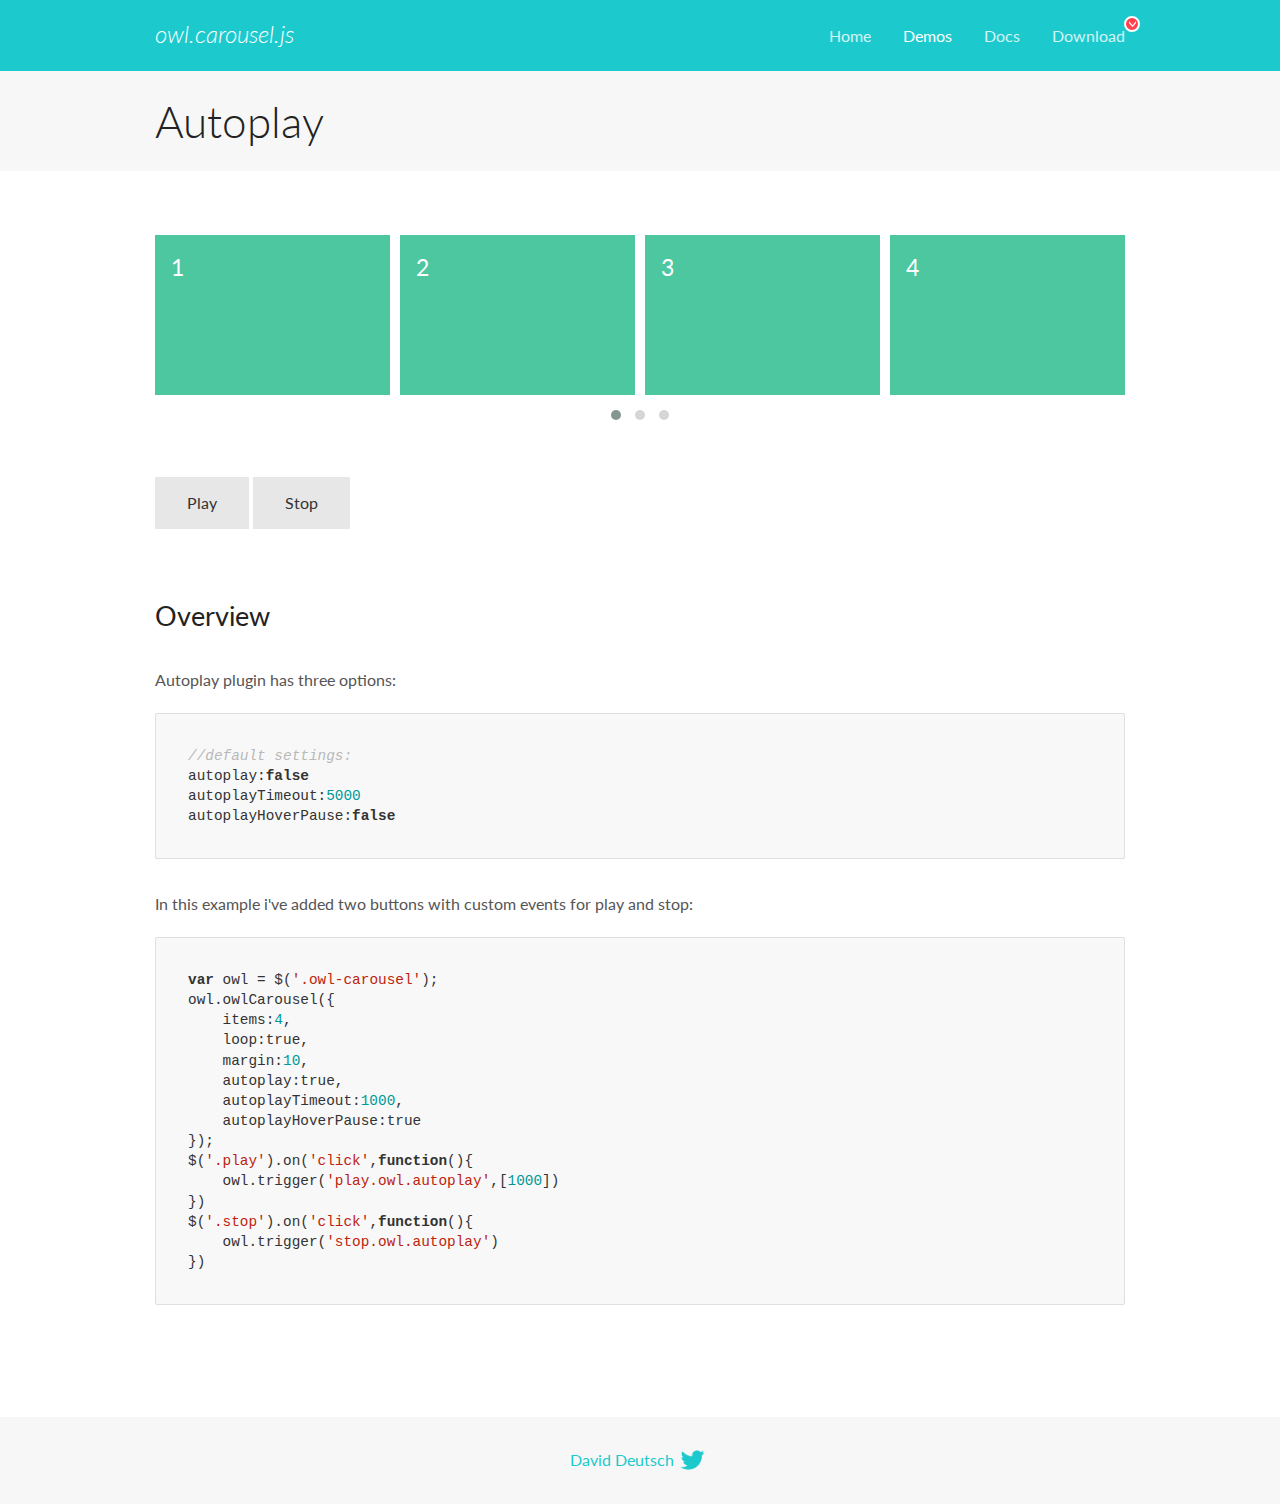
<file: plugins/OwlCarousel2-2.3.4/docs/demos/autoplay.html>
<!DOCTYPE html>
<html lang="en">
  <head>

    <!-- head -->
    <meta charset="utf-8">
    <meta name="msapplication-tap-highlight" content="no" />
    <meta name="viewport" content="width=device-width, initial-scale=1.0" />
    <meta name="description" content="Autoplay usage demo">
    <meta name="author" content="David Deutsch">
    <title>
      Autoplay Demo | Owl Carousel | 2.3.4
    </title>

    <!-- Stylesheets -->
    <link href='https://fonts.googleapis.com/css?family=Lato:300,400,700,400italic,300italic' rel='stylesheet' type='text/css'>
    <link rel="stylesheet" href="../assets/css/docs.theme.min.css">

    <!-- Owl Stylesheets -->
    <link rel="stylesheet" href="../assets/owlcarousel/assets/owl.carousel.min.css">
    <link rel="stylesheet" href="../assets/owlcarousel/assets/owl.theme.default.min.css">

    <!-- HTML5 shim and Respond.js IE8 support of HTML5 elements and media queries -->

    <!--[if lt IE 9]>
      <script src="https://oss.maxcdn.com/libs/html5shiv/3.7.0/html5shiv.js"></script>
      <script src="https://oss.maxcdn.com/libs/respond.js/1.3.0/respond.min.js"></script>
    <![endif]-->

    <!-- Favicons -->
    <link rel="apple-touch-icon-precomposed" sizes="144x144" href="../assets/ico/apple-touch-icon-144-precomposed.png">
    <link rel="shortcut icon" href="../assets/ico/favicon.png">
    <link rel="shortcut icon" href="favicon.ico">

    <!-- Yeah i know js should not be in header. Its required for demos.-->

    <!-- javascript -->
    <script src="../assets/vendors/jquery.min.js"></script>
    <script src="../assets/owlcarousel/owl.carousel.js"></script>
  </head>
  <body>

    <!-- header -->
    <header class="header">
      <div class="row">
        <div class="large-12 columns">
          <div class="brand left">
            <h3>
              <a href="/OwlCarousel2/">owl.carousel.js</a> 
            </h3>
          </div>
          <a id="toggle-nav" class="right">
            <span></span> <span></span> <span></span> 
          </a> 
          <div class="nav-bar">
            <ul class="clearfix">
              <li> <a href="/OwlCarousel2/index.html">Home</a>  </li>
              <li class="active">
                <a href="/OwlCarousel2/demos/demos.html">Demos</a> 
              </li>
              <li> <a href="/OwlCarousel2/docs/started-welcome.html">Docs</a>  </li>
              <li>
                <a href="https://github.com/OwlCarousel2/OwlCarousel2/archive/2.3.4.zip">Download</a> 
                <span class="download"></span> 
              </li>
            </ul>
          </div>
        </div>
      </div>
    </header>

    <!-- title -->
    <section class="title">
      <div class="row">
        <div class="large-12 columns">
          <h1>Autoplay</h1>
        </div>
      </div>
    </section>

    <!--  Demos -->
    <section id="demos">
      <div class="row">
        <div class="large-12 columns">
          <div class="owl-carousel owl-theme">
            <div class="item">
              <h4>1</h4>
            </div>
            <div class="item">
              <h4>2</h4>
            </div>
            <div class="item">
              <h4>3</h4>
            </div>
            <div class="item">
              <h4>4</h4>
            </div>
            <div class="item">
              <h4>5</h4>
            </div>
            <div class="item">
              <h4>6</h4>
            </div>
            <div class="item">
              <h4>7</h4>
            </div>
            <div class="item">
              <h4>8</h4>
            </div>
            <div class="item">
              <h4>9</h4>
            </div>
            <div class="item">
              <h4>10</h4>
            </div>
            <div class="item">
              <h4>11</h4>
            </div>
            <div class="item">
              <h4>12</h4>
            </div>
          </div>
          <a class="button secondary play">Play</a> 
          <a class="button secondary stop">Stop</a> 
          <h3 id="overview">Overview</h3>
          <p>Autoplay plugin has three options:</p>
          <pre><code>//default settings:
autoplay:false
autoplayTimeout:5000
autoplayHoverPause:false</code></pre>
          <p>In this example i&#39;ve added two buttons with custom events for play and stop:</p>
          <pre><code>var owl = $(&#39;.owl-carousel&#39;);
owl.owlCarousel({
    items:4,
    loop:true,
    margin:10,
    autoplay:true,
    autoplayTimeout:1000,
    autoplayHoverPause:true
});
$(&#39;.play&#39;).on(&#39;click&#39;,function(){
    owl.trigger(&#39;play.owl.autoplay&#39;,[1000])
})
$(&#39;.stop&#39;).on(&#39;click&#39;,function(){
    owl.trigger(&#39;stop.owl.autoplay&#39;)
})</code></pre>
          <script>
            $(document).ready(function() {
              var owl = $('.owl-carousel');
              owl.owlCarousel({
                items: 4,
                loop: true,
                margin: 10,
                autoplay: true,
                autoplayTimeout: 1000,
                autoplayHoverPause: true
              });
              $('.play').on('click', function() {
                owl.trigger('play.owl.autoplay', [1000])
              })
              $('.stop').on('click', function() {
                owl.trigger('stop.owl.autoplay')
              })
            })
          </script>
        </div>
      </div>
    </section>

    <!-- footer -->
    <footer class="footer">
      <div class="row">
        <div class="large-12 columns">
          <h5>
            <a href="/OwlCarousel2/docs/support-contact.html">David Deutsch</a> 
            <a id="custom-tweet-button" href="https://twitter.com/share?url=https://github.com/OwlCarousel2/OwlCarousel2&text=Owl Carousel - This is so awesome! " target="_blank"></a> 
          </h5>
        </div>
      </div>
    </footer>

    <!-- vendors -->
    <script src="../assets/vendors/highlight.js"></script>
    <script src="../assets/js/app.js"></script>
  </body>
</html>
</file>
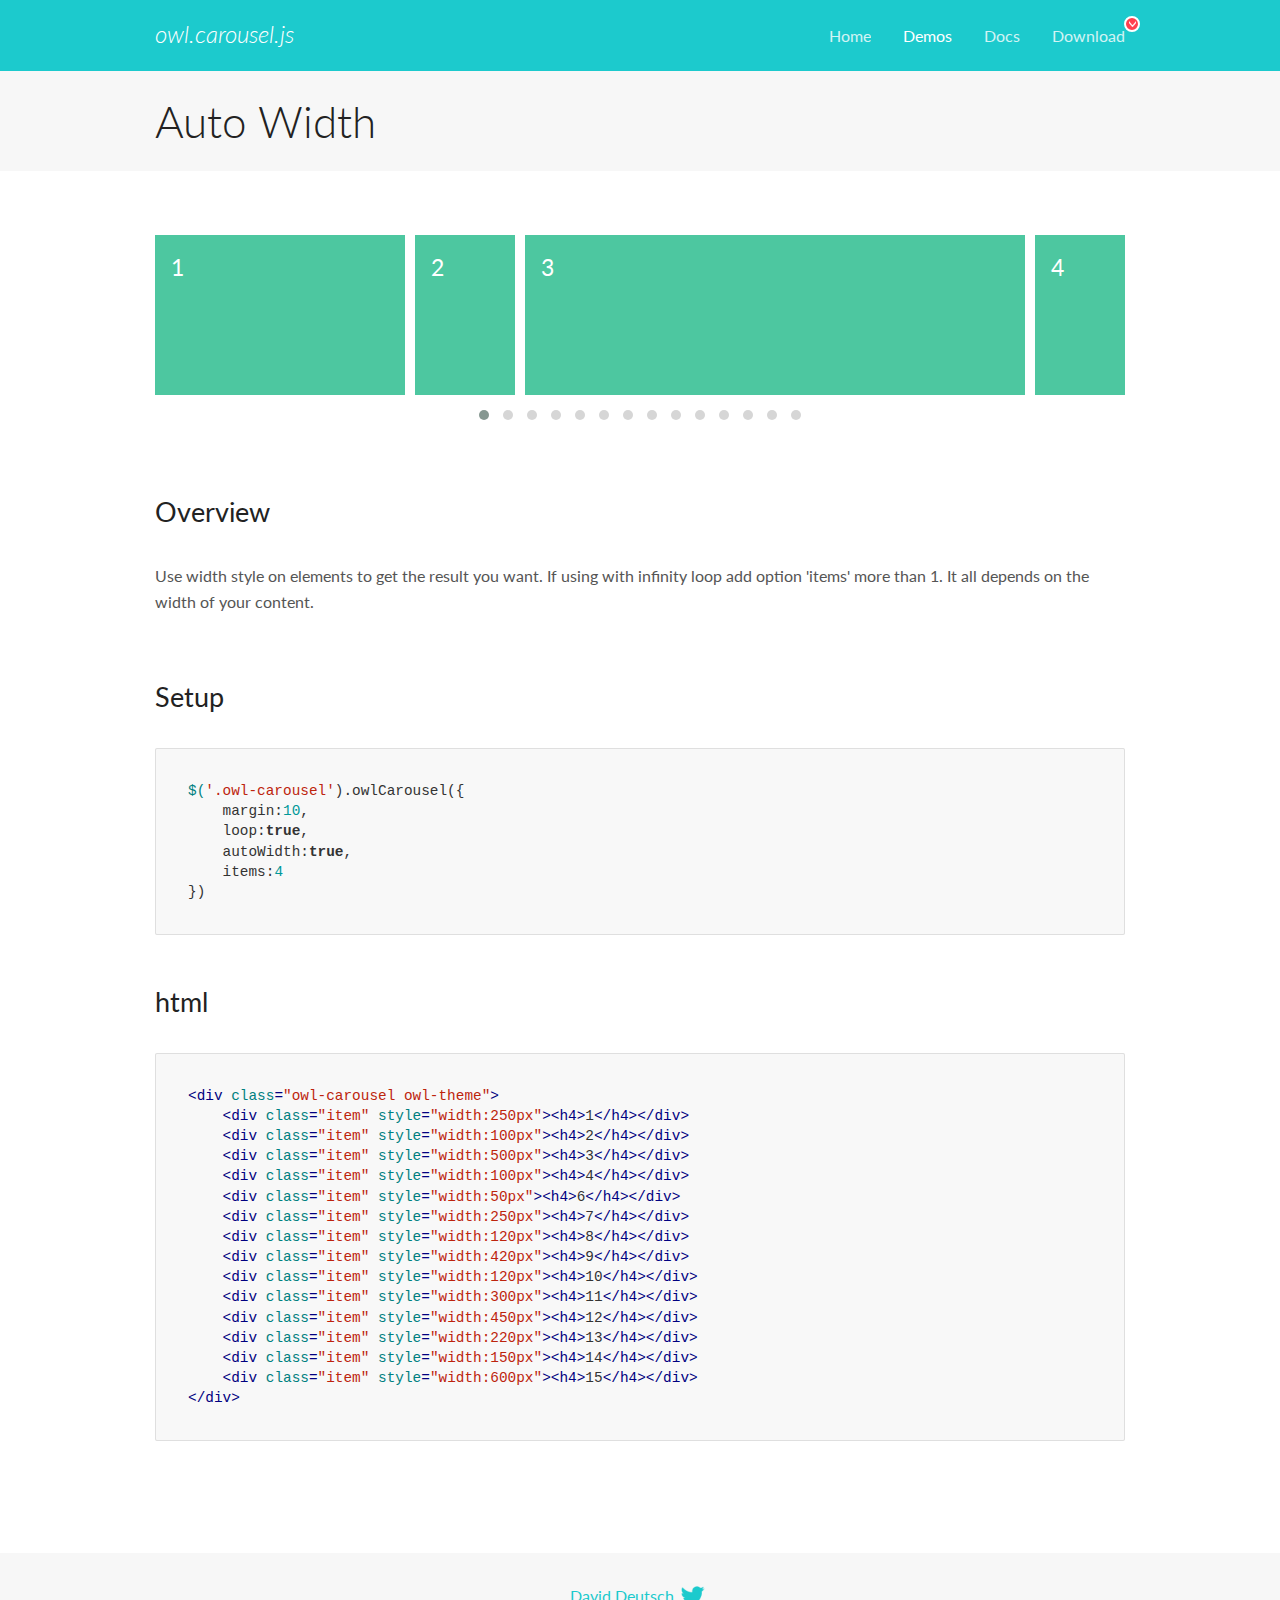
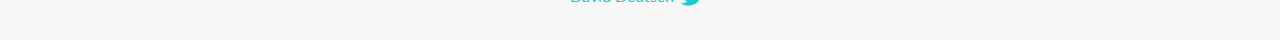
<file: plugins/OwlCarousel2-2.3.4/docs/demos/autowidth.html>
<!DOCTYPE html>
<html lang="en">
  <head>

    <!-- head -->
    <meta charset="utf-8">
    <meta name="msapplication-tap-highlight" content="no" />
    <meta name="viewport" content="width=device-width, initial-scale=1.0" />
    <meta name="description" content="Auto Width">
    <meta name="author" content="David Deutsch">
    <title>
      Auto Width Demo | Owl Carousel | 2.3.4
    </title>

    <!-- Stylesheets -->
    <link href='https://fonts.googleapis.com/css?family=Lato:300,400,700,400italic,300italic' rel='stylesheet' type='text/css'>
    <link rel="stylesheet" href="../assets/css/docs.theme.min.css">

    <!-- Owl Stylesheets -->
    <link rel="stylesheet" href="../assets/owlcarousel/assets/owl.carousel.min.css">
    <link rel="stylesheet" href="../assets/owlcarousel/assets/owl.theme.default.min.css">

    <!-- HTML5 shim and Respond.js IE8 support of HTML5 elements and media queries -->

    <!--[if lt IE 9]>
      <script src="https://oss.maxcdn.com/libs/html5shiv/3.7.0/html5shiv.js"></script>
      <script src="https://oss.maxcdn.com/libs/respond.js/1.3.0/respond.min.js"></script>
    <![endif]-->

    <!-- Favicons -->
    <link rel="apple-touch-icon-precomposed" sizes="144x144" href="../assets/ico/apple-touch-icon-144-precomposed.png">
    <link rel="shortcut icon" href="../assets/ico/favicon.png">
    <link rel="shortcut icon" href="favicon.ico">

    <!-- Yeah i know js should not be in header. Its required for demos.-->

    <!-- javascript -->
    <script src="../assets/vendors/jquery.min.js"></script>
    <script src="../assets/owlcarousel/owl.carousel.js"></script>
  </head>
  <body>

    <!-- header -->
    <header class="header">
      <div class="row">
        <div class="large-12 columns">
          <div class="brand left">
            <h3>
              <a href="/OwlCarousel2/">owl.carousel.js</a> 
            </h3>
          </div>
          <a id="toggle-nav" class="right">
            <span></span> <span></span> <span></span> 
          </a> 
          <div class="nav-bar">
            <ul class="clearfix">
              <li> <a href="/OwlCarousel2/index.html">Home</a>  </li>
              <li class="active">
                <a href="/OwlCarousel2/demos/demos.html">Demos</a> 
              </li>
              <li> <a href="/OwlCarousel2/docs/started-welcome.html">Docs</a>  </li>
              <li>
                <a href="https://github.com/OwlCarousel2/OwlCarousel2/archive/2.3.4.zip">Download</a> 
                <span class="download"></span> 
              </li>
            </ul>
          </div>
        </div>
      </div>
    </header>

    <!-- title -->
    <section class="title">
      <div class="row">
        <div class="large-12 columns">
          <h1>Auto Width</h1>
        </div>
      </div>
    </section>

    <!--  Demos -->
    <section id="demos">
      <div class="row">
        <div class="large-12 columns">
          <div class="owl-carousel owl-theme">
            <div class="item" style="width:250px">
              <h4>1</h4>
            </div>
            <div class="item" style="width:100px">
              <h4>2</h4>
            </div>
            <div class="item" style="width:500px">
              <h4>3</h4>
            </div>
            <div class="item" style="width:100px">
              <h4>4</h4>
            </div>
            <div class="item" style="width:50px">
              <h4>6</h4>
            </div>
            <div class="item" style="width:250px">
              <h4>7</h4>
            </div>
            <div class="item" style="width:120px">
              <h4>8</h4>
            </div>
            <div class="item" style="width:420px">
              <h4>9</h4>
            </div>
            <div class="item" style="width:120px">
              <h4>10</h4>
            </div>
            <div class="item" style="width:300px">
              <h4>11</h4>
            </div>
            <div class="item" style="width:450px">
              <h4>12</h4>
            </div>
            <div class="item" style="width:220px">
              <h4>13</h4>
            </div>
            <div class="item" style="width:150px">
              <h4>14</h4>
            </div>
            <div class="item" style="width:600px">
              <h4>15</h4>
            </div>
          </div>
          <h3 id="overview">Overview</h3>
          <p>Use width style on elements to get the result you want. If using with infinity loop add option &#39;items&#39; more than 1. It all depends on the width of your content.</p>
          <h3 id="setup">Setup</h3>
          <pre><code>$(&#39;.owl-carousel&#39;).owlCarousel({
    margin:10,
    loop:true,
    autoWidth:true,
    items:4
})</code></pre>
          <h3 id="html">html</h3>
          <pre><code>&lt;div class=&quot;owl-carousel owl-theme&quot;&gt;
    &lt;div class=&quot;item&quot; style=&quot;width:250px&quot;&gt;&lt;h4&gt;1&lt;/h4&gt;&lt;/div&gt;
    &lt;div class=&quot;item&quot; style=&quot;width:100px&quot;&gt;&lt;h4&gt;2&lt;/h4&gt;&lt;/div&gt;
    &lt;div class=&quot;item&quot; style=&quot;width:500px&quot;&gt;&lt;h4&gt;3&lt;/h4&gt;&lt;/div&gt;
    &lt;div class=&quot;item&quot; style=&quot;width:100px&quot;&gt;&lt;h4&gt;4&lt;/h4&gt;&lt;/div&gt;
    &lt;div class=&quot;item&quot; style=&quot;width:50px&quot;&gt;&lt;h4&gt;6&lt;/h4&gt;&lt;/div&gt;
    &lt;div class=&quot;item&quot; style=&quot;width:250px&quot;&gt;&lt;h4&gt;7&lt;/h4&gt;&lt;/div&gt;
    &lt;div class=&quot;item&quot; style=&quot;width:120px&quot;&gt;&lt;h4&gt;8&lt;/h4&gt;&lt;/div&gt;
    &lt;div class=&quot;item&quot; style=&quot;width:420px&quot;&gt;&lt;h4&gt;9&lt;/h4&gt;&lt;/div&gt;
    &lt;div class=&quot;item&quot; style=&quot;width:120px&quot;&gt;&lt;h4&gt;10&lt;/h4&gt;&lt;/div&gt;
    &lt;div class=&quot;item&quot; style=&quot;width:300px&quot;&gt;&lt;h4&gt;11&lt;/h4&gt;&lt;/div&gt;
    &lt;div class=&quot;item&quot; style=&quot;width:450px&quot;&gt;&lt;h4&gt;12&lt;/h4&gt;&lt;/div&gt;
    &lt;div class=&quot;item&quot; style=&quot;width:220px&quot;&gt;&lt;h4&gt;13&lt;/h4&gt;&lt;/div&gt;
    &lt;div class=&quot;item&quot; style=&quot;width:150px&quot;&gt;&lt;h4&gt;14&lt;/h4&gt;&lt;/div&gt;
    &lt;div class=&quot;item&quot; style=&quot;width:600px&quot;&gt;&lt;h4&gt;15&lt;/h4&gt;&lt;/div&gt;
&lt;/div&gt;</code></pre>
          <script>
            $(document).ready(function() {
              $('.owl-carousel').owlCarousel({
                margin: 10,
                loop: true,
                autoWidth: true,
                items: 4
              })
            })
          </script>
        </div>
      </div>
    </section>

    <!-- footer -->
    <footer class="footer">
      <div class="row">
        <div class="large-12 columns">
          <h5>
            <a href="/OwlCarousel2/docs/support-contact.html">David Deutsch</a> 
            <a id="custom-tweet-button" href="https://twitter.com/share?url=https://github.com/OwlCarousel2/OwlCarousel2&text=Owl Carousel - This is so awesome! " target="_blank"></a> 
          </h5>
        </div>
      </div>
    </footer>

    <!-- vendors -->
    <script src="../assets/vendors/highlight.js"></script>
    <script src="../assets/js/app.js"></script>
  </body>
</html>
</file>
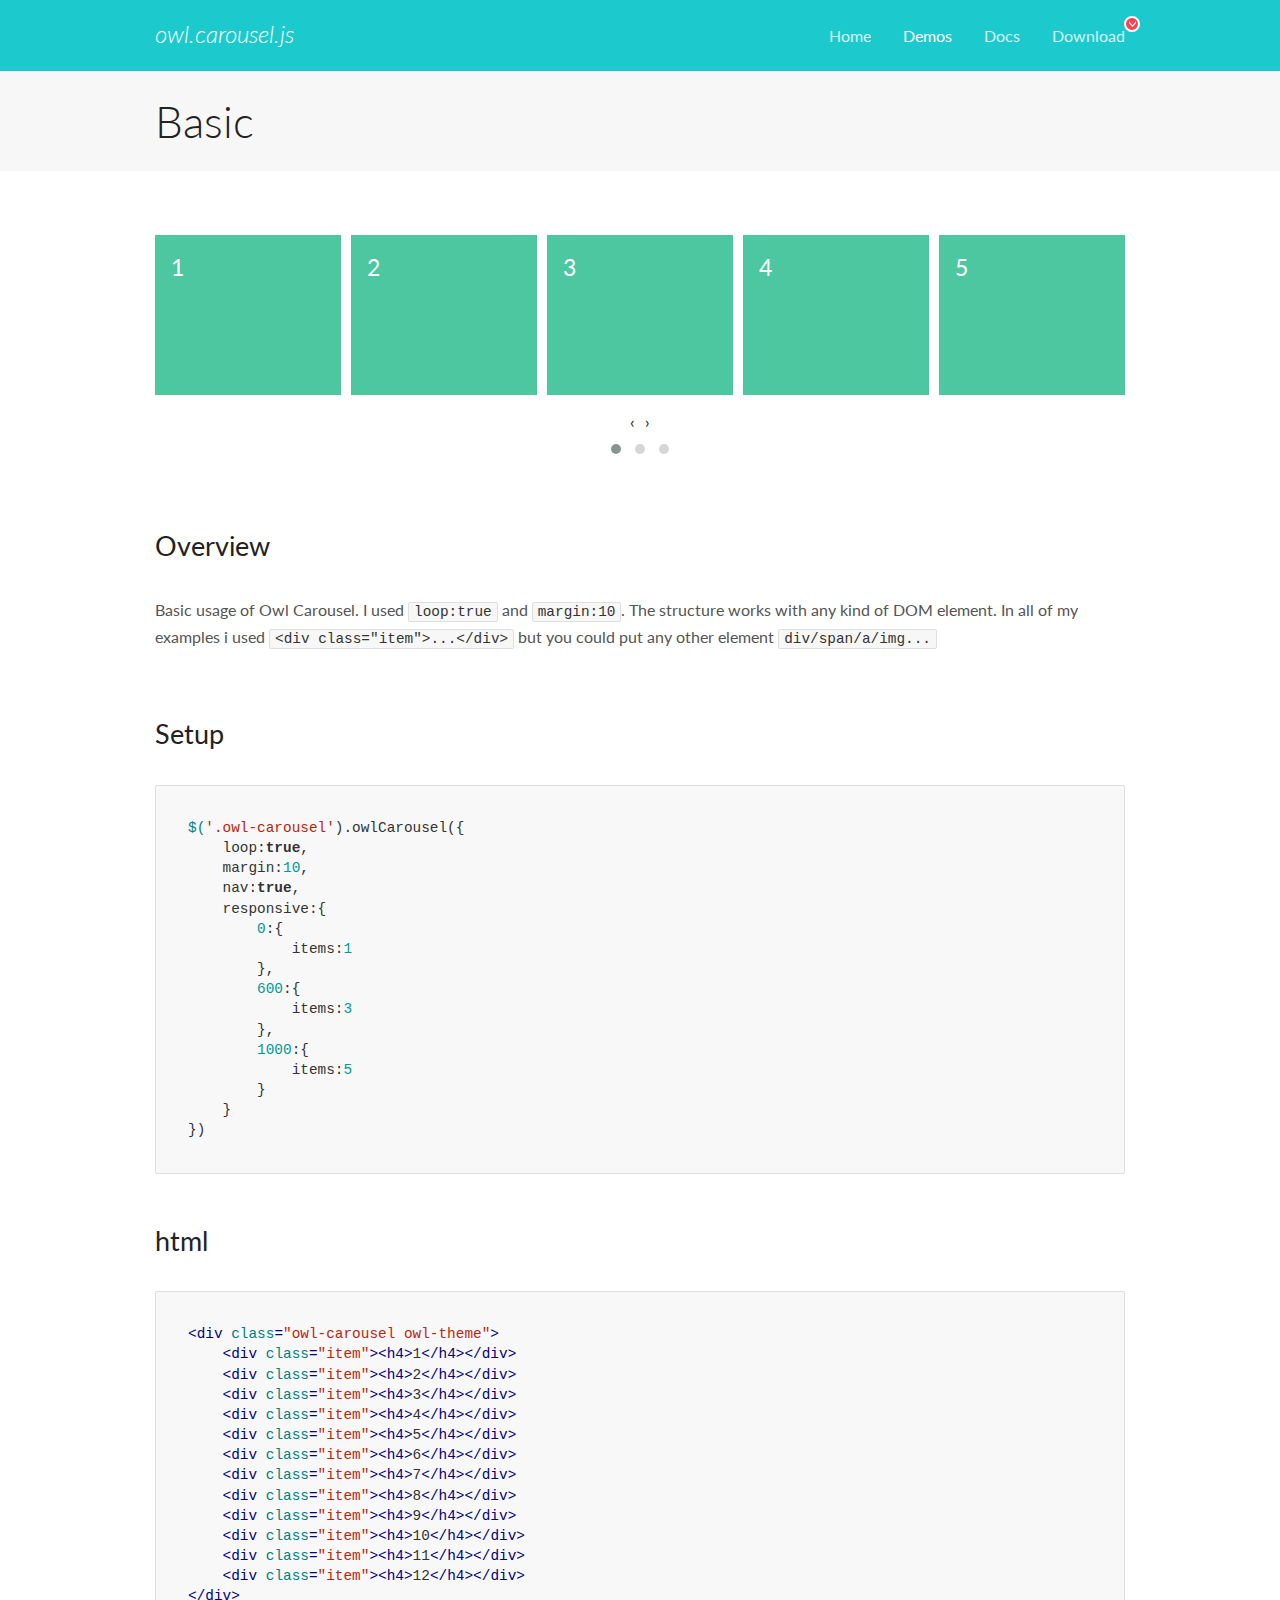
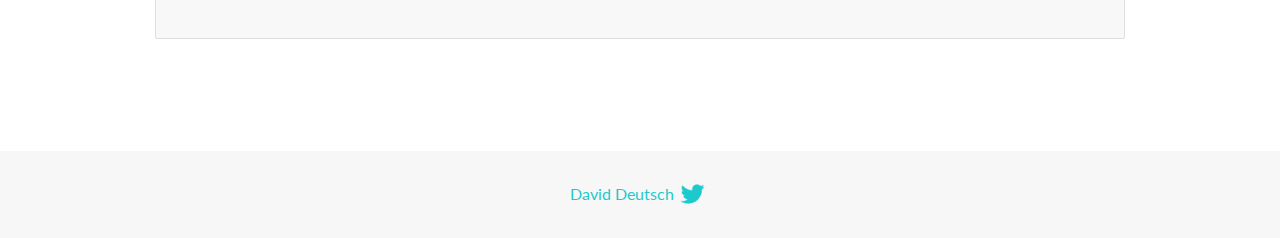
<file: plugins/OwlCarousel2-2.3.4/docs/demos/basic.html>
<!DOCTYPE html>
<html lang="en">
  <head>

    <!-- head -->
    <meta charset="utf-8">
    <meta name="msapplication-tap-highlight" content="no" />
    <meta name="viewport" content="width=device-width, initial-scale=1.0" />
    <meta name="description" content="Basic usage demo">
    <meta name="author" content="David Deutsch">
    <title>
      Basic Demo | Owl Carousel | 2.3.4
    </title>

    <!-- Stylesheets -->
    <link href='https://fonts.googleapis.com/css?family=Lato:300,400,700,400italic,300italic' rel='stylesheet' type='text/css'>
    <link rel="stylesheet" href="../assets/css/docs.theme.min.css">

    <!-- Owl Stylesheets -->
    <link rel="stylesheet" href="../assets/owlcarousel/assets/owl.carousel.min.css">
    <link rel="stylesheet" href="../assets/owlcarousel/assets/owl.theme.default.min.css">

    <!-- HTML5 shim and Respond.js IE8 support of HTML5 elements and media queries -->

    <!--[if lt IE 9]>
      <script src="https://oss.maxcdn.com/libs/html5shiv/3.7.0/html5shiv.js"></script>
      <script src="https://oss.maxcdn.com/libs/respond.js/1.3.0/respond.min.js"></script>
    <![endif]-->

    <!-- Favicons -->
    <link rel="apple-touch-icon-precomposed" sizes="144x144" href="../assets/ico/apple-touch-icon-144-precomposed.png">
    <link rel="shortcut icon" href="../assets/ico/favicon.png">
    <link rel="shortcut icon" href="favicon.ico">

    <!-- Yeah i know js should not be in header. Its required for demos.-->

    <!-- javascript -->
    <script src="../assets/vendors/jquery.min.js"></script>
    <script src="../assets/owlcarousel/owl.carousel.js"></script>
  </head>
  <body>

    <!-- header -->
    <header class="header">
      <div class="row">
        <div class="large-12 columns">
          <div class="brand left">
            <h3>
              <a href="/OwlCarousel2/">owl.carousel.js</a> 
            </h3>
          </div>
          <a id="toggle-nav" class="right">
            <span></span> <span></span> <span></span> 
          </a> 
          <div class="nav-bar">
            <ul class="clearfix">
              <li> <a href="/OwlCarousel2/index.html">Home</a>  </li>
              <li class="active">
                <a href="/OwlCarousel2/demos/demos.html">Demos</a> 
              </li>
              <li> <a href="/OwlCarousel2/docs/started-welcome.html">Docs</a>  </li>
              <li>
                <a href="https://github.com/OwlCarousel2/OwlCarousel2/archive/2.3.4.zip">Download</a> 
                <span class="download"></span> 
              </li>
            </ul>
          </div>
        </div>
      </div>
    </header>

    <!-- title -->
    <section class="title">
      <div class="row">
        <div class="large-12 columns">
          <h1>Basic</h1>
        </div>
      </div>
    </section>

    <!--  Demos -->
    <section id="demos">
      <div class="row">
        <div class="large-12 columns">
          <div class="owl-carousel owl-theme">
            <div class="item">
              <h4>1</h4>
            </div>
            <div class="item">
              <h4>2</h4>
            </div>
            <div class="item">
              <h4>3</h4>
            </div>
            <div class="item">
              <h4>4</h4>
            </div>
            <div class="item">
              <h4>5</h4>
            </div>
            <div class="item">
              <h4>6</h4>
            </div>
            <div class="item">
              <h4>7</h4>
            </div>
            <div class="item">
              <h4>8</h4>
            </div>
            <div class="item">
              <h4>9</h4>
            </div>
            <div class="item">
              <h4>10</h4>
            </div>
            <div class="item">
              <h4>11</h4>
            </div>
            <div class="item">
              <h4>12</h4>
            </div>
          </div>
          <h3 id="overview">Overview</h3>
          <p>Basic usage of Owl Carousel. I used <code>loop:true</code> and <code>margin:10</code>. The structure works with any kind of DOM element. In all of my examples i used <code>&lt;div class=&quot;item&quot;&gt;...&lt;/div&gt;</code> but you could
            put any other element <code>div/span/a/img...</code></p>
          <h3 id="setup">Setup</h3>
          <pre><code>$(&#39;.owl-carousel&#39;).owlCarousel({
    loop:true,
    margin:10,
    nav:true,
    responsive:{
        0:{
            items:1
        },
        600:{
            items:3
        },
        1000:{
            items:5
        }
    }
})</code></pre>
          <h3 id="html">html</h3>
          <pre><code>&lt;div class=&quot;owl-carousel owl-theme&quot;&gt;
    &lt;div class=&quot;item&quot;&gt;&lt;h4&gt;1&lt;/h4&gt;&lt;/div&gt;
    &lt;div class=&quot;item&quot;&gt;&lt;h4&gt;2&lt;/h4&gt;&lt;/div&gt;
    &lt;div class=&quot;item&quot;&gt;&lt;h4&gt;3&lt;/h4&gt;&lt;/div&gt;
    &lt;div class=&quot;item&quot;&gt;&lt;h4&gt;4&lt;/h4&gt;&lt;/div&gt;
    &lt;div class=&quot;item&quot;&gt;&lt;h4&gt;5&lt;/h4&gt;&lt;/div&gt;
    &lt;div class=&quot;item&quot;&gt;&lt;h4&gt;6&lt;/h4&gt;&lt;/div&gt;
    &lt;div class=&quot;item&quot;&gt;&lt;h4&gt;7&lt;/h4&gt;&lt;/div&gt;
    &lt;div class=&quot;item&quot;&gt;&lt;h4&gt;8&lt;/h4&gt;&lt;/div&gt;
    &lt;div class=&quot;item&quot;&gt;&lt;h4&gt;9&lt;/h4&gt;&lt;/div&gt;
    &lt;div class=&quot;item&quot;&gt;&lt;h4&gt;10&lt;/h4&gt;&lt;/div&gt;
    &lt;div class=&quot;item&quot;&gt;&lt;h4&gt;11&lt;/h4&gt;&lt;/div&gt;
    &lt;div class=&quot;item&quot;&gt;&lt;h4&gt;12&lt;/h4&gt;&lt;/div&gt;
&lt;/div&gt;</code></pre>
          <script>
            $(document).ready(function() {
              var owl = $('.owl-carousel');
              owl.owlCarousel({
                margin: 10,
                nav: true,
                loop: true,
                responsive: {
                  0: {
                    items: 1
                  },
                  600: {
                    items: 3
                  },
                  1000: {
                    items: 5
                  }
                }
              })
            })
          </script>
        </div>
      </div>
    </section>

    <!-- footer -->
    <footer class="footer">
      <div class="row">
        <div class="large-12 columns">
          <h5>
            <a href="/OwlCarousel2/docs/support-contact.html">David Deutsch</a> 
            <a id="custom-tweet-button" href="https://twitter.com/share?url=https://github.com/OwlCarousel2/OwlCarousel2&text=Owl Carousel - This is so awesome! " target="_blank"></a> 
          </h5>
        </div>
      </div>
    </footer>

    <!-- vendors -->
    <script src="../assets/vendors/highlight.js"></script>
    <script src="../assets/js/app.js"></script>
  </body>
</html>
</file>
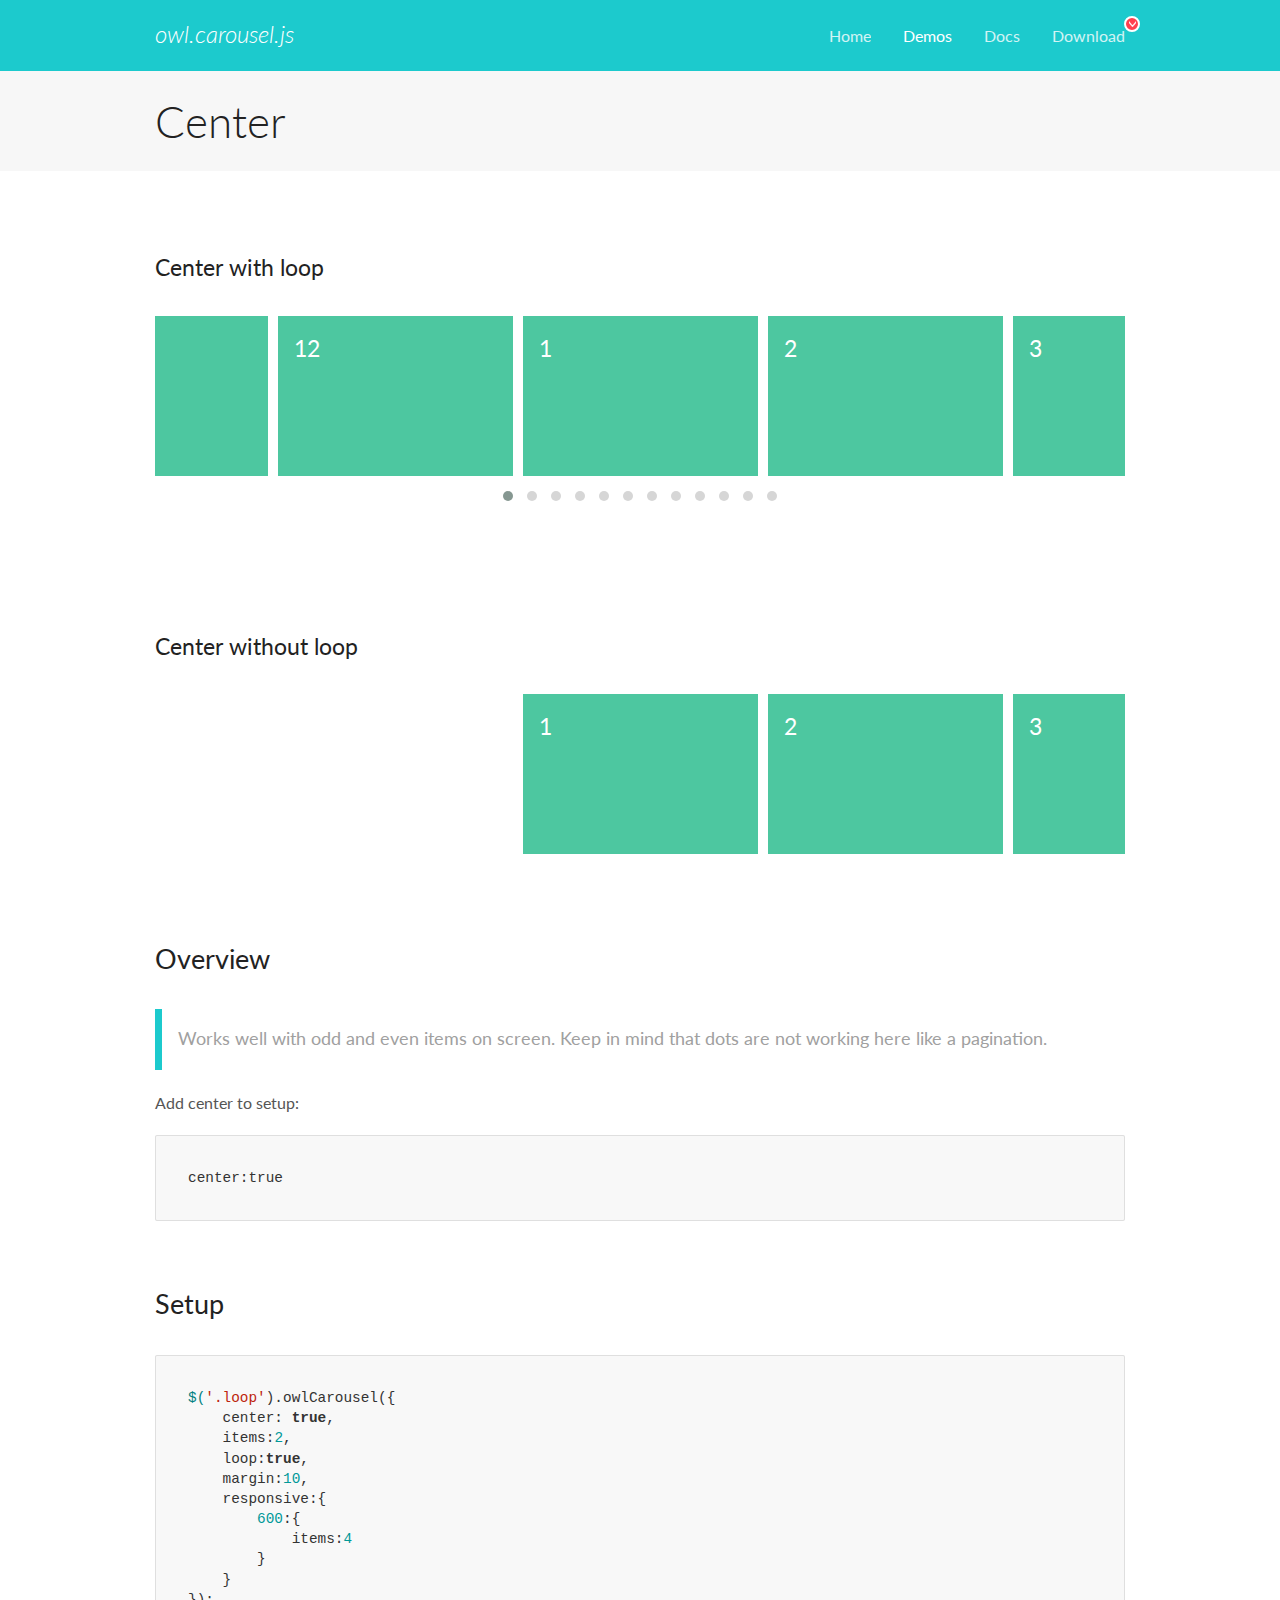
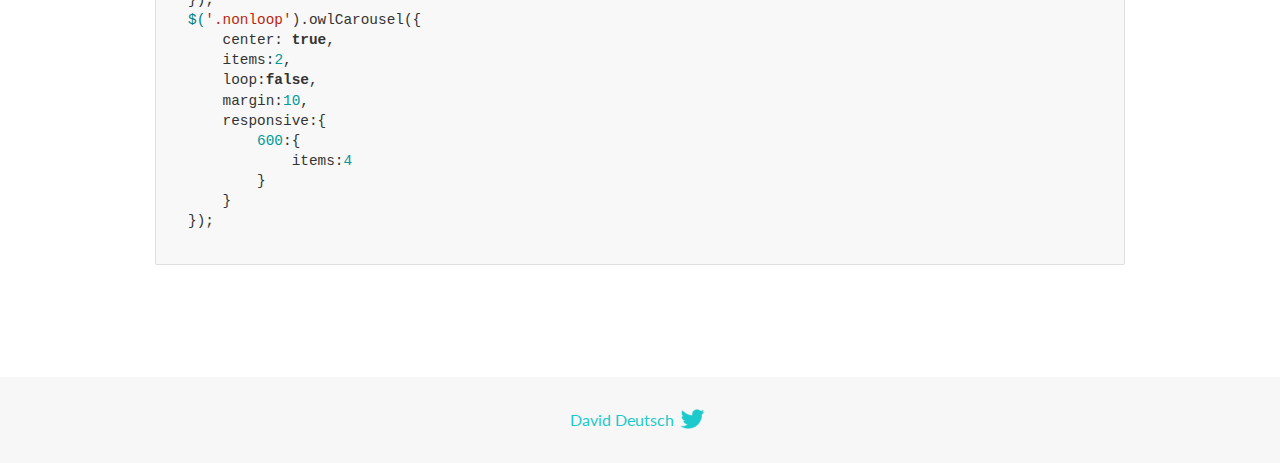
<file: plugins/OwlCarousel2-2.3.4/docs/demos/center.html>
<!DOCTYPE html>
<html lang="en">
  <head>

    <!-- head -->
    <meta charset="utf-8">
    <meta name="msapplication-tap-highlight" content="no" />
    <meta name="viewport" content="width=device-width, initial-scale=1.0" />
    <meta name="description" content="Center carousel">
    <meta name="author" content="David Deutsch">
    <title>
      Center Demo | Owl Carousel | 2.3.4
    </title>

    <!-- Stylesheets -->
    <link href='https://fonts.googleapis.com/css?family=Lato:300,400,700,400italic,300italic' rel='stylesheet' type='text/css'>
    <link rel="stylesheet" href="../assets/css/docs.theme.min.css">

    <!-- Owl Stylesheets -->
    <link rel="stylesheet" href="../assets/owlcarousel/assets/owl.carousel.min.css">
    <link rel="stylesheet" href="../assets/owlcarousel/assets/owl.theme.default.min.css">

    <!-- HTML5 shim and Respond.js IE8 support of HTML5 elements and media queries -->

    <!--[if lt IE 9]>
      <script src="https://oss.maxcdn.com/libs/html5shiv/3.7.0/html5shiv.js"></script>
      <script src="https://oss.maxcdn.com/libs/respond.js/1.3.0/respond.min.js"></script>
    <![endif]-->

    <!-- Favicons -->
    <link rel="apple-touch-icon-precomposed" sizes="144x144" href="../assets/ico/apple-touch-icon-144-precomposed.png">
    <link rel="shortcut icon" href="../assets/ico/favicon.png">
    <link rel="shortcut icon" href="favicon.ico">

    <!-- Yeah i know js should not be in header. Its required for demos.-->

    <!-- javascript -->
    <script src="../assets/vendors/jquery.min.js"></script>
    <script src="../assets/owlcarousel/owl.carousel.js"></script>
  </head>
  <body>

    <!-- header -->
    <header class="header">
      <div class="row">
        <div class="large-12 columns">
          <div class="brand left">
            <h3>
              <a href="/OwlCarousel2/">owl.carousel.js</a> 
            </h3>
          </div>
          <a id="toggle-nav" class="right">
            <span></span> <span></span> <span></span> 
          </a> 
          <div class="nav-bar">
            <ul class="clearfix">
              <li> <a href="/OwlCarousel2/index.html">Home</a>  </li>
              <li class="active">
                <a href="/OwlCarousel2/demos/demos.html">Demos</a> 
              </li>
              <li> <a href="/OwlCarousel2/docs/started-welcome.html">Docs</a>  </li>
              <li>
                <a href="https://github.com/OwlCarousel2/OwlCarousel2/archive/2.3.4.zip">Download</a> 
                <span class="download"></span> 
              </li>
            </ul>
          </div>
        </div>
      </div>
    </header>

    <!-- title -->
    <section class="title">
      <div class="row">
        <div class="large-12 columns">
          <h1>Center</h1>
        </div>
      </div>
    </section>

    <!--  Demos -->
    <section id="demos">
      <div class="row">
        <div class="large-12 columns">
          <h4 id="center-with-loop">Center with loop</h4>
          <div class="loop owl-carousel owl-theme">
            <div class="item">
              <h4>1</h4>
            </div>
            <div class="item">
              <h4>2</h4>
            </div>
            <div class="item">
              <h4>3</h4>
            </div>
            <div class="item">
              <h4>4</h4>
            </div>
            <div class="item">
              <h4>5</h4>
            </div>
            <div class="item">
              <h4>6</h4>
            </div>
            <div class="item">
              <h4>7</h4>
            </div>
            <div class="item">
              <h4>8</h4>
            </div>
            <div class="item">
              <h4>9</h4>
            </div>
            <div class="item">
              <h4>10</h4>
            </div>
            <div class="item">
              <h4>11</h4>
            </div>
            <div class="item">
              <h4>12</h4>
            </div>
          </div>
          <br>
          <h4 id="center-without-loop">Center without loop</h4>
          <div class="nonloop owl-carousel">
            <div class="item">
              <h4>1</h4>
            </div>
            <div class="item">
              <h4>2</h4>
            </div>
            <div class="item">
              <h4>3</h4>
            </div>
            <div class="item">
              <h4>4</h4>
            </div>
            <div class="item">
              <h4>5</h4>
            </div>
            <div class="item">
              <h4>6</h4>
            </div>
            <div class="item">
              <h4>7</h4>
            </div>
            <div class="item">
              <h4>8</h4>
            </div>
            <div class="item">
              <h4>9</h4>
            </div>
            <div class="item">
              <h4>10</h4>
            </div>
            <div class="item">
              <h4>11</h4>
            </div>
            <div class="item">
              <h4>12</h4>
            </div>
          </div>
          <h3 id="overview">Overview</h3>
          <blockquote>
            <p>Works well with odd and even items on screen. Keep in mind that dots are not working here like a pagination.</p>
          </blockquote>
          <p>Add center to setup:</p>
          <pre><code>center:true</code></pre>
          <h3 id="setup">Setup</h3>
          <pre><code>$(&#39;.loop&#39;).owlCarousel({
    center: true,
    items:2,
    loop:true,
    margin:10,
    responsive:{
        600:{
            items:4
        }
    }
});
$(&#39;.nonloop&#39;).owlCarousel({
    center: true,
    items:2,
    loop:false,
    margin:10,
    responsive:{
        600:{
            items:4
        }
    }
});</code></pre>
          <script>
            jQuery(document).ready(function($) {
              $('.loop').owlCarousel({
                center: true,
                items: 2,
                loop: true,
                margin: 10,
                responsive: {
                  600: {
                    items: 4
                  }
                }
              });
              $('.nonloop').owlCarousel({
                center: true,
                items: 2,
                loop: false,
                margin: 10,
                responsive: {
                  600: {
                    items: 4
                  }
                }
              });
            });
          </script>
        </div>
      </div>
    </section>

    <!-- footer -->
    <footer class="footer">
      <div class="row">
        <div class="large-12 columns">
          <h5>
            <a href="/OwlCarousel2/docs/support-contact.html">David Deutsch</a> 
            <a id="custom-tweet-button" href="https://twitter.com/share?url=https://github.com/OwlCarousel2/OwlCarousel2&text=Owl Carousel - This is so awesome! " target="_blank"></a> 
          </h5>
        </div>
      </div>
    </footer>

    <!-- vendors -->
    <script src="../assets/vendors/highlight.js"></script>
    <script src="../assets/js/app.js"></script>
  </body>
</html>
</file>
<file: styles/main_styles.css>
@charset "utf-8";
/* CSS Document */
/******************************

[Table of Contents]

1. Fonts
2. Body and some general stuff
3. Header
4. Menu
5. Home
6. Intro
7. Why
8. CTA
9. Services
10. Extra
11. Newsletter
12. Footer
13. Team
13. Testimonials
14. Hero Slider


******************************/
/***********
1. Fonts
***********/
@import url('https://fonts.googleapis.com/css?family=Montserrat:400,500,600,700,800,900');

/*********************************
2. Body and some general stuff
*********************************/
* {
  /* margin: -2px; */
  padding: 0;
  -webkit-font-smoothing: antialiased;
  -webkit-text-shadow: rgba(0, 0, 0, .01) 0 0 1px;
  text-shadow: rgba(0, 0, 0, .01) 0 0 1px;
}

body {
  font-family: 'Montserrat', sans-serif;
  font-size: 14px;
  font-weight: 400;
  background: #FFFFFF;
  color: #a5a5a5;
}

div {
  display: block;
  position: relative;
  -webkit-box-sizing: border-box;
  -moz-box-sizing: border-box;
  box-sizing: border-box;
}

ul {
  list-style: none;
  margin-bottom: 0px;
}

p {
  font-family: 'Montserrat', sans-serif;
  font-size: 14px;
  line-height: 2.14;
  font-weight: 500;
  color: #828282;
  -webkit-font-smoothing: antialiased;
  -webkit-text-shadow: rgba(0, 0, 0, .01) 0 0 1px;
  text-shadow: rgba(0, 0, 0, .01) 0 0 1px;
}

p a {
  display: inline;
  position: relative;
  color: inherit;
  border-bottom: solid 1px #ffa07f;
  -webkit-transition: all 200ms ease;
  -moz-transition: all 200ms ease;
  -ms-transition: all 200ms ease;
  -o-transition: all 200ms ease;
  transition: all 200ms ease;
}

p:last-of-type {
  margin-bottom: 0;
}

a {
  -webkit-transition: all 200ms ease;
  -moz-transition: all 200ms ease;
  -ms-transition: all 200ms ease;
  -o-transition: all 200ms ease;
  transition: all 200ms ease;
}

a, a:hover, a:visited, a:active, a:link {
  text-decoration: none;
  -webkit-font-smoothing: antialiased;
  -webkit-text-shadow: rgba(0, 0, 0, .01) 0 0 1px;
  text-shadow: rgba(0, 0, 0, .01) 0 0 1px;
}

p a:active {
  position: relative;
  color: #FF6347;
}

p a:hover {
  color: #FFFFFF;
  background: #ffa07f;
}

p a:hover::after {
  opacity: 0.2;
}

::selection {
  background: rgba(87, 204, 195, 0.75);
  color: #FFFFFF;
}

p::selection {}

h1 {
  font-size: 60px;
}

h2 {
  font-size: 48px;
}

h3 {
  font-size: 36px;
}

h4 {
  font-size: 24px;
}

h5 {
  font-size: 18px;
}

h1, h2, h3, h4, h5, h6 {
  font-family: 'Montserrat', sans-serif;
  -webkit-font-smoothing: antialiased;
  -webkit-text-shadow: rgba(0, 0, 0, .01) 0 0 1px;
  text-shadow: rgba(0, 0, 0, .01) 0 0 1px;
  line-height: 1.2;
  color: #404040;
}

h1::selection,
h2::selection,
h3::selection,
h4::selection,
h5::selection,
h6::selection {}

.form-control {
  color: #db5246;
}

section {
  display: block;
  position: relative;
  box-sizing: border-box;
}

.clear {
  clear: both;
}

.clearfix::before, .clearfix::after {
  content: "";
  display: table;
}

.clearfix::after {
  clear: both;
}

.clearfix {
  zoom: 1;
}

.float_left {
  float: left;
}

.float_right {
  float: right;
}

.trans_200 {
  -webkit-transition: all 200ms ease;
  -moz-transition: all 200ms ease;
  -ms-transition: all 200ms ease;
  -o-transition: all 200ms ease;
  transition: all 200ms ease;
}

.trans_300 {
  -webkit-transition: all 300ms ease;
  -moz-transition: all 300ms ease;
  -ms-transition: all 300ms ease;
  -o-transition: all 300ms ease;
  transition: all 300ms ease;
}

.trans_400 {
  -webkit-transition: all 400ms ease;
  -moz-transition: all 400ms ease;
  -ms-transition: all 400ms ease;
  -o-transition: all 400ms ease;
  transition: all 400ms ease;
}

.trans_500 {
  -webkit-transition: all 500ms ease;
  -moz-transition: all 500ms ease;
  -ms-transition: all 500ms ease;
  -o-transition: all 500ms ease;
  transition: all 500ms ease;
}

.fill_height {
  height: 100%;
}

.super_container {
  width: 100%;
  overflow: hidden;
}

.prlx_parent {
  overflow: hidden;
}

.prlx {
  height: 130% !important;
}

.parallax-window {
  min-height: 400px;
  background: transparent;
}

.parallax_background {
  position: absolute;
  top: 0;
  left: 0;
  width: 100%;
  height: 100%;
}

.background_image {
  position: absolute;
  top: 0;
  left: 0;
  width: 100%;
  height: 100%;
  background-repeat: no-repeat;
  background-size: cover;
  background-position: center center;
}

.circle_img {
  border-radius: 200px
}

.nopadding {
  padding: 0px !important;
}

.button {
  height: 46px;
  border-radius: 20px;
}

.button a {
  display: block;
  padding-left: 40px;
  padding-right: 36px;
  line-height: 42px;
  font-size: 14px;
  text-transform: uppercase;
  font-weight: 600;
}

.button_1 {
  background: #7b1fa2;
  border: solid 2px transparent;
}

.button_1 a {
  color: #FFFFFF;
}

.button_1:hover {
  background: transparent;
  border: solid 2px #7b1fa2;
}

.button_1:hover a {
  color: #7b1fa2;
}

.button_2 {
  background: transparent;
  border: solid 2px #4a0072;
}

.button_2 a {
  color: #4a0072;
}

.button_2:hover {
  background: #4a0072;
}

.button_2:hover a {
  color: #FFFFFF;
}

.section_subtitle {
  font-size: 18px;
  font-weight: 500;
  color: #a6abb2;
  line-height: 0.75;
}

.section_title {
  margin-top: 9px;
}

.intro_text {
  margin-top: 32px;
}

/*********************************
3. Header
*********************************/
.header {
  position: fixed;
  top: 0;
  left: 0;
  width: 100vw;
  z-index: 100;
  background: #FFFFFF;
}

.header_content {
  width: 100%;
  height: 117px;
  padding-left: 100px;
  padding-right: 102px;
}

.header.scrolled .header_content {
  height: 75px;
  box-shadow: 0px 5px 15px rgba(87, 204, 195, 0.15);
}

.logo a>div:first-child {
  font-size: 30px;
  font-weight: 700;
  line-height: 0.75;
  color: #353535;
}

.logo a>div:first-child span {
  color: #4a0072;
  margin-left: 7px;
}

.logo a>div:last-child {
  font-size: 12px;
  color: #969696;
  font-weight: 500;
  line-height: 0.75;
  margin-top: 6px;
}

.main_nav {
  margin-left: 226px;
}

.main_nav ul li a {
  font-size: 15px;
  font-weight: 600;
  color: #404040;
  white-space: nowrap;
}

.main_nav ul li a:hover,
.main_nav ul li.active a {
  color: #4a0072;
}

.main_nav ul li:not(:last-child) {
  margin-right: 33px;
}

.work_hours {
  font-size: 15px;
  font-weight: 600;
  color: #404040;
  margin-right: 26px;
  white-space: nowrap;
}

.header_phone {
  height: 46px;
  border-radius: 20px;
  background: #4a0072;
  padding-left: 40px;
  padding-right: 36px;
  line-height: 46px;
  font-size: 14px;
  font-weight: 600;
  color: #FFFFFF;
  margin-right: 12px;
}

.header_phone::selection {
  background: rgba(64, 64, 64, 0.75);
}

.header_button {
  margin-right: 16px;
}

.social ul li {
  width: 34px;
  height: 34px;
  border-radius: 50%;
  background: #e6ebf1;
  -webkit-transition: all 200ms ease;
  -moz-transition: all 200ms ease;
  -ms-transition: all 200ms ease;
  -o-transition: all 200ms ease;
  transition: all 200ms ease;
}

.social ul li:hover {
  background: #4a0072;
}

.social ul li:hover a i {
  color: #FFFFFF;
}

.social ul li:not(:last-of-type) {
  margin-right: 15px;
}

.social ul li a {
  display: block;
  /* width: 100%; */
  /* height: 100%; */
  line-height: 39px;
  text-align: center;
}

.social ul li a i {
  font-size: 16px;
  color: #404040;
  -webkit-transition: all 200ms ease;
  -moz-transition: all 200ms ease;
  -ms-transition: all 200ms ease;
  -o-transition: all 200ms ease;
  transition: all 200ms ease;
}

.hamburger {
  display: none;
  cursor: pointer;
  border: solid 1px transparent;
  border-radius: 7px;
  -webkit-transition: all 200ms ease;
  -moz-transition: all 200ms ease;
  -ms-transition: all 200ms ease;
  -o-transition: all 200ms ease;
  transition: all 200ms ease;
}

.hamburger:hover {
  border: solid 1px rgba(0, 0, 0, 0.05);
}

.hamburger i {
  font-size: 20px;
  color: #404040;
  padding-top: 5px;
  padding-bottom: 5px;
  padding-left: 7px;
  padding-right: 7px;
}

/*********************************
4. Menu
*********************************/
.menu {
  position: fixed;
  top: 0;
  right: -350px;
  width: 350px;
  height: 100vh;
  background: #4a0072;
  z-index: 102;
  padding-left: 30px;
  padding-right: 30px;
  padding-top: 50px;
}

.menu.active {
  right: 0;
}

.menu_overlay {
  position: fixed;
  top: 0;
  right: 0;
  width: 100vw;
  height: 100vh;
  background: rgba(255, 255, 255, 0.75);
  z-index: 101;
  visibility: hidden;
  opacity: 0;
}

.menu_overlay.active {
  visibility: visible;
  opacity: 1;
}

.menu_close_container {
  position: absolute;
  top: 41px;
  left: 28px;
  width: 18px;
  height: 18px;
  transform-origin: center center;
  -webkit-transform: rotate(45deg);
  -moz-transform: rotate(45deg);
  -ms-transform: rotate(45deg);
  -o-transform: rotate(45deg);
  transform: rotate(45deg);
  cursor: pointer;
  z-index: 1;
}

.menu_close {
  width: 100%;
  height: 100%;
  transform-style: preserve-3D;
}

.menu_close div {
  width: 100%;
  height: 2px;
  background: #FFFFFF;
  top: 8px;
  -webkit-transition: all 200ms ease;
  -moz-transition: all 200ms ease;
  -ms-transition: all 200ms ease;
  -o-transition: all 200ms ease;
  transition: all 200ms ease;
}

.menu_close div:last-of-type {
  -webkit-transform: rotate(90deg) translateX(-2px);
  -moz-transform: rotate(90deg) translateX(-2px);
  -ms-transform: rotate(90deg) translateX(-2px);
  -o-transform: rotate(90deg) translateX(-2px);
  transform: rotate(90deg) translateX(-2px);
  transform-origin: center;
}

.menu_close:hover div {
  background: #1befc5;
}

.menu_nav {
  margin-top: 75px;
}

.menu_nav ul li:not(:last-child) {
  margin-bottom: 1px;
}

.menu_nav ul li a {
  font-size: 24px;
  font-weight: 500;
  color: rgba(255, 255, 255, 0.75);
}

.menu_nav ul li a:hover {
  color: #1befc5;
}

.menu_social {
  position: absolute;
  bottom: 30px;
  left: 30px;
}

.menu_social ul li:hover {
  background: #404040;
}

.menu_social ul li:hover a i {
  color: #FFFFFF;
}

.menu_extra {
  margin-top: 50px;
}

.menu_extra>div:not(:last-child) {
  margin-bottom: 5px;
}

.menu_link,
.menu_link a {
  font-size: 13px;
  font-weight: 500;
  color: rgba(255, 255, 255, 0.75);
}

.menu_link a:hover {
  color: #FFFFFF;
}

/*********************************
5. Home
*********************************/
.home {
  width: 100%;
  /* height: 768px; */
  margin-top: 117px;
}

.home_slider_container {
  width: 100%;
  height: 100%;
}

.home_container {
  position: absolute;
  top: 50%;
  -webkit-transform: translateY(-50%);
  -moz-transform: translateY(-50%);
  -ms-transform: translateY(-50%);
  -o-transform: translateY(-50%);
  transform: translateY(-50%);
  left: 0;
  width: 100%;
}

.home_content {
  max-width: 550px;
}

.home_subtitle {
  font-size: 30px;
  color: #4a0072;
  font-weight: 600;
  line-height: 1.1;
}

.home_title {
  font-size: 60px;
  color: #404040;
  line-height: 1.2;
  font-weight: 500;
  margin-top: -2px;
}

.home_text {
  margin-top: 11px;
}

.home_buttons {
  margin-top: 36px;
}

.home_buttons>div:not(:last-child) {
  margin-right: 10px;
}

.home_slider_dots {
  position: absolute;
  bottom: 53px;
  left: calc((100vw - 1140px) / 2);
  z-index: 1;
}

.home_slider_custom_dot {
  width: 8px;
  height: 8px;
  background: #b4b4b4;
  border-radius: 50%;
  cursor: pointer;
}

.home_slider_custom_dot.active,
.home_slider_custom_dot:hover {
  background: #4a0072;
}

.home_slider_custom_dot:not(:last-child) {
  margin-right: 8px;
}

/*********************************
6. Intro
*********************************/
.intro {
  width: 100%;
  background: #FFFFFF;
  padding-top: 25px;
  padding-bottom: 90px;
}

.intro_content {
  padding-top: 30px;
}

.milestones {
  margin-top: 85px;
}

.milestone_counter {
  font-size: 36px;
  font-weight: 700;
  color: #4a0072;
  line-height: 0.75;
}

.milestone_text {
  font-size: 18px;
  font-weight: 600;
  color: #404040;
  line-height: 1.5;
  margin-top: 5px;
}

.intro_form_container {
  width: 100%;
  background: #FFFFFF;
  padding-left: 33px;
  padding-right: 34px;
  padding-bottom: 63px;
  padding-top: 136px;
  box-shadow: 0px 25px 38px rgba(0, 0, 0, 0.2);
}

.intro_form_title {
  position: absolute;
  top: 0;
  left: 0;
  width: 336px;
  height: 80px;
  background: #4a0072;
  line-height: 80px;
  text-align: center;
  font-size: 24px;
  font-weight: 600;
  color: #FFFFFF;
}

.intro_form {
  width: 100%;
}

.intro_input {
  width: calc((100% - 15px) / 2);
  height: 62px;
  background: transparent;
  border: solid 2px #e6ebf1;
  margin-bottom: 18px;
  padding-left: 25px;
  outline: none;
  font-size: 15px;
  color: #404040;
  font-weight: 500;
  -webkit-transition: all 200ms ease;
  -moz-transition: all 200ms ease;
  -ms-transition: all 200ms ease;
  -o-transition: all 200ms ease;
  transition: all 200ms ease;
}

.intro_select {
  -webkit-appearance: none;
  -moz-appearance: none;
  -ms-appearance: none;
  -o-appearance: none;
  appearance: none;
  -webkit-box-shadow: 0px 0px 0px rgba(0, 0, 0, 0);
  -webkit-user-select: none;
  font-size: 14px !important;
  font-weight: 400 !important;
  font-style: italic;
  color: #a09f9f !important;
  cursor: pointer;
}

.intro_select.selected {
  font-size: 15px !important;
  color: #404040 !important;
  font-weight: 500 !important;
  font-style: normal !important;
}

.intro_select option {
  color: #404040;
}

.intro_input:focus,
.intro_input:hover {
  border: solid 2px #4a0072;
}

.intro_input::-webkit-input-placeholder {
  font-size: 14px !important;
  font-weight: 400 !important;
  font-style: italic;
  color: #a09f9f !important;
}

.intro_input:-moz-placeholder {
  font-size: 14px !important;
  font-weight: 400 !important;
  font-style: italic;
  color: #a09f9f !important;
}

.intro_input::-moz-placeholder {
  font-size: 14px !important;
  font-weight: 400 !important;
  font-style: italic;
  color: #a09f9f !important;
}

.intro_input:-ms-input-placeholder {
  font-size: 14px !important;
  font-weight: 400 !important;
  font-style: italic;
  color: #a09f9f !important;
}

.intro_input::input-placeholder {
  font-size: 14px !important;
  font-weight: 400 !important;
  font-style: italic;
  color: #a09f9f !important;
}

.intro_button {
  width: 100%;
  font-size: 14px;
  font-weight: 700;
  color: #FFFFFF;
  text-transform: uppercase;
  border: solid 2px transparent;
  cursor: pointer;
}

.intro_button:hover {
  background: transparent;
  border: solid 2px #7b1fa2;
  color: #7b1fa2;
}

/*********************************
7. Why
*********************************/
.why {
  width: 100%;
  background: ##7b1fa2;
}

.why_content {
  padding-top: 40px;
  /* padding-bottom: 90px; */
}

.why_text {
  margin-top: 33px;
}

.why_list {
  margin-top: 37px;
}

.why_list ul li:not(:last-of-type) {
  margin-bottom: 31px;
}

.icon_container {
  width: 61px;
  height: 61px;
  border-radius: 50%;
  background: #facefd;
}

.icon {
  width: 32px;
  height: 32px;
}

.icon img {
  max-width: 100%;
}

.why_list_content {
  padding-left: 37px;
}

.why_list_title {
  font-size: 18px;
  font-weight: 600;
  color: #404040;
  line-height: 1.2;
}

.why_list_text {
  font-size: 14px;
  font-weight: 500;
  color: #868686;
}

.why_image_container {
  width: 100%;
  height: 100%;
}

.why_image {
  position: absolute;
  bottom: 0;
  right: 0;
}

/*********************************
8. CTA
*********************************/
.cta {
  width: 100%;
  background: #7b1fa2;
  padding-top: 49px;
  padding-bottom: 46px;
  margin-left: 5px;
}

.cta_title {
  font-size: 36px;
  font-weight: 600;
  color: #FFFFFF;
  line-height: 1.2;
}

.cta_text {
  font-size: 14px;
  font-weight: 500;
  color: #FFFFFF;
  line-height: 2;
  margin-top: -1px;
}

.cta_phone {
  height: 59px;
  padding-left: 24px;
  padding-right: 25px;
  line-height: 59px;
  text-align: center;
  font-size: 30px;
  font-weight: 600;
  color: #7b1fa2;
  background: #fff;
  border-radius: 19px;
  white-space: nowrap;
}

/*********************************
9. Services
*********************************/
.services {
  background: #FFFFFF;
  padding-top: 91px;
  padding-bottom: 25px;
}

.services_row {
  margin-top: 68px;
}

.service_col {
  margin-bottom: 55px;
}

.service_title {
  font-size: 20px;
  font-weight: 600;
  color: #404040;
  line-height: 1.2;
  margin-top: 17px;
}

.service_text {
  margin-top: 21px;
}

/*********************************
10. Extra
*********************************/
.extra {
  padding-top: 54px;
  padding-bottom: 53px;
}

.extra_container {}

.extra_content {
  background: #FFFFFF;
  width: 393px;
  padding-top: 74px;
  padding-left: 46px;
  padding-right: 30px;
  padding-bottom: 63px;
  box-shadow: 0px 25px 38px rgba(0, 0, 0, 0.2);
}

.extra_disc>div:first-child {
  font-size: 60px;
  font-weight: 700;
  color: #6bdbd2;
  line-height: 0.75;
}

.extra_disc>div:last-child {
  font-size: 24px;
  font-weight: 500;
  color: #979797;
  line-height: 0.75;
}

.extra_disc>div:first-child span {
  display: inline-block;
  font-size: 36px;
  font-weight: 400;
  vertical-align: super;
}

.extra_title {
  font-size: 60px;
  font-weight: 600;
  color: #404040;
  margin-top: 16px;
  line-height: 1.11;
}

.extra_text {
  margin-top: 20px;
}

.extra_link {
  display: inline-block;
  margin-top: 47px;
}

/*********************************
11. Newsletter
*********************************/
.newsletter {
  padding-top: 56px;
  padding-bottom: 82px;
}

.newsletter_title {
  font-size: 30px;
  font-weight: 500;
  color: #fff;
  line-height: 1.2;
}

.newsletter_row {
  margin-top: 54px;
}

.newsletter_input {
  width: calc(100% - 150px);
  height: 46px;
  background: transparent;
  border: solid 2px #e6ebf1;
  color: #FFFFFF;
  padding-left: 34px;
  outline: none;
}

.newsletter_input::-webkit-input-placeholder {
  font-size: 14px !important;
  font-weight: 400 !important;
  font-style: italic;
  color: #FFFFFF !important;
}

.newsletter_input:-moz-placeholder {
  font-size: 14px !important;
  font-weight: 400 !important;
  font-style: italic;
  color: #FFFFFF !important;
}

.newsletter_input::-moz-placeholder {
  font-size: 14px !important;
  font-weight: 400 !important;
  font-style: italic;
  color: #FFFFFF !important;
}

.newsletter_input:-ms-input-placeholder {
  font-size: 14px !important;
  font-weight: 400 !important;
  font-style: italic;
  color: #FFFFFF !important;
}

.newsletter_input::input-placeholder {
  font-size: 14px !important;
  font-weight: 400 !important;
  font-style: italic;
  color: #FFFFFF !important;
}

.newsletter_button {
  position: absolute;
  top: 0;
  right: 0;
  width: 167px;
  height: 46px;
  border-radius: 19px;
  background: #7b1fa2;
  cursor: pointer;
  border: none;
  outline: none;
  font-size: 14px;
  font-weight: 600;
  color: #fff;
  text-transform: uppercase;
}

/*********************************
12. Footer
*********************************/
.footer {
  display: block;
  position: relative;
  background: #26292d;
}

.footer_content {
  padding-top: 94px;
  padding-bottom: 51px;
}

.footer_about {
  padding-top: 19px;
}

.footer_logo a>div:first-child {
  font-size: 30px;
  font-weight: 700;
  line-height: 0.75;
  color: #FFFFFF;
}

.footer_logo a>div:first-child span {
  color: #ae52d4;
  margin-left: 7px;
}

.footer_logo a>div:last-child {
  font-size: 12px;
  color: #969696;
  font-weight: 500;
  line-height: 0.75;
  margin-top: 6px;
}

.footer_about_text {
  margin-top: 42px;
}

.footer_about_text p {
  color: #868686;
}

.footer_title {
  font-size: 16px;
  font-weight: 500;
  color: #FFFFFF;
  line-height: 1.2;
}

.footer_contact {
  padding-top: 40px;
}

.contact_list {
  margin-top: 44px;
}

.contact_list li {
  font-size: 15px;
  font-weight: 500;
  color: #878787;
}

.contact_list li:not(:last-child) {
  margin-bottom: 12px;
}

.footer_location {
  padding-top: 40px;
}

.locations_list {
  max-width: 180px;
  margin-top: 42px;
}

.locations_list li {
  line-height: 1.6;
}

.locations_list li:not(:last-child) {
  margin-bottom: 19px;
}

.location_title {
  font-size: 15px;
  font-weight: 500;
  color: #ffffff;
}

.location_text {
  margin-top: 13px;
}

.opening_hours {
  left: -32px;
  width: calc(100% + 67px);
  padding-left: 32px;
  padding-right: 35px;
  padding-top: 38px;
  padding-bottom: 40px;
  border: solid 2px #4d5157;
}

.opening_hours_list {
  margin-top: 44px;
}

.opening_hours_list li {
  white-space: nowrap;
}

.opening_hours_list li:not(:last-child) {
  margin-bottom: 9px;
}

.footer_bar {
  width: 100%;
  background: #181a1d;
}

.footer_bar_content {
  height: 49px;
}

.copyright {
  font-size: 12px;
  font-weight: 500;
  color: #646464;
}

.footer_nav ul li:not(:last-child) {
  margin-right: 29px;
}

.footer_nav ul li a {
  font-size: 12px;
  font-weight: 500;
  color: #818181;
}

.footer_nav ul li a:hover {
  color: #4a0072;
}

/*********************************
13. Team
*********************************/
.team {
  background: #FFFFFF;
  padding-top: 91px;
  padding-bottom: 81px;
}

.team_row {
  margin-top: 79px;
}

.team_item {
  width: 100%;
  height: 100%;
}

.team_image {
  width: 100%;
}

.team_image img {
  max-width: 100%;
  width: 382px;
}

.team_content {
  padding-top: 37px;
}

.team_name a {
  font-size: 24px;
  font-weight: 600;
  color: #404040;
}

.team_title {
  font-size: 14px;
  font-weight: 600;
  color: #4a0072;
  margin-top: 3px;
}

.team_text {
  margin-top: 22px;
}

.why_title {
  color: #4a0072;
}

/*********************************
13. Testimonials
*********************************/
.testimonials {
  padding-top: 20px;
  padding-bottom: 80px;
  background: #eff3f7;
}

.testimonials_row {
  margin-top: 34px;
}

.quote {
  width: 60px;
  height: 60px;
  border-radius: 50%;
  background: #4a0072;
}

.test_slider_container {
  margin-top: 43px;
  padding-left: 70px;
  padding-right: 70px;
}

.test_text p {
  font-size: 16px;
  line-height: 1.875;
  color: #868686;
}

.test_info {
  margin-top: 52px;
  margin-bottom: 20px;
}

.test_image {
  width: 50px;
  height: 50px;
  border-radius: 50%;
  overflow: hidden;
}

.test_image img {
  max-width: 100%;
}

.test_text {
  padding-left: 16px;
  font-size: 16px;
  font-weight: 600;
  color: #404040;
}

.test_text span {
  color: #4a0072;
}

.test_slider.owl-theme .owl-nav.disabled+.owl-dots {
  margin-top: 44px;
}

.test_slider.owl-theme .owl-dots .owl-dot span {
  width: 8px;
  height: 8px;
  margin: 4px;
}

Hero slider style==========================*/
 .hero-slider {
  position: relative;
}

.single-hs-item {
  height: 700px;
  background-size: cover;
  background-position: center center;
  position: relative;
}

.single-hs-item:before {
  content: '';
  position: absolute;
  width: 100%;
  height: 100%;
  left: 0;
  top: 0;
  background-color: #000;
  opacity: .6;
}

.item-bg1 {
  background-image: url("grafologia.jpg");
}

.item-bg2 {
  background-image: url("grafoterapia.jpg");
}

.item-bg3 {
  background-image: url(https://techsolutionshere.com/wp-content/uploads/2019/01/s3.jpg);
}

.item-bg4 {
  background-image: url("egograma3.jpg");
}

.hero-text {
  padding: 0 15px;
  text-align: center;
  max-width: 1140px;
  margin-left: auto;
  margin-right: auto;
  position: relative;
}

.hero-text h1 {
  color: #fff;
  font-size: 50px;
  text-transform: capitalize;
  font-weight: 600;
  margin: 0;
}

.hero-text p {
  color: #fff;
  font-size: 17px;
  max-width: 600px;
  margin-left: auto;
  margin-right: auto;
  line-height: 30px;
  margin-top: 20px;
  margin-bottom: 35px;
}

.hero-slider .owl-item.active h1 {
  -animation: 1s .3s fadeInUp both;
}

.hero-slider .owl-item.active p {
  -webkit-animation: 1s .3s fadeInUp both;
  animation: 1s .3s fadeInUp both;
}

.hero-slider .owl-item.active .slider-btn {
  -webkit-animation: 1s .3s fadeInUp both;
  animation: 1s .3s fadeInUp both;
}

.owl-carousel .owl-nav button.owl-prev {
  background-color: #7b1fa2;
  position: absolute;
  left: 0;
  top: -200px;
  color: #fff;
  font-size: 30px;
  margin: -40px 0 0;
  border-radius: 0;
  height: 50px;
  width: 50px;
}

.test_slider_container .owl-carousel .owl-nav button.owl-prev {
  background-color: #7b1fa2;
  position: absolute;
  left: -100px;
  top: -200px;
  color: #fff;
  font-size: 30px;
  margin: -40px 0 0;
  border-radius: 0;
  height: 50px;
  width: 50px;
}


.owl-carousel .owl-nav button.owl-next {
  background-color: #7b1fa2;
  position: absolute;
  right: 0;
  top: -200px;
  color: #fff;
  font-size: 30px;
  margin: -40px 0 0;
  border-radius: 0;
  height: 50px;
  width: 50px;
}

.test_slider_container .owl-carousel .owl-nav button.owl-next {
  background-color: #7b1fa2;
  position: absolute;
  right: -100px;
  top: -200px;
  color: #fff;
  font-size: 30px;
  margin: -40px 0 0;
  border-radius: 0;
  height: 50px;
  width: 50px;
}

.test_slider_container .owl-dots {
  position: relative;
  left: 0;
  right: 0;
  bottom: 20px;
}

.owl-theme .owl-nav {
  margin-top: 0;
}

.owl-dots {
  position: absolute;
  left: 0;
  right: 0;
  bottom: 20px;
}

.owl-theme .owl-dots .owl-dot span {
  width: 11px;
  height: 20px;
}

.owl-theme .owl-dots .owl-dot.active span, .owl-theme .owl-dots .owl-dot:hover span {
  background: #7b1fa2;
}

@media only screen and (max-width: 600px) {
  .single-hs-item {
    height: 550px;
  }

  .hero-text h1 {
    font-size: 30px;
  }

  .hero-text p {
    font-size: 15px;
    margin-bottom: 25px;
  }

  .owl-carousel .owl-nav button.owl-next {
    top: auto;
    margin: 0;
    bottom: 0px;
  }

  .owl-carousel .owl-nav button.owl-prev {
    top: auto;
    margin: 0;
    bottom: 0px;
  }

  .owl-dots {
    bottom: 10px;
    left: 50px;
    right: 50px;
  }
}

/* body {
  font-family: 'Nunito', sans-serif;
  margin: 0;
  padding: 0;
} */

.d-table {
  width: 100%;
  height: 100%;
  display: table;
}

.d-tablecell {
  display: table-cell;
  vertical-align: middle;
}

.custom-btn1 {
  background-color: #4a0072;
  color: #fff;
  border: 1px solid #4a0072;
  display: inline-block;
  padding: 12px 30px;
  text-transform: uppercase;
  border-radius: 30px;
  text-decoration: none;
	font-weight: 600;
}

.custom-btn1:hover {
  background-color: transparent;
  text-decoration: none;
  color: #fff;
}
</file>
<file: styles/responsive.css>
@charset "utf-8";
/* CSS Document */

/******************************

[Table of Contents]

1. 1600px
2. 1440px
3. 1280px
4. 1199px
5. 1024px
6. 991px
7. 959px
8. 880px
9. 768px
10. 767px
11. 539px
12. 479px
13. 400px

******************************/

/************
1. 1840px
************/

@media only screen and (max-width: 1840px)
{
	.main_nav
	{
	    margin-left: 143px;
	}
}

/************
1. 1760px
************/

@media only screen and (max-width: 1760px)
{
	.work_hours
	{
	    display: none;
	}
}

/************
1. 1600px
************/

@media only screen and (max-width: 1600px)
{
	.main_nav
	{
		margin-left: 54px;
	}
}

/************
2. 1440px
************/

@media only screen and (max-width: 1440px)
{
	.header_phone
	{
		display: none;
	}
}

/************
3. 1380px
************/

@media only screen and (max-width: 1380px)
{

}

/************
3. 1280px
************/

@media only screen and (max-width: 1280px)
{
	.main_nav ul li:not(:last-child)
	{
		margin-right: 29px;
	}
}

/************
4. 1199px
************/

@media only screen and (max-width: 1199px)
{
	.header_button
	{
		display: none;
	}
	.home_slider_dots
	{
		left: calc((100vw - 930px) / 2);
	}
}

/************
4. 1100px
************/

@media only screen and (max-width: 1100px)
{

}

/************
5. 1024px
************/

@media only screen and (max-width: 1024px)
{

}

/************
6. 991px
************/

@media only screen and (max-width: 991px)
{
	.main_nav,
	.header_social
	{
		display: none;
	}
	.home_slider_dots
	{
		left: calc((100vw - 690px) / 2);
	}
	.hamburger
	{
		display: block;
	}
	.intro_form_container
	{
		margin-top: 102px;
	}
	.why_image
	{
		position: relative;
		bottom: auto;
		right: auto;
	}
	.why_content
	{
		/* padding-bottom: 60px; */
		margin-left: 10px;
	}
	.why_image img
	{
		max-width: 100%;
	}
	.cta_phone
	{
		margin-top: 33px;
	}
	.footer_col:not(:last-child)
	{
		margin-bottom: 80px;
	}
	.footer_location,
	.footer_contact
	{
		padding-top: 0;
	}
	.carousel_item{
		visibility: hidden; !important
	}
}

/************
7. 959px
************/

@media only screen and (max-width: 959px)
{

}

/************
8. 880px
************/

@media only screen and (max-width: 880px)
{

}

/************
9. 768px
************/

@media only screen and (max-width: 768px)
{

}

/************
10. 767px
************/

@media only screen and (max-width: 767px)
{
	.home_slider_dots
	{
		left: calc((100vw - 510px) / 2);
	}
	.home_content
	{
		max-width: 100%;
	}
	.home_title
	{
		font-size: 48px;
	}
	.home_subtitle
	{
		font-size: 24px;
	}
	.milestone_col:not(:last-child)
	{
		margin-bottom: 50px;
	}
	.extra_content
	{
		width: 100%;
	}
	.footer_bar_content
	{
		height: auto;
		padding-top: 30px;
		padding-bottom: 30px;
	}
	.footer_nav
	{
		margin-top: 15px;
	}
}

/************
11. 575px
************/

@media only screen and (max-width: 575px)
{
	p
	{
		font-size: 13px;
	}
	h2
	{
		font-size: 36px;
	}
	.header.scrolled .header_content,
	.header_content
	{
		height: 60px;
	}
	.home
	{
		margin-top: 60px;
		height: calc(100vh - 60px)
	}
	.logo a > div:first-child
	{
		font-size: 24px;
	}
	.logo a > div:last-child
	{
		font-size: 10px;
	}
	.section_subtitle
	{
		font-size: 16px;
	}
	.header_content
	{
		padding-left: 15px;
		padding-right: 30px;
	}
	.button
	{
		height: 40px;
	}
	.button a
	{
		font-size: 12px;
		line-height: 36px;
		padding-left: 31px;
		padding-right: 30px;
	}
	.home_slider_dots
	{
		display: none !important;
	}
	.home_subtitle
	{
		font-size: 18px;
	}
	.home_title
	{
		font-size: 36px;
	}
	.cta_title
	{
		font-size: 24px;
	}
	.cta_phone
	{
		font-size: 24px;
		margin-right: auto!important;
	  margin-left: auto!important;
	}
	.extra_disc > div:first-child
	{
		font-size: 48px;
	}
	.extra_disc > div:last-child
	{
		font-size: 20px;
	}
	.extra_title
	{
		font-size: 56px;
	}
	.newsletter
	{
		padding-bottom: 67px;
	}
	.newsletter_row
	{
		margin-top: 39px;
	}
	.newsletter_title
	{
		font-size: 24px;
	}
	.newsletter_input
	{
		width: calc(100% - 120px);
		height: 40px;
	}
	.newsletter_input::-webkit-input-placeholder
	{
		font-size: 13px !important;
	}
	.newsletter_input:-moz-placeholder
	{
		font-size: 13px !important;
	}
	.newsletter_input::-moz-placeholder
	{
		font-size: 13px !important;
	}
	.newsletter_input:-ms-input-placeholder
	{
		font-size: 13px !important;
	}
	.newsletter_input::input-placeholder
	{
		font-size: 13px !important;
	}
	.newsletter_button
	{
		width: 142px;
		height: 40px;
		font-size: 12px;
	}
	.opening_hours
	{
		left: auto;
		width: 100%;
	}
	.intro_content{
		padding-left: 10px;
	}
	.team_image{
		display: block;
		margin-left: 15%;
		width: 262px;
		padding-top: 10px;
	}

	.footer_content{
		padding-left: 10px;
	}
}

/************
11. 539px
************/

@media only screen and (max-width: 539px)
{

}

/************
12. 480px
************/

@media only screen and (max-width: 480px)
{

}

/************
13. 479px
************/

@media only screen and (max-width: 479px)
{

}

/************
14. 400px
************/

@media only screen and (max-width: 400px)
{

}
</file>
<file: styles/blog.css>
@charset "utf-8";
/* CSS Document */

/******************************

[Table of Contents]

1. Fonts
2. Body and some general stuff
3. Header
4. Menu
5. Home
6. Blog
7. Newsletter
8. Footer


******************************/

/***********
1. Fonts
***********/

@import url('https://fonts.googleapis.com/css?family=Montserrat:400,500,600,700,800,900');

/*********************************
2. Body and some general stuff
*********************************/

*
{
	margin: 0;
	padding: 0;
	-webkit-font-smoothing: antialiased;
	-webkit-text-shadow: rgba(0,0,0,.01) 0 0 1px;
	text-shadow: rgba(0,0,0,.01) 0 0 1px;
}
body
{
	font-family: 'Montserrat', sans-serif;
	font-size: 14px;
	font-weight: 400;
	background: #FFFFFF;
	color: #a5a5a5;
}
div
{
	display: block;
	position: relative;
	-webkit-box-sizing: border-box;
    -moz-box-sizing: border-box;
    box-sizing: border-box;
}
ul
{
	list-style: none;
	margin-bottom: 0px;
}
p
{
	font-family: 'Montserrat', sans-serif;
	font-size: 14px;
	line-height: 2.14;
	font-weight: 500;
	color: #828282;
	-webkit-font-smoothing: antialiased;
	-webkit-text-shadow: rgba(0,0,0,.01) 0 0 1px;
	text-shadow: rgba(0,0,0,.01) 0 0 1px;
}
p a
{
	display: inline;
	position: relative;
	color: inherit;
	border-bottom: solid 1px #ffa07f;
	-webkit-transition: all 200ms ease;
	-moz-transition: all 200ms ease;
	-ms-transition: all 200ms ease;
	-o-transition: all 200ms ease;
	transition: all 200ms ease;
}
p:last-of-type
{
	margin-bottom: 0;
}
a
{
	-webkit-transition: all 200ms ease;
	-moz-transition: all 200ms ease;
	-ms-transition: all 200ms ease;
	-o-transition: all 200ms ease;
	transition: all 200ms ease;
}
a, a:hover, a:visited, a:active, a:link
{
	text-decoration: none;
	-webkit-font-smoothing: antialiased;
	-webkit-text-shadow: rgba(0,0,0,.01) 0 0 1px;
	text-shadow: rgba(0,0,0,.01) 0 0 1px;
}
p a:active
{
	position: relative;
	color: #FF6347;
}
p a:hover
{
	color: #FFFFFF;
	background: #ffa07f;
}
p a:hover::after
{
	opacity: 0.2;
}
::selection
{
	background: rgba(87,204,195,0.75);
	color: #FFFFFF;
}
p::selection
{

}
h1{font-size: 60px;}
h2{font-size: 48px;}
h3{font-size: 36px;}
h4{font-size: 24px;}
h5{font-size: 18px;}
h1, h2, h3, h4, h5, h6
{
	font-family: 'Montserrat', sans-serif;
	-webkit-font-smoothing: antialiased;
	-webkit-text-shadow: rgba(0,0,0,.01) 0 0 1px;
	text-shadow: rgba(0,0,0,.01) 0 0 1px;
	line-height: 1.2;
	color: #404040;
}
h1::selection,
h2::selection,
h3::selection,
h4::selection,
h5::selection,
h6::selection
{

}
.form-control
{
	color: #db5246;
}
section
{
	display: block;
	position: relative;
	box-sizing: border-box;
}
.clear
{
	clear: both;
}
.clearfix::before, .clearfix::after
{
	content: "";
	display: table;
}
.clearfix::after
{
	clear: both;
}
.clearfix
{
	zoom: 1;
}
.float_left
{
	float: left;
}
.float_right
{
	float: right;
}
.trans_200
{
	-webkit-transition: all 200ms ease;
	-moz-transition: all 200ms ease;
	-ms-transition: all 200ms ease;
	-o-transition: all 200ms ease;
	transition: all 200ms ease;
}
.trans_300
{
	-webkit-transition: all 300ms ease;
	-moz-transition: all 300ms ease;
	-ms-transition: all 300ms ease;
	-o-transition: all 300ms ease;
	transition: all 300ms ease;
}
.trans_400
{
	-webkit-transition: all 400ms ease;
	-moz-transition: all 400ms ease;
	-ms-transition: all 400ms ease;
	-o-transition: all 400ms ease;
	transition: all 400ms ease;
}
.trans_500
{
	-webkit-transition: all 500ms ease;
	-moz-transition: all 500ms ease;
	-ms-transition: all 500ms ease;
	-o-transition: all 500ms ease;
	transition: all 500ms ease;
}
.fill_height
{
	height: 100%;
}
.super_container
{
	width: 100%;
	overflow: hidden;
}
.prlx_parent
{
	overflow: hidden;
}
.prlx
{
	height: 130% !important;
}
.parallax-window
{
    min-height: 400px;
    background: transparent;
}
.parallax_background
{
	position: absolute;
	top: 0;
	left: 0;
	width: 100%;
	height: 100%;
}
.background_image
{
	position: absolute;
	top: 0;
	left: 0;
	width: 100%;
	height: 100%;
	background-repeat: no-repeat;
	background-size: cover;
	background-position: center center;
}
.nopadding
{
	padding: 0px !important;
}
.button
{
	height: 46px;
	border-radius: 20px;
}
.button a
{
	display: block;
	padding-left: 40px;
	padding-right: 36px;
	line-height: 42px;
	font-size: 14px;
	text-transform: uppercase;
	font-weight: 600;
}
.button_1
{
	background: #7b1fa2;
	border: solid 2px transparent;
}
.button_1 a
{
	color: #FFFFFF;
}
.button_1:hover
{
	background: transparent;
	border: solid 2px #7b1fa2;
}
.button_1:hover a
{
	color: #7b1fa2;
}
.button_2
{
	background: transparent;
	border: solid 2px #4a0072;
}
.button_2 a
{
	color: #4a0072;
}
.button_2:hover
{
	background: #4a0072;
}
.button_2:hover a
{
	color: #FFFFFF;
}
.section_subtitle
{
	font-size: 18px;
	font-weight: 500;
	color: #a6abb2;
	line-height: 0.75;
}
.section_title
{
	margin-top: 9px;
}
.intro_text
{
	margin-top: 32px;
}

/*********************************
3. Header
*********************************/

.header
{
	position: fixed;
	top: 0;
	left: 0;
	width: 100vw;
	z-index: 100;
	background: #FFFFFF;
}
.header_content
{
	width: 100%;
	height: 117px;
	padding-left: 100px;
	padding-right: 102px;
}
.header.scrolled .header_content
{
	height: 75px;
	box-shadow: 0px 5px 15px rgba(87,204,195,0.15);
}
.logo a > div:first-child
{
	font-size: 30px;
	font-weight: 700;
	line-height: 0.75;
	color: #353535;
}
.logo a > div:first-child span
{
	color: #4a0072;
	margin-left: 7px;
}
.logo a > div:last-child
{
	font-size: 12px;
	color: #969696;
	font-weight: 500;
	line-height: 0.75;
	margin-top: 6px;
}
.main_nav
{
	margin-left: 226px;
}
.main_nav ul li a
{
	font-size: 15px;
	font-weight: 600;
	color: #404040;
	white-space: nowrap;
}
.main_nav ul li a:hover,
.main_nav ul li.active a
{
	color: #4a0072;
}
.main_nav ul li:not(:last-child)
{
	margin-right: 33px;
}
.work_hours
{
	font-size: 15px;
	font-weight: 600;
	color: #404040;
	margin-right: 26px;
	white-space: nowrap;
}
.header_phone
{
	height: 46px;
	border-radius: 20px;
	background: #4a0072;
	padding-left: 40px;
	padding-right: 36px;
	line-height: 46px;
	font-size: 14px;
	font-weight: 600;
	color: #FFFFFF;
	margin-right: 12px;
}
.header_phone::selection
{
	background: rgba(64,64,64,0.75);
}
.header_button
{
	margin-right: 16px;
}
.social ul li
{
	width: 34px;
	height: 34px;
	border-radius: 50%;
	background: #e6ebf1;
	-webkit-transition: all 200ms ease;
	-moz-transition: all 200ms ease;
	-ms-transition: all 200ms ease;
	-o-transition: all 200ms ease;
	transition: all 200ms ease;
}
.social ul li:hover
{
	background: #4a0072;
}
.social ul li:hover a i
{
	color: #FFFFFF;
}
.social ul li:not(:last-of-type)
{
	margin-right: 15px;
}
.social ul li a
{
	display: block;
	width: 100%;
	height: 100%;
	line-height: 34px;
	text-align: center;
}
.social ul li a i
{
	font-size: 16px;
	color: #404040;
	-webkit-transition: all 200ms ease;
	-moz-transition: all 200ms ease;
	-ms-transition: all 200ms ease;
	-o-transition: all 200ms ease;
	transition: all 200ms ease;
}
.hamburger
{
	display: none;
	cursor: pointer;
	border: solid 1px transparent;
	border-radius: 7px;
	-webkit-transition: all 200ms ease;
	-moz-transition: all 200ms ease;
	-ms-transition: all 200ms ease;
	-o-transition: all 200ms ease;
	transition: all 200ms ease;
}
.hamburger:hover
{
	border: solid 1px rgba(0,0,0,0.05);
}
.hamburger i
{
	font-size: 20px;
	color: #404040;
	padding-top: 5px;
	padding-bottom: 5px;
	padding-left: 7px;
	padding-right: 7px;
}

/*********************************
4. Menu
*********************************/

.menu
{
	position: fixed;
	top: 0;
	right: -350px;
	width: 350px;
	height: 100vh;
	background: #4a0072;
	z-index: 102;
	padding-left: 30px;
	padding-right: 30px;
	padding-top: 50px;
}
.menu.active
{
	right: 0;
}
.menu_overlay
{
	position: fixed;
	top: 0;
	right: 0;
	width: 100vw;
	height: 100vh;
	background: rgba(255,255,255,0.75);
	z-index: 101;
	visibility: hidden;
	opacity: 0;
}
.menu_overlay.active
{
	visibility: visible;
	opacity: 1;
}
.menu_close_container
{
	position: absolute;
    top: 41px;
    left: 28px;
    width: 18px;
    height: 18px;
    transform-origin: center center;
    -webkit-transform: rotate(45deg);
    -moz-transform: rotate(45deg);
    -ms-transform: rotate(45deg);
    -o-transform: rotate(45deg);
    transform: rotate(45deg);
    cursor: pointer;
    z-index: 1;
}
.menu_close
{
    width: 100%;
    height: 100%;
    transform-style: preserve-3D;
}
.menu_close div
{
    width: 100%;
    height: 2px;
    background: #FFFFFF;
    top: 8px;
    -webkit-transition: all 200ms ease;
    -moz-transition: all 200ms ease;
    -ms-transition: all 200ms ease;
    -o-transition: all 200ms ease;
    transition: all 200ms ease;
}
.menu_close div:last-of-type
{
    -webkit-transform: rotate(90deg) translateX(-2px);
    -moz-transform: rotate(90deg) translateX(-2px);
    -ms-transform: rotate(90deg) translateX(-2px);
    -o-transform: rotate(90deg) translateX(-2px);
    transform: rotate(90deg) translateX(-2px);
    transform-origin: center;
}
.menu_close:hover div
{
    background: #1befc5;
}
.menu_nav
{
	margin-top: 75px;
}
.menu_nav ul li:not(:last-child)
{
	margin-bottom: 1px;
}
.menu_nav ul li a
{
	font-size: 24px;
	font-weight: 500;
	color: rgba(255,255,255,0.75);
}
.menu_nav ul li a:hover
{
	color: #1befc5;
}
.menu_social
{
	position: absolute;
	bottom: 30px;
	left: 30px;
}
.menu_social ul li:hover
{
	background: #404040;
}
.menu_social ul li:hover a i
{
	color: #FFFFFF;
}
.menu_extra
{
	margin-top: 50px;
}
.menu_extra > div:not(:last-child)
{
	margin-bottom: 5px;
}
.menu_link,
.menu_link a
{
	font-size: 13px;
	font-weight: 500;
	color: rgba(255,255,255,0.75);
}
.menu_link a:hover
{
	color: #FFFFFF;
}

/*********************************
5. Home
*********************************/

.home
{
	width: 100%;
	height: 625px;
}
.home_overlay
{
	z-index: 1;
}
.home_overlay img
{
	max-width: 100%;
}
.home_container
{
	position: absolute;
	top: 218px;
	left: 0;
	width: 100%;
}
.home_content
{
	max-width: 550px;
}
.home_title
{
	font-size: 60px;
	line-height: 1.2;
	font-weight: 500;
	color: #404040;
}
.home_text
{
	font-size: 14px;
	font-weight: 500;
	color: #828282;
	margin-top: 1px;
}

/*********************************
6. Blog
*********************************/

.blog
{
	background: #FFFFFF;
	padding-top: 91px;
	padding-bottom: 83px;
}
.blog_post:not(:last-child)
{
	margin-bottom: 87px;
}
.blog_post_image
{
	width: 100%;
	border-radius: 40px;
	overflow: hidden;
}
.blog_post_image img
{
	max-width: 100%;
}
.blog_post_date
{
	position: absolute;
	top: 8px;
	left: 9px;
	width: 90px;
	height: 118px;
	background-color: #4a0072;
	border-radius: 40px;
	border: solid 2px #eaf2f5;
}
.blog_post_date > div
{
	font-weight: 600;
	color: #FFFFFF;
	line-height: 0.75;
}
.date_day
{
	font-size: 42px;
}
.date_month,
.date_year
{
	font-size: 12px;
}
.date_month
{
	margin-top: 10px;
}
.date_year
{
	margin-top: 11px;
}
.blog_post_title
{
	text-align: center;
	margin-top: 45px;
}
.blog_post_title a
{
	font-size: 30px;
	font-weight: 600;
	color: #404040;
	line-height: 1.2;
}
.blog_post_title a:hover
{
	color: #4a0072;
}
.blog_post_info
{
	margin-top: 9px;
}
.blog_post_info ul li:not(:last-child)
{
	margin-right: 24px;
}
.blog_post_info ul li,
.blog_post_info ul li a
{
	font-size: 14px;
	font-weight: 600;
	color: #868686;
}
.blog_post_info ul li a
{
	color: #4a0072;
}
.blog_post_info ul li a:hover
{
	color: #7b1fa2;
}
.blog_post_text
{
	margin-top: 32px;
}
.blog_post_button
{
	margin-top: 38px;
}
.blog_post_button > div
{
	display: inline-block;
}
.page_nav
{
	margin-top: 85px;
}
.page_nav ul li a
{
	font-size: 16px;
	font-weight: 600;
	color: #404040;
}
.page_nav ul li:not(:last-child)
{
	margin-right: 10px;
}
.page_nav ul li.active a,
.page_nav ul li a:hover
{
	color: #4a0072;
}

/*********************************
7. Newsletter
*********************************/

.newsletter
{
	padding-top: 56px;
	padding-bottom: 82px;
}
.newsletter_title
{
	font-size: 30px;
	font-weight: 500;
	color: #fff;
	line-height: 1.2;
}
.newsletter_row
{
	margin-top: 54px;
}
.newsletter_input
{
	width: calc(100% - 150px);
	height: 46px;
	background: transparent;
	border: solid 2px #e6ebf1;
	color: #FFFFFF;
	padding-left: 34px;
	outline: none;
}
.newsletter_input::-webkit-input-placeholder
{
	font-size: 14px !important;
	font-weight: 400 !important;
	font-style: italic;
	color: #FFFFFF !important;
}
.newsletter_input:-moz-placeholder
{
	font-size: 14px !important;
	font-weight: 400 !important;
	font-style: italic;
	color: #FFFFFF !important;
}
.newsletter_input::-moz-placeholder
{
	font-size: 14px !important;
	font-weight: 400 !important;
	font-style: italic;
	color: #FFFFFF !important;
}
.newsletter_input:-ms-input-placeholder
{
	font-size: 14px !important;
	font-weight: 400 !important;
	font-style: italic;
	color: #FFFFFF !important;
}
.newsletter_input::input-placeholder
{
	font-size: 14px !important;
	font-weight: 400 !important;
	font-style: italic;
	color: #FFFFFF !important;
}
.newsletter_button
{
	position: absolute;
	top: 0;
	right: 0;
	width: 167px;
	height: 46px;
	border-radius: 19px;
	background: #7b1fa2;
	cursor: pointer;
	border: none;
	outline: none;
	font-size: 14px;
	font-weight: 600;
	color: #fff;
	text-transform: uppercase;
}

/*********************************
8. Footer
*********************************/

.footer
{
	display: block;
	position: relative;
	background: #26292d;
}
.footer_content
{
	padding-top: 94px;
	padding-bottom: 51px;
}
.footer_about
{
	padding-top: 19px;
}
.footer_logo a > div:first-child
{
	font-size: 30px;
	font-weight: 700;
	line-height: 0.75;
	color: #FFFFFF;
}
.footer_logo a > div:first-child span
{
	color: #ae52d4;
	margin-left: 7px;
}
.footer_logo a > div:last-child
{
	font-size: 12px;
	color: #969696;
	font-weight: 500;
	line-height: 0.75;
	margin-top: 6px;
}
.footer_about_text
{
	margin-top: 42px;
}
.footer_about_text p
{
	color: #868686;
}
.footer_title
{
	font-size: 16px;
	font-weight: 500;
	color: #FFFFFF;
	line-height: 1.2;
}
.footer_contact
{
	padding-top: 40px;
}
.contact_list
{
	margin-top: 44px;
}
.contact_list li
{
	font-size: 15px;
	font-weight: 500;
	color: #878787;
}
.contact_list li:not(:last-child)
{
	margin-bottom: 12px;
}
.footer_location
{
	padding-top: 40px;
}
.locations_list
{
	max-width: 180px;
	margin-top: 42px;
}
.locations_list li
{
	line-height: 1.6;
}
.locations_list li:not(:last-child)
{
	margin-bottom: 19px;
}
.location_title
{
	font-size: 15px;
	font-weight: 500;
	color: #ffffff;
}
.location_text
{
	margin-top: 13px;
}
.opening_hours
{
	left: -32px;
	width: calc(100% + 67px);
	padding-left: 32px;
	padding-right: 35px;
	padding-top: 38px;
	padding-bottom: 40px;
	border: solid 2px #4d5157;
}
.opening_hours_list
{
	margin-top: 44px;
}
.opening_hours_list li
{
	white-space: nowrap;
}
.opening_hours_list li:not(:last-child)
{
	margin-bottom: 9px;
}
.footer_bar
{
	width: 100%;
	background: #181a1d;
}
.footer_bar_content
{
	height: 49px;
}
.copyright
{
	font-size: 12px;
	font-weight: 500;
	color: #646464;
}
.footer_nav ul li:not(:last-child)
{
	margin-right: 29px;
}
.footer_nav ul li a
{
	font-size: 12px;
	font-weight: 500;
	color: #818181;
}
.footer_nav ul li a:hover
{
	color: #4a0072;
}
.icon_container
{
	width: 61px;
	height: 61px;
	border-radius: 50%;
	background: #facefd;
}
.icon
{
	width: 32px;
	height: 32px;
}
.icon img
{
	max-width: 100%;
}
</file>
<file: styles/blog_responsive.css>
@charset "utf-8";
/* CSS Document */

/******************************

[Table of Contents]

1. 1600px
2. 1440px
3. 1280px
4. 1199px
5. 1024px
6. 991px
7. 959px
8. 880px
9. 768px
10. 767px
11. 539px
12. 479px
13. 400px

******************************/

/************
1. 1840px
************/

@media only screen and (max-width: 1840px)
{
	.main_nav
	{
	    margin-left: 143px;
	}
}

/************
1. 1760px
************/

@media only screen and (max-width: 1760px)
{
	.work_hours
	{
	    display: none;
	}
}

/************
1. 1600px
************/

@media only screen and (max-width: 1600px)
{
	.main_nav
	{
		margin-left: 54px;
	}
}

/************
2. 1440px
************/

@media only screen and (max-width: 1440px)
{
	.header_phone
	{
		display: none;
	}
}

/************
3. 1380px
************/

@media only screen and (max-width: 1380px)
{
	
}

/************
3. 1280px
************/

@media only screen and (max-width: 1280px)
{
	.main_nav ul li:not(:last-child)
	{
		margin-right: 29px;
	}
}

/************
4. 1199px
************/

@media only screen and (max-width: 1199px)
{
	.header_button
	{
		display: none;
	}
	.home
	{
		height: 525px;
	}
	.cd-resize-img
	{
		right: 0px;
	}
}

/************
4. 1100px
************/

@media only screen and (max-width: 1100px)
{
	
}

/************
5. 1024px
************/

@media only screen and (max-width: 1024px)
{
	
}

/************
6. 991px
************/

@media only screen and (max-width: 991px)
{
	.main_nav,
	.header_social
	{
		display: none;
	}
	.hamburger
	{
		display: block;
	}
	.footer_col:not(:last-child)
	{
		margin-bottom: 80px;
	}
	.footer_location,
	.footer_contact
	{
		padding-top: 0;
	}
}

/************
7. 959px
************/

@media only screen and (max-width: 959px)
{
	
}

/************
8. 880px
************/

@media only screen and (max-width: 880px)
{
	
}

/************
9. 768px
************/

@media only screen and (max-width: 768px)
{
	
}

/************
10. 767px
************/

@media only screen and (max-width: 767px)
{
	.home
	{
		height: 444px;
	}
	.home_container
	{
		top: 200px;
	}
	.home_content
	{
		max-width: 100%;
	}
	.home_title
	{
		font-size: 48px;
	}
	.footer_bar_content
	{
		height: auto;
		padding-top: 30px;
		padding-bottom: 30px;
	}
	.footer_nav
	{
		margin-top: 15px;
	}
}

/************
11. 575px
************/

@media only screen and (max-width: 575px)
{
	p
	{
		font-size: 13px;
	}
	h2
	{
		font-size: 36px;
	}
	.header.scrolled .header_content,
	.header_content
	{
		height: 60px;
	}
	.home
	{
		height: 365px;
	}
	.home_container
	{
		top: 154px;
	}
	.home_text
	{
		font-size: 13px;
	}
	.logo a > div:first-child
	{
		font-size: 24px;
	}
	.logo a > div:last-child
	{
		font-size: 10px;
	}
	.section_subtitle
	{
		font-size: 16px;
	}
	.header_content
	{
		padding-left: 15px;
		padding-right: 30px;
	}
	.button
	{
		height: 40px;
	}
	.button a
	{
		font-size: 12px;
		line-height: 36px;
		padding-left: 31px;
		padding-right: 30px;
	}
	.home_title
	{
		font-size: 36px;
	}
	.blog_post_title a
	{
		font-size: 24px;
	}
	.blog_post_info
	{
		margin-top: 15px;
	}
	.blog_post_info ul li, .blog_post_info ul li a
	{
		font-size: 13px;
	}
	.blog_post_text
	{
		margin-top: 26px;
	}
	.blog_post_date
	{
		width: 70px;
		height: 98px;
	}
	.date_day
	{
		font-size: 30px;
	}
	.newsletter
	{
		padding-bottom: 67px;
	}
	.newsletter_row
	{
		margin-top: 39px;
	}
	.newsletter_title
	{
		font-size: 24px;
	}
	.newsletter_input
	{
		width: calc(100% - 120px);
		height: 40px;
	}
	.newsletter_input::-webkit-input-placeholder
	{
		font-size: 13px !important;
	}
	.newsletter_input:-moz-placeholder
	{
		font-size: 13px !important;
	}
	.newsletter_input::-moz-placeholder
	{
		font-size: 13px !important;
	} 
	.newsletter_input:-ms-input-placeholder
	{ 
		font-size: 13px !important;
	}
	.newsletter_input::input-placeholder
	{
		font-size: 13px !important;
	}
	.newsletter_button
	{
		width: 142px;
		height: 40px;
		font-size: 12px;
	}
	.opening_hours
	{
		left: auto;
		width: 100%;
	}
}

/************
11. 539px
************/

@media only screen and (max-width: 539px)
{
	
}

/************
12. 480px
************/

@media only screen and (max-width: 480px)
{
	
}

/************
13. 479px
************/

@media only screen and (max-width: 479px)
{
	
}

/************
14. 400px
************/

@media only screen and (max-width: 400px)
{
	
}
</file>
<file: styles/elements.css>
@charset "utf-8";
/* CSS Document */

/******************************

[Table of Contents]

1. Fonts
2. Body and some general stuff
3. Header
4. Menu
5. Home
6. Elements
	6.1 Elements - Buttons
	6.2 Elements - Accordions
	6.3 Elements - Tabs
	6.4 Elements - Loaders
	6.5 Elements - Milestones
	6.6 Elements - Icon Boxes
7. Newsletter
8. Footer


******************************/

/***********
1. Fonts
***********/

@import url('https://fonts.googleapis.com/css?family=Montserrat:400,500,600,700,800,900');

/*********************************
2. Body and some general stuff
*********************************/

*
{
	margin: 0;
	padding: 0;
	-webkit-font-smoothing: antialiased;
	-webkit-text-shadow: rgba(0,0,0,.01) 0 0 1px;
	text-shadow: rgba(0,0,0,.01) 0 0 1px;
}
body
{
	font-family: 'Montserrat', sans-serif;
	font-size: 14px;
	font-weight: 400;
	background: #FFFFFF;
	color: #a5a5a5;
}
div
{
	display: block;
	position: relative;
	-webkit-box-sizing: border-box;
    -moz-box-sizing: border-box;
    box-sizing: border-box;
}
ul
{
	list-style: none;
	margin-bottom: 0px;
}
p
{
	font-family: 'Montserrat', sans-serif;
	font-size: 14px;
	line-height: 2.14;
	font-weight: 500;
	color: #828282;
	-webkit-font-smoothing: antialiased;
	-webkit-text-shadow: rgba(0,0,0,.01) 0 0 1px;
	text-shadow: rgba(0,0,0,.01) 0 0 1px;
}
p a
{
	display: inline;
	position: relative;
	color: inherit;
	border-bottom: solid 1px #ffa07f;
	-webkit-transition: all 200ms ease;
	-moz-transition: all 200ms ease;
	-ms-transition: all 200ms ease;
	-o-transition: all 200ms ease;
	transition: all 200ms ease;
}
p:last-of-type
{
	margin-bottom: 0;
}
a
{
	-webkit-transition: all 200ms ease;
	-moz-transition: all 200ms ease;
	-ms-transition: all 200ms ease;
	-o-transition: all 200ms ease;
	transition: all 200ms ease;
}
a, a:hover, a:visited, a:active, a:link
{
	text-decoration: none;
	-webkit-font-smoothing: antialiased;
	-webkit-text-shadow: rgba(0,0,0,.01) 0 0 1px;
	text-shadow: rgba(0,0,0,.01) 0 0 1px;
}
p a:active
{
	position: relative;
	color: #FF6347;
}
p a:hover
{
	color: #FFFFFF;
	background: #ffa07f;
}
p a:hover::after
{
	opacity: 0.2;
}
::selection
{
	background: rgba(87,204,195,0.75);
	color: #FFFFFF;
}
p::selection
{
	
}
h1{font-size: 60px;}
h2{font-size: 48px;}
h3{font-size: 36px;}
h4{font-size: 24px;}
h5{font-size: 18px;}
h1, h2, h3, h4, h5, h6
{
	font-family: 'Montserrat', sans-serif;
	-webkit-font-smoothing: antialiased;
	-webkit-text-shadow: rgba(0,0,0,.01) 0 0 1px;
	text-shadow: rgba(0,0,0,.01) 0 0 1px;
	line-height: 1.2;
	color: #404040;
}
h1::selection, 
h2::selection, 
h3::selection, 
h4::selection, 
h5::selection, 
h6::selection
{
	
}
.form-control
{
	color: #db5246;
}
section
{
	display: block;
	position: relative;
	box-sizing: border-box;
}
.clear
{
	clear: both;
}
.clearfix::before, .clearfix::after
{
	content: "";
	display: table;
}
.clearfix::after
{
	clear: both;
}
.clearfix
{
	zoom: 1;
}
.float_left
{
	float: left;
}
.float_right
{
	float: right;
}
.trans_200
{
	-webkit-transition: all 200ms ease;
	-moz-transition: all 200ms ease;
	-ms-transition: all 200ms ease;
	-o-transition: all 200ms ease;
	transition: all 200ms ease;
}
.trans_300
{
	-webkit-transition: all 300ms ease;
	-moz-transition: all 300ms ease;
	-ms-transition: all 300ms ease;
	-o-transition: all 300ms ease;
	transition: all 300ms ease;
}
.trans_400
{
	-webkit-transition: all 400ms ease;
	-moz-transition: all 400ms ease;
	-ms-transition: all 400ms ease;
	-o-transition: all 400ms ease;
	transition: all 400ms ease;
}
.trans_500
{
	-webkit-transition: all 500ms ease;
	-moz-transition: all 500ms ease;
	-ms-transition: all 500ms ease;
	-o-transition: all 500ms ease;
	transition: all 500ms ease;
}
.fill_height
{
	height: 100%;
}
.super_container
{
	width: 100%;
	overflow: hidden;
}
.prlx_parent
{
	overflow: hidden;
}
.prlx
{
	height: 130% !important;
}
.parallax-window
{
    min-height: 400px;
    background: transparent;
}
.parallax_background
{
	position: absolute;
	top: 0;
	left: 0;
	width: 100%;
	height: 100%;
}
.background_image
{
	position: absolute;
	top: 0;
	left: 0;
	width: 100%;
	height: 100%;
	background-repeat: no-repeat;
	background-size: cover;
	background-position: center center;
}
.nopadding
{
	padding: 0px !important;
}
.button
{
	height: 46px;
	border-radius: 20px;
}
.button a
{
	display: block;
	padding-left: 40px;
	padding-right: 36px;
	line-height: 42px;
	font-size: 14px;
	text-transform: uppercase;
	font-weight: 600;
}
.button_1
{
	background: #fd556d;
	border: solid 2px transparent;
}
.button_1 a
{
	color: #FFFFFF;
}
.button_1:hover
{
	background: transparent;
	border: solid 2px #fd556d;
}
.button_1:hover a
{
	color: #fd556d;
}
.button_2
{
	background: transparent;
	border: solid 2px #57ccc3;
}
.button_2 a
{
	color: #57ccc3;
}
.button_2:hover
{
	background: #57ccc3;
}
.button_2:hover a
{
	color: #FFFFFF;
}
.section_subtitle
{
	font-size: 18px;
	font-weight: 500;
	color: #a6abb2;
	line-height: 0.75;
}
.section_title
{
	margin-top: 9px;
}
.intro_text
{
	margin-top: 32px;
}

/*********************************
3. Header
*********************************/

.header
{
	position: fixed;
	top: 0;
	left: 0;
	width: 100vw;
	z-index: 100;
	background: #FFFFFF;
}
.header_content
{
	width: 100%;
	height: 117px;
	padding-left: 100px;
	padding-right: 102px;
}
.header.scrolled .header_content
{
	height: 75px;
	box-shadow: 0px 5px 15px rgba(87,204,195,0.15);
}
.logo a > div:first-child
{
	font-size: 30px;
	font-weight: 700;
	line-height: 0.75;
	color: #353535;
}
.logo a > div:first-child span
{
	color: #57ccc3;
	margin-left: 7px;
}
.logo a > div:last-child
{
	font-size: 12px;
	color: #969696;
	font-weight: 500;
	line-height: 0.75;
	margin-top: 6px;
}
.main_nav
{
	margin-left: 226px;
}
.main_nav ul li a
{
	font-size: 15px;
	font-weight: 600;
	color: #404040;
	white-space: nowrap;
}
.main_nav ul li a:hover,
.main_nav ul li.active a
{
	color: #57ccc3;
}
.main_nav ul li:not(:last-child)
{
	margin-right: 33px;
}
.work_hours
{
	font-size: 15px;
	font-weight: 600;
	color: #404040;
	margin-right: 26px;
	white-space: nowrap;
}
.header_phone
{
	height: 46px;
	border-radius: 20px;
	background: #57ccc3;
	padding-left: 40px;
	padding-right: 36px;
	line-height: 46px;
	font-size: 14px;
	font-weight: 600;
	color: #FFFFFF;
	margin-right: 12px;
}
.header_phone::selection
{
	background: rgba(64,64,64,0.75);
}
.header_button
{
	margin-right: 16px;
}
.social ul li
{
	width: 34px;
	height: 34px;
	border-radius: 50%;
	background: #e6ebf1;
	-webkit-transition: all 200ms ease;
	-moz-transition: all 200ms ease;
	-ms-transition: all 200ms ease;
	-o-transition: all 200ms ease;
	transition: all 200ms ease;
}
.social ul li:hover
{
	background: #57ccc3;
}
.social ul li:hover a i
{
	color: #FFFFFF;
}
.social ul li:not(:last-of-type)
{
	margin-right: 15px;
}
.social ul li a
{
	display: block;
	width: 100%;
	height: 100%;
	line-height: 34px;
	text-align: center;
}
.social ul li a i
{
	font-size: 16px;
	color: #404040;
	-webkit-transition: all 200ms ease;
	-moz-transition: all 200ms ease;
	-ms-transition: all 200ms ease;
	-o-transition: all 200ms ease;
	transition: all 200ms ease;
}
.hamburger
{
	display: none;
	cursor: pointer;
	border: solid 1px transparent;
	border-radius: 7px;
	-webkit-transition: all 200ms ease;
	-moz-transition: all 200ms ease;
	-ms-transition: all 200ms ease;
	-o-transition: all 200ms ease;
	transition: all 200ms ease;
}
.hamburger:hover
{
	border: solid 1px rgba(0,0,0,0.05);
}
.hamburger i
{
	font-size: 20px;
	color: #404040;
	padding-top: 5px;
	padding-bottom: 5px;
	padding-left: 7px;
	padding-right: 7px;
}

/*********************************
4. Menu
*********************************/

.menu
{
	position: fixed;
	top: 0;
	right: -350px;
	width: 350px;
	height: 100vh;
	background: #57ccc3;
	z-index: 102;
	padding-left: 30px;
	padding-right: 30px;
	padding-top: 50px;
}
.menu.active
{
	right: 0;
}
.menu_overlay
{
	position: fixed;
	top: 0;
	right: 0;
	width: 100vw;
	height: 100vh;
	background: rgba(255,255,255,0.75);
	z-index: 101;
	visibility: hidden;
	opacity: 0;
}
.menu_overlay.active
{
	visibility: visible;
	opacity: 1;
}
.menu_close_container
{
	position: absolute;
    top: 41px;
    left: 28px;
    width: 18px;
    height: 18px;
    transform-origin: center center;
    -webkit-transform: rotate(45deg);
    -moz-transform: rotate(45deg);
    -ms-transform: rotate(45deg);
    -o-transform: rotate(45deg);
    transform: rotate(45deg);
    cursor: pointer;
    z-index: 1;
}
.menu_close
{
    width: 100%;
    height: 100%;
    transform-style: preserve-3D;
}
.menu_close div
{
    width: 100%;
    height: 2px;
    background: #FFFFFF;
    top: 8px;
    -webkit-transition: all 200ms ease;
    -moz-transition: all 200ms ease;
    -ms-transition: all 200ms ease;
    -o-transition: all 200ms ease;
    transition: all 200ms ease;
}
.menu_close div:last-of-type
{
    -webkit-transform: rotate(90deg) translateX(-2px);
    -moz-transform: rotate(90deg) translateX(-2px);
    -ms-transform: rotate(90deg) translateX(-2px);
    -o-transform: rotate(90deg) translateX(-2px);
    transform: rotate(90deg) translateX(-2px);
    transform-origin: center;
}
.menu_close:hover div
{
    background: #1befc5;
}
.menu_nav
{
	margin-top: 75px;
}
.menu_nav ul li:not(:last-child)
{
	margin-bottom: 1px;
}
.menu_nav ul li a
{
	font-size: 24px;
	font-weight: 500;
	color: rgba(255,255,255,0.75);
}
.menu_nav ul li a:hover
{
	color: #1befc5;
}
.menu_social
{
	position: absolute;
	bottom: 30px;
	left: 30px;
}
.menu_social ul li:hover
{
	background: #404040;
}
.menu_social ul li:hover a i
{
	color: #FFFFFF;
}
.menu_extra
{
	margin-top: 50px;
}
.menu_extra > div:not(:last-child)
{
	margin-bottom: 5px;
}
.menu_link,
.menu_link a
{
	font-size: 13px;
	font-weight: 500;
	color: rgba(255,255,255,0.75);
}
.menu_link a:hover
{
	color: #FFFFFF;
}

/*********************************
5. Home
*********************************/

.home
{
	width: 100%;
	height: 625px;
}
.home_overlay
{
	z-index: 1;
}
.home_overlay img
{
	max-width: 100%;
}
.home_container
{
	position: absolute;
	top: 218px;
	left: 0;
	width: 100%;
}
.home_content
{
	max-width: 550px;
}
.home_title
{
	font-size: 60px;
	line-height: 1.2;
	font-weight: 500;
	color: #404040;
}
.home_text
{
	font-size: 14px;
	font-weight: 500;
	color: #828282;
	margin-top: 1px;
}

/*********************************
6. Elements
*********************************/

.elements
{
	background: #FFFFFF;
	padding-top: 91px;
	padding-bottom: 25px;
}
.elements_title
{
	font-size: 30px;
	font-weight: 600;
	color: #404040;
	line-height: 0.75;
}

/*********************************
6.1 Elements - Buttons
*********************************/

.buttons_container
{
	margin-top: 60px;
}
.buttons_container .button
{
	margin-bottom: 10px;
}
.buttons_container .button:not(:last-child)
{
	margin-right: 23px;
}
.button_3
{
	background: transparent;
	border: solid 2px #fd556d;
}
.button_3 a
{
	color: #fd556d;
}
.button_3:hover
{
	background: #fd556d;
}
.button_3:hover a
{
	color: #FFFFFF;
}
.button_4
{
	background: #57ccc3;
	border: solid 2px transparent;
}
.button_4:hover
{
	background: transparent;
	border: solid 2px #57ccc3;
}
.button_4 a
{
	color: #FFFFFF;
}
.button_4:hover a
{
	color: #57ccc3;
}

/*********************************
6.2 Elements - Accordions
*********************************/

.accordions_and_tabs
{
	margin-top: 80px;
}
.accordidons_and_tabs_row
{
	margin-top: 61px;
}
.accordion_container:not(:last-child)
{
	margin-bottom: 12px;
}
.accordion
{
	height: 46px;
	width: 100%;
	background: #57ccc3;
	padding-left: 35px;
	cursor: pointer;
	color: #FFFFFF;
	font-size: 14px;
	font-weight: 600;
	text-transform: uppercase;
	line-height: 46px;
	border-radius: 20px;
	-webkit-transition: all 200ms ease;
	-moz-transition: all 200ms ease;
	-ms-transition: all 200ms ease;
	-o-transition: all 200ms ease;
	transition: all 200ms ease;
}
.accordion div
{
	max-width: 90%;
	overflow: hidden;
	white-space: nowrap;
}
.accordion::after
{
	display: -webkit-box;
	display: -moz-box;
	display: -ms-flexbox;
	display: -webkit-flex;
	display: flex;
	flex-direction: column;
	justify-content: center;
	align-items: center;
	position: absolute;
	top: 50%;
	-webkit-transform: translateY(-50%);
	-moz-transform: translateY(-50%);
	-ms-transform: translateY(-50%);
	-o-transform: translateY(-50%);
	transform: translateY(-50%);
	right: 0;
	width: 50px;
	height: 100%;
	content: '+';
	font-size: 14px;
	color: #FFFFFF;
	font-weight: 500;
	-webkit-transition: all 200ms ease;
	-moz-transition: all 200ms ease;
	-ms-transition: all 200ms ease;
	-o-transition: all 200ms ease;
	transition: all 200ms ease;
}
.accordion.active
{
	background: #fd556d;
	color: #FFFFFF;
}
.accordion.active::after
{
	content: '-';
	color: #FFFFFF;
}
.accordion_panel
{
	padding-right: 8px;
	max-height: 0px;
	overflow: hidden;
	-webkit-transition: all 500ms ease;
	-moz-transition: all 500ms ease;
	-ms-transition: all 500ms ease;
	-o-transition: all 500ms ease;
	transition: all 500ms ease;
}
.accordion_panel > div
{
	padding-bottom: 5px;
}
.accordion_panel p
{
	font-size: 14px;
	font-weight: 500;
	padding-top: 26px;
	padding-left: 3px;
	color: #868686;
	line-height: 2.14;
}

/*********************************
6.3 Elements - Tabs
*********************************/

.tab
{
	height: 46px;
	background: #57ccc3;
	font-size: 14px;
	font-weight: 600;
	text-transform: uppercase;
	color: #FFFFFF;
	line-height: 46px;
	text-align: center;
	cursor: pointer;
	flex-grow: 1;
	border-radius: 20px;
	padding-left: 10px;
	padding-right: 10px;
	white-space: nowrap;
	margin-bottom: 9px;
	-webkit-transition: all 200ms ease;
	-moz-transition: all 200ms ease;
	-ms-transition: all 200ms ease;
	-o-transition: all 200ms ease;
	transition: all 200ms ease;
}
.tab:not(:last-child)
{
	margin-right: 4px;
}
.tab.active
{
	background: #fd556d;
}
.tab_panels
{
	padding-left: 2px;
	padding-right: 2px;
	padding-top: 12px;
	padding-bottom: 32px;
}
.tab_panel
{
	display: none !important;
	width: 100%;
	height: 100%;
	-webkit-animation: fadeEffect 1s;
    animation: fadeEffect 1s;
}
/* Fade in tabs */
@-webkit-keyframes fadeEffect {
    from {opacity: 0;}
    to {opacity: 1;}
}

@keyframes fadeEffect {
    from {opacity: 0;}
    to {opacity: 1;}
}
.tab_panel.active
{
	display: block !important;
}
.tab_panel_content p:last-of-type
{
	margin-bottom: 0;
}
.tab_image
{
	width: 166px;
	height: 166px;
	margin-right: 30px;
}
.tab_image img
{
	max-width: 100%;
}
.tab_text
{
	padding-top: 11px;
}
.tab_text p
{
	-webkit-transform: translateY(-6px);
	-moz-transform: translateY(-6px);
	-ms-transform: translateY(-6px);
	-o-transform: translateY(-6px);
	transform: translateY(-6px);
}

/*********************************
6.4 Elements - Loaders
*********************************/

.loaders
{
	margin-top: 75px;
}
.loaders_row
{
	margin-top: 62px;
}
.loader_container
{
	height: 193px;
}
.loader_container:nth-last-child(n+3)
{
	margin-bottom: 49px;
}
.loader
{
	width: 186px;
	height: 186px;
	margin: 0 auto;
	background: transparent;
}
.loader_content
{
	position: absolute;
	left: 50%;
	bottom: 69px;
	-webkit-transform: translateX(-50%);
	-moz-transform: translateX(-50%);
	-ms-transform: translateX(-50%);
	-o-transform: translateX(-50%);
	transform: translateX(-50%);
	font-size: 18px;
	font-weight: 500;
	color: #232323;
	white-space: nowrap;
	text-align: center;
}
.loader_title
{
	font-size: 18px;
	font-weight: 600;
	color: #404040;
	line-height: 0.75;
	white-space: nowrap;
}
.progressbar-text
{
	top: 45.5% !important;
	font-size: 36px !important;
	font-weight: 700 !important;
	color: #57ccc3 !important;
	line-height: 0.75 !important;
}

/*********************************
6.5 Elements - Milestones
*********************************/

.milestones
{
	margin-top: 90px;
}
.milestones_row
{
	margin-top: 60px;
}
.milestone
{
	width: 100%;
}
.milestone_content
{
	padding-left: 20px;
}
.milestone_counter
{
	font-size: 36px;
	font-weight: 700;
	color: #57ccc3;
	line-height: 0.75;
}
.milestone_text
{
	font-size: 18px;
	color: #404040;
	font-weight: 600;
	margin-top: 12px;
	line-height: 0.75;
	white-space: nowrap;
	padding-left: 3px;
}

/*********************************
6.6 Elements - Icon Boxes
*********************************/

.icon_boxes
{
	margin-top: 93px;
}
.services_row
{
	margin-top: 60px;
}
.service_col
{
	margin-bottom: 55px;
}
.service_title
{
	font-size: 20px;
	font-weight: 600;
	color: #404040;
	line-height: 1.2;
	margin-top: 17px;
}
.service_text
{
	margin-top: 21px;
}
.icon_container
{
	width: 61px;
	height: 61px;
	border-radius: 50%;
	background: #6bdbd2;
}
.icon
{
	width: 32px;
	height: 32px;
}
.icon img
{
	max-width: 100%;
}

/*********************************
7. Newsletter
*********************************/

.newsletter
{
	padding-top: 56px;
	padding-bottom: 82px;
}
.newsletter_title
{
	font-size: 30px;
	font-weight: 500;
	color: #fff;
	line-height: 1.2;
}
.newsletter_row
{
	margin-top: 54px;
}
.newsletter_input
{
	width: calc(100% - 150px);
	height: 46px;
	background: transparent;
	border: solid 2px #e6ebf1;
	color: #FFFFFF;
	padding-left: 34px;
	outline: none;
}
.newsletter_input::-webkit-input-placeholder
{
	font-size: 14px !important;
	font-weight: 400 !important;
	font-style: italic;
	color: #FFFFFF !important;
}
.newsletter_input:-moz-placeholder
{
	font-size: 14px !important;
	font-weight: 400 !important;
	font-style: italic;
	color: #FFFFFF !important;
}
.newsletter_input::-moz-placeholder
{
	font-size: 14px !important;
	font-weight: 400 !important;
	font-style: italic;
	color: #FFFFFF !important;
} 
.newsletter_input:-ms-input-placeholder
{ 
	font-size: 14px !important;
	font-weight: 400 !important;
	font-style: italic;
	color: #FFFFFF !important;
}
.newsletter_input::input-placeholder
{
	font-size: 14px !important;
	font-weight: 400 !important;
	font-style: italic;
	color: #FFFFFF !important;
}
.newsletter_button
{
	position: absolute;
	top: 0;
	right: 0;
	width: 167px;
	height: 46px;
	border-radius: 19px;
	background: #fd556d;
	cursor: pointer;
	border: none;
	outline: none;
	font-size: 14px;
	font-weight: 600;
	color: #fff;
	text-transform: uppercase;
}

/*********************************
8. Footer
*********************************/

.footer
{
	display: block;
	position: relative;
	background: #26292d;
}
.footer_content
{
	padding-top: 94px;
	padding-bottom: 51px;
}
.footer_about
{
	padding-top: 19px;
}
.footer_logo a > div:first-child
{
	font-size: 30px;
	font-weight: 700;
	line-height: 0.75;
	color: #FFFFFF;
}
.footer_logo a > div:first-child span
{
	color: #57ccc3;
	margin-left: 7px;
}
.footer_logo a > div:last-child
{
	font-size: 12px;
	color: #969696;
	font-weight: 500;
	line-height: 0.75;
	margin-top: 6px;
}
.footer_about_text
{
	margin-top: 42px;
}
.footer_about_text p
{
	color: #868686;
}
.footer_title
{
	font-size: 16px;
	font-weight: 500;
	color: #FFFFFF;
	line-height: 1.2;
}
.footer_contact
{
	padding-top: 40px;
}
.contact_list
{
	margin-top: 44px;
}
.contact_list li
{
	font-size: 15px;
	font-weight: 500;
	color: #878787;
}
.contact_list li:not(:last-child)
{
	margin-bottom: 12px;
}
.footer_location
{
	padding-top: 40px;
}
.locations_list
{
	max-width: 180px;
	margin-top: 42px;
}
.locations_list li
{
	line-height: 1.6;
}
.locations_list li:not(:last-child)
{
	margin-bottom: 19px;
}
.location_title
{
	font-size: 15px;
	font-weight: 500;
	color: #57ccc3;
}
.location_text
{
	margin-top: 13px;
}
.opening_hours
{
	left: -32px;
	width: calc(100% + 67px);
	padding-left: 32px;
	padding-right: 35px;
	padding-top: 38px;
	padding-bottom: 40px;
	border: solid 2px #4d5157;
}
.opening_hours_list
{
	margin-top: 44px;
}
.opening_hours_list li
{
	white-space: nowrap;
}
.opening_hours_list li:not(:last-child)
{
	margin-bottom: 9px;
}
.footer_bar
{
	width: 100%;
	background: #181a1d;
}
.footer_bar_content
{
	height: 49px;
}
.copyright
{
	font-size: 12px;
	font-weight: 500;
	color: #646464;
}
.footer_nav ul li:not(:last-child)
{
	margin-right: 29px;
}
.footer_nav ul li a
{
	font-size: 12px;
	font-weight: 500;
	color: #818181;
}
.footer_nav ul li a:hover
{
	color: #57ccc3;
}
</file>
<file: styles/elements_responsive.css>
@charset "utf-8";
/* CSS Document */

/******************************

[Table of Contents]

1. 1600px
2. 1440px
3. 1280px
4. 1199px
5. 1024px
6. 991px
7. 959px
8. 880px
9. 768px
10. 767px
11. 539px
12. 479px
13. 400px

******************************/

/************
1. 1840px
************/

@media only screen and (max-width: 1840px)
{
	.main_nav
	{
	    margin-left: 143px;
	}
}

/************
1. 1760px
************/

@media only screen and (max-width: 1760px)
{
	.work_hours
	{
	    display: none;
	}
}

/************
1. 1600px
************/

@media only screen and (max-width: 1600px)
{
	.main_nav
	{
		margin-left: 54px;
	}
}

/************
2. 1440px
************/

@media only screen and (max-width: 1440px)
{
	.header_phone
	{
		display: none;
	}
}

/************
3. 1380px
************/

@media only screen and (max-width: 1380px)
{
	
}

/************
3. 1280px
************/

@media only screen and (max-width: 1280px)
{
	.main_nav ul li:not(:last-child)
	{
		margin-right: 29px;
	}
}

/************
4. 1199px
************/

@media only screen and (max-width: 1199px)
{
	.header_button
	{
		display: none;
	}
	.home
	{
		height: 525px;
	}
	.direct_line_num
	{
		font-size: 24px;
	}
	.cd-resize-img
	{
		right: 0px;
	}
	.loader_col:nth-last-child(n+3)
	{
		margin-bottom: 60px;
	}
	.milestone_col:nth-last-child(n+3)
	{
		margin-bottom: 60px;
	}
}

/************
4. 1100px
************/

@media only screen and (max-width: 1100px)
{
	
}

/************
5. 1024px
************/

@media only screen and (max-width: 1024px)
{
	
}

/************
6. 991px
************/

@media only screen and (max-width: 991px)
{
	.main_nav,
	.header_social
	{
		display: none;
	}
	.hamburger
	{
		display: block;
	}
	.tabs_col
	{
		margin-top: 90px;
	}
	.footer_col:not(:last-child)
	{
		margin-bottom: 80px;
	}
	.footer_location,
	.footer_contact
	{
		padding-top: 0;
	}
}

/************
7. 959px
************/

@media only screen and (max-width: 959px)
{
	
}

/************
8. 880px
************/

@media only screen and (max-width: 880px)
{
	
}

/************
9. 768px
************/

@media only screen and (max-width: 768px)
{
	
}

/************
10. 767px
************/

@media only screen and (max-width: 767px)
{
	.home
	{
		height: 444px;
	}
	.home_container
	{
		top: 200px;
	}
	.home_content
	{
		max-width: 100%;
	}
	.home_title
	{
		font-size: 48px;
	}
	.loader_col:nth-last-child(n+3)
	{
		margin-bottom: 0px;
	}
	.loader_col:not(:last-child)
	{
		margin-bottom: 60px;
	}
	.milestone_col:nth-last-child(n+3)
	{
		margin-bottom: 0px;
	}
	.milestone_col:not(:last-child)
	{
		margin-bottom: 60px;
	}
	.footer_bar_content
	{
		height: auto;
		padding-top: 30px;
		padding-bottom: 30px;
	}
	.footer_nav
	{
		margin-top: 15px;
	}
}

/************
11. 575px
************/

@media only screen and (max-width: 575px)
{
	p
	{
		font-size: 13px;
	}
	h2
	{
		font-size: 36px;
	}
	.header.scrolled .header_content,
	.header_content
	{
		height: 60px;
	}
	.home
	{
		height: 365px;
	}
	.home_container
	{
		top: 154px;
	}
	.home_text
	{
		font-size: 13px;
	}
	.logo a > div:first-child
	{
		font-size: 24px;
	}
	.logo a > div:last-child
	{
		font-size: 10px;
	}
	.section_subtitle
	{
		font-size: 16px;
	}
	.header_content
	{
		padding-left: 15px;
		padding-right: 30px;
	}
	.button
	{
		height: 40px;
	}
	.button a
	{
		font-size: 12px;
		line-height: 36px;
		padding-left: 31px;
		padding-right: 30px;
	}
	.home_title
	{
		font-size: 36px;
	}
	.accordion,
	.tab
	{
		height: 40px;
		font-size: 12px;
		border-radius: 17px;
		line-height: 40px;
	}
	.accordion_panel p
	{
		font-size: 13px;
	}
	.newsletter
	{
		padding-bottom: 67px;
	}
	.newsletter_row
	{
		margin-top: 39px;
	}
	.newsletter_title
	{
		font-size: 24px;
	}
	.newsletter_input
	{
		width: calc(100% - 120px);
		height: 40px;
	}
	.newsletter_input::-webkit-input-placeholder
	{
		font-size: 13px !important;
	}
	.newsletter_input:-moz-placeholder
	{
		font-size: 13px !important;
	}
	.newsletter_input::-moz-placeholder
	{
		font-size: 13px !important;
	} 
	.newsletter_input:-ms-input-placeholder
	{ 
		font-size: 13px !important;
	}
	.newsletter_input::input-placeholder
	{
		font-size: 13px !important;
	}
	.newsletter_button
	{
		width: 142px;
		height: 40px;
		font-size: 12px;
	}
	.opening_hours
	{
		left: auto;
		width: 100%;
	}
}

/************
11. 539px
************/

@media only screen and (max-width: 539px)
{
	
}

/************
12. 480px
************/

@media only screen and (max-width: 480px)
{
	
}

/************
13. 479px
************/

@media only screen and (max-width: 479px)
{
	
}

/************
14. 400px
************/

@media only screen and (max-width: 400px)
{
	
}
</file>
<file: plugins/image-comparison-slider-master/style.css>
/* -------------------------------- 

Primary style

-------------------------------- */
*, *:after, *:before {
  -webkit-box-sizing: border-box;
  -moz-box-sizing: border-box;
  box-sizing: border-box;
}

body {
  font-size: 100%;
  font-family: "Open Sans", sans-serif;
  color: #445b7c;
  background-color: #445b7c;
}

a {
  color: #dc717d;
  text-decoration: none;
}

img {
  max-width: 100%;
}

.cd-image-container {
  position: relative;
  width: 90%;
  max-width: 768px;
  margin: 0em auto;
}
.cd-image-container img {
  display: block;
}

.cd-image-label {
  position: absolute;
  bottom: 0;
  right: 0;
  color: #ffffff;
  padding: 1em;
  -webkit-font-smoothing: antialiased;
  -moz-osx-font-smoothing: grayscale;
  opacity: 0;
  -webkit-transform: translateY(20px);
  -moz-transform: translateY(20px);
  -ms-transform: translateY(20px);
  -o-transform: translateY(20px);
  transform: translateY(20px);
  -webkit-transition: -webkit-transform 0.3s 0.7s, opacity 0.3s 0.7s;
  -moz-transition: -moz-transform 0.3s 0.7s, opacity 0.3s 0.7s;
  transition: transform 0.3s 0.7s, opacity 0.3s 0.7s;
}
.cd-image-label.is-hidden {
  visibility: hidden;
}
.is-visible .cd-image-label {
  opacity: 1;
  -webkit-transform: translateY(0);
  -moz-transform: translateY(0);
  -ms-transform: translateY(0);
  -o-transform: translateY(0);
  transform: translateY(0);
}

.cd-resize-img {
  position: absolute;
  top: 0;
  right: 2px;
  width: 0;
  height: 100%;
  overflow: hidden;
  /* Force Hardware Acceleration in WebKit */
  -webkit-transform: translateZ(0);
  -moz-transform: translateZ(0);
  -ms-transform: translateZ(0);
  -o-transform: translateZ(0);
  transform: translateZ(0);
  -webkit-backface-visibility: hidden;
  backface-visibility: hidden;
}
.cd-resize-img img {
  position: absolute;
  right: 0;
  top: 0;
  display: block;
  height: 100%;
  width: auto;
  max-width: none;
}
.cd-resize-img .cd-image-label {
  right: auto;
  left: 0;
}
.is-visible .cd-resize-img {
  width: 50%;
  /* bounce in animation of the modified image */
  -webkit-animation: cd-bounce-in 0.7s;
  -moz-animation: cd-bounce-in 0.7s;
  animation: cd-bounce-in 0.7s;
}

@-webkit-keyframes cd-bounce-in {
  0% {
    width: 0;
  }
  60% {
    width: 55%;
  }
  100% {
    width: 50%;
  }
}
@-moz-keyframes cd-bounce-in {
  0% {
    width: 0;
  }
  60% {
    width: 55%;
  }
  100% {
    width: 50%;
  }
}
@keyframes cd-bounce-in {
  0% {
    width: 0;
  }
  60% {
    width: 55%;
  }
  100% {
    width: 50%;
  }
}
.cd-handle {
  position: absolute;
  height: 44px;
  width: 44px;
  /* center the element */
  left: 50%;
  top: 50%;
  margin-left: -22px;
  margin-top: -22px;
  border-radius: 50%;
  background: #dc717d url("../img/cd-arrows.svg") no-repeat center center;
  cursor: move;
  box-shadow: 0 0 0 6px rgba(0, 0, 0, 0.2), 0 0 10px rgba(0, 0, 0, 0.6), inset 0 1px 0 rgba(255, 255, 255, 0.3);
  opacity: 0;
  -webkit-transform: translate3d(0, 0, 0) scale(0);
  -moz-transform: translate3d(0, 0, 0) scale(0);
  -ms-transform: translate3d(0, 0, 0) scale(0);
  -o-transform: translate3d(0, 0, 0) scale(0);
  transform: translate3d(0, 0, 0) scale(0);
}
.cd-handle.draggable {
  /* change background color when element is active */
  background-color: #445b7c;
}
.is-visible .cd-handle {
  opacity: 1;
  -webkit-transform: translate3d(0, 0, 0) scale(1);
  -moz-transform: translate3d(0, 0, 0) scale(1);
  -ms-transform: translate3d(0, 0, 0) scale(1);
  -o-transform: translate3d(0, 0, 0) scale(1);
  transform: translate3d(0, 0, 0) scale(1);
  -webkit-transition: -webkit-transform 0.3s 0.7s, opacity 0s 0.7s;
  -moz-transition: -moz-transform 0.3s 0.7s, opacity 0s 0.7s;
  transition: transform 0.3s 0.7s, opacity 0s 0.7s;
}
</file>
<file: styles/services.css>
@charset "utf-8";
/* CSS Document */

/******************************

[Table of Contents]

1. Fonts
2. Body and some general stuff
3. Header
4. Menu
5. Home
6. Services
7. Before and After
8. Prices
9. Newsletter
10. Footer


******************************/

/***********
1. Fonts
***********/

@import url('https://fonts.googleapis.com/css?family=Montserrat:400,500,600,700,800,900');

/*********************************
2. Body and some general stuff
*********************************/

*
{
	margin: 0;
	padding: 0;
	-webkit-font-smoothing: antialiased;
	-webkit-text-shadow: rgba(0,0,0,.01) 0 0 1px;
	text-shadow: rgba(0,0,0,.01) 0 0 1px;
}
body
{
	font-family: 'Montserrat', sans-serif;
	font-size: 14px;
	font-weight: 400;
	background: #FFFFFF;
	color: #a5a5a5;
}
div
{
	display: block;
	position: relative;
	-webkit-box-sizing: border-box;
    -moz-box-sizing: border-box;
    box-sizing: border-box;
}
ul
{
	list-style: none;
	margin-bottom: 0px;
}
p
{
	font-family: 'Montserrat', sans-serif;
	font-size: 14px;
	line-height: 2.14;
	font-weight: 500;
	color: #828282;
	-webkit-font-smoothing: antialiased;
	-webkit-text-shadow: rgba(0,0,0,.01) 0 0 1px;
	text-shadow: rgba(0,0,0,.01) 0 0 1px;
}
p a
{
	display: inline;
	position: relative;
	color: inherit;
	border-bottom: solid 1px #ffa07f;
	-webkit-transition: all 200ms ease;
	-moz-transition: all 200ms ease;
	-ms-transition: all 200ms ease;
	-o-transition: all 200ms ease;
	transition: all 200ms ease;
}
p:last-of-type
{
	margin-bottom: 0;
}
a
{
	-webkit-transition: all 200ms ease;
	-moz-transition: all 200ms ease;
	-ms-transition: all 200ms ease;
	-o-transition: all 200ms ease;
	transition: all 200ms ease;
}
a, a:hover, a:visited, a:active, a:link
{
	text-decoration: none;
	-webkit-font-smoothing: antialiased;
	-webkit-text-shadow: rgba(0,0,0,.01) 0 0 1px;
	text-shadow: rgba(0,0,0,.01) 0 0 1px;
}
p a:active
{
	position: relative;
	color: #FF6347;
}
p a:hover
{
	color: #FFFFFF;
	background: #ffa07f;
}
p a:hover::after
{
	opacity: 0.2;
}
::selection
{
	background: rgba(87,204,195,0.75);
	color: #FFFFFF;
}
p::selection
{
	
}
h1{font-size: 60px;}
h2{font-size: 48px;}
h3{font-size: 36px;}
h4{font-size: 24px;}
h5{font-size: 18px;}
h1, h2, h3, h4, h5, h6
{
	font-family: 'Montserrat', sans-serif;
	-webkit-font-smoothing: antialiased;
	-webkit-text-shadow: rgba(0,0,0,.01) 0 0 1px;
	text-shadow: rgba(0,0,0,.01) 0 0 1px;
	line-height: 1.2;
	color: #404040;
}
h1::selection, 
h2::selection, 
h3::selection, 
h4::selection, 
h5::selection, 
h6::selection
{
	
}
.form-control
{
	color: #db5246;
}
section
{
	display: block;
	position: relative;
	box-sizing: border-box;
}
.clear
{
	clear: both;
}
.clearfix::before, .clearfix::after
{
	content: "";
	display: table;
}
.clearfix::after
{
	clear: both;
}
.clearfix
{
	zoom: 1;
}
.float_left
{
	float: left;
}
.float_right
{
	float: right;
}
.trans_200
{
	-webkit-transition: all 200ms ease;
	-moz-transition: all 200ms ease;
	-ms-transition: all 200ms ease;
	-o-transition: all 200ms ease;
	transition: all 200ms ease;
}
.trans_300
{
	-webkit-transition: all 300ms ease;
	-moz-transition: all 300ms ease;
	-ms-transition: all 300ms ease;
	-o-transition: all 300ms ease;
	transition: all 300ms ease;
}
.trans_400
{
	-webkit-transition: all 400ms ease;
	-moz-transition: all 400ms ease;
	-ms-transition: all 400ms ease;
	-o-transition: all 400ms ease;
	transition: all 400ms ease;
}
.trans_500
{
	-webkit-transition: all 500ms ease;
	-moz-transition: all 500ms ease;
	-ms-transition: all 500ms ease;
	-o-transition: all 500ms ease;
	transition: all 500ms ease;
}
.fill_height
{
	height: 100%;
}
.super_container
{
	width: 100%;
	overflow: hidden;
}
.prlx_parent
{
	overflow: hidden;
}
.prlx
{
	height: 130% !important;
}
.parallax-window
{
    min-height: 400px;
    background: transparent;
}
.parallax_background
{
	position: absolute;
	top: 0;
	left: 0;
	width: 100%;
	height: 100%;
}
.background_image
{
	position: absolute;
	top: 0;
	left: 0;
	width: 100%;
	height: 100%;
	background-repeat: no-repeat;
	background-size: cover;
	background-position: center center;
}
.nopadding
{
	padding: 0px !important;
}
.button
{
	height: 46px;
	border-radius: 20px;
}
.button a
{
	display: block;
	padding-left: 40px;
	padding-right: 36px;
	line-height: 42px;
	font-size: 14px;
	text-transform: uppercase;
	font-weight: 600;
}
.button_1
{
	background: #fd556d;
	border: solid 2px transparent;
}
.button_1 a
{
	color: #FFFFFF;
}
.button_1:hover
{
	background: transparent;
	border: solid 2px #fd556d;
}
.button_1:hover a
{
	color: #fd556d;
}
.button_2
{
	background: transparent;
	border: solid 2px #57ccc3;
}
.button_2 a
{
	color: #57ccc3;
}
.button_2:hover
{
	background: #57ccc3;
}
.button_2:hover a
{
	color: #FFFFFF;
}
.section_subtitle
{
	font-size: 18px;
	font-weight: 500;
	color: #a6abb2;
	line-height: 0.75;
}
.section_title
{
	margin-top: 9px;
}
.intro_text
{
	margin-top: 32px;
}

/*********************************
3. Header
*********************************/

.header
{
	position: fixed;
	top: 0;
	left: 0;
	width: 100vw;
	z-index: 100;
	background: #FFFFFF;
}
.header_content
{
	width: 100%;
	height: 117px;
	padding-left: 100px;
	padding-right: 102px;
}
.header.scrolled .header_content
{
	height: 75px;
	box-shadow: 0px 5px 15px rgba(87,204,195,0.15);
}
.logo a > div:first-child
{
	font-size: 30px;
	font-weight: 700;
	line-height: 0.75;
	color: #353535;
}
.logo a > div:first-child span
{
	color: #57ccc3;
	margin-left: 7px;
}
.logo a > div:last-child
{
	font-size: 12px;
	color: #969696;
	font-weight: 500;
	line-height: 0.75;
	margin-top: 6px;
}
.main_nav
{
	margin-left: 226px;
}
.main_nav ul li a
{
	font-size: 15px;
	font-weight: 600;
	color: #404040;
	white-space: nowrap;
}
.main_nav ul li a:hover,
.main_nav ul li.active a
{
	color: #57ccc3;
}
.main_nav ul li:not(:last-child)
{
	margin-right: 33px;
}
.work_hours
{
	font-size: 15px;
	font-weight: 600;
	color: #404040;
	margin-right: 26px;
	white-space: nowrap;
}
.header_phone
{
	height: 46px;
	border-radius: 20px;
	background: #57ccc3;
	padding-left: 40px;
	padding-right: 36px;
	line-height: 46px;
	font-size: 14px;
	font-weight: 600;
	color: #FFFFFF;
	margin-right: 12px;
}
.header_phone::selection
{
	background: rgba(64,64,64,0.75);
}
.header_button
{
	margin-right: 16px;
}
.social ul li
{
	width: 34px;
	height: 34px;
	border-radius: 50%;
	background: #e6ebf1;
	-webkit-transition: all 200ms ease;
	-moz-transition: all 200ms ease;
	-ms-transition: all 200ms ease;
	-o-transition: all 200ms ease;
	transition: all 200ms ease;
}
.social ul li:hover
{
	background: #57ccc3;
}
.social ul li:hover a i
{
	color: #FFFFFF;
}
.social ul li:not(:last-of-type)
{
	margin-right: 15px;
}
.social ul li a
{
	display: block;
	width: 100%;
	height: 100%;
	line-height: 34px;
	text-align: center;
}
.social ul li a i
{
	font-size: 16px;
	color: #404040;
	-webkit-transition: all 200ms ease;
	-moz-transition: all 200ms ease;
	-ms-transition: all 200ms ease;
	-o-transition: all 200ms ease;
	transition: all 200ms ease;
}
.hamburger
{
	display: none;
	cursor: pointer;
	border: solid 1px transparent;
	border-radius: 7px;
	-webkit-transition: all 200ms ease;
	-moz-transition: all 200ms ease;
	-ms-transition: all 200ms ease;
	-o-transition: all 200ms ease;
	transition: all 200ms ease;
}
.hamburger:hover
{
	border: solid 1px rgba(0,0,0,0.05);
}
.hamburger i
{
	font-size: 20px;
	color: #404040;
	padding-top: 5px;
	padding-bottom: 5px;
	padding-left: 7px;
	padding-right: 7px;
}

/*********************************
4. Menu
*********************************/

.menu
{
	position: fixed;
	top: 0;
	right: -350px;
	width: 350px;
	height: 100vh;
	background: #57ccc3;
	z-index: 102;
	padding-left: 30px;
	padding-right: 30px;
	padding-top: 50px;
}
.menu.active
{
	right: 0;
}
.menu_overlay
{
	position: fixed;
	top: 0;
	right: 0;
	width: 100vw;
	height: 100vh;
	background: rgba(255,255,255,0.75);
	z-index: 101;
	visibility: hidden;
	opacity: 0;
}
.menu_overlay.active
{
	visibility: visible;
	opacity: 1;
}
.menu_close_container
{
	position: absolute;
    top: 41px;
    left: 28px;
    width: 18px;
    height: 18px;
    transform-origin: center center;
    -webkit-transform: rotate(45deg);
    -moz-transform: rotate(45deg);
    -ms-transform: rotate(45deg);
    -o-transform: rotate(45deg);
    transform: rotate(45deg);
    cursor: pointer;
    z-index: 1;
}
.menu_close
{
    width: 100%;
    height: 100%;
    transform-style: preserve-3D;
}
.menu_close div
{
    width: 100%;
    height: 2px;
    background: #FFFFFF;
    top: 8px;
    -webkit-transition: all 200ms ease;
    -moz-transition: all 200ms ease;
    -ms-transition: all 200ms ease;
    -o-transition: all 200ms ease;
    transition: all 200ms ease;
}
.menu_close div:last-of-type
{
    -webkit-transform: rotate(90deg) translateX(-2px);
    -moz-transform: rotate(90deg) translateX(-2px);
    -ms-transform: rotate(90deg) translateX(-2px);
    -o-transform: rotate(90deg) translateX(-2px);
    transform: rotate(90deg) translateX(-2px);
    transform-origin: center;
}
.menu_close:hover div
{
    background: #1befc5;
}
.menu_nav
{
	margin-top: 75px;
}
.menu_nav ul li:not(:last-child)
{
	margin-bottom: 1px;
}
.menu_nav ul li a
{
	font-size: 24px;
	font-weight: 500;
	color: rgba(255,255,255,0.75);
}
.menu_nav ul li a:hover
{
	color: #1befc5;
}
.menu_social
{
	position: absolute;
	bottom: 30px;
	left: 30px;
}
.menu_social ul li:hover
{
	background: #404040;
}
.menu_social ul li:hover a i
{
	color: #FFFFFF;
}
.menu_extra
{
	margin-top: 50px;
}
.menu_extra > div:not(:last-child)
{
	margin-bottom: 5px;
}
.menu_link,
.menu_link a
{
	font-size: 13px;
	font-weight: 500;
	color: rgba(255,255,255,0.75);
}
.menu_link a:hover
{
	color: #FFFFFF;
}

/*********************************
5. Home
*********************************/

.home
{
	width: 100%;
	height: 625px;
}
.home_overlay
{
	z-index: 1;
}
.home_overlay img
{
	max-width: 100%;
}
.home_container
{
	position: absolute;
	top: 218px;
	left: 0;
	width: 100%;
}
.home_content
{
	max-width: 550px;
}
.home_title
{
	font-size: 60px;
	line-height: 1.2;
	font-weight: 500;
	color: #404040;
}
.home_text
{
	font-size: 14px;
	font-weight: 500;
	color: #828282;
	margin-top: 1px;
}

/*********************************
6. Services
*********************************/

.services
{
	background: #FFFFFF;
	padding-top: 91px;
	padding-bottom: 25px;
}
.services_row
{
	margin-top: 68px;
}
.service_col
{
	margin-bottom: 55px;
}
.service_title
{
	font-size: 20px;
	font-weight: 600;
	color: #404040;
	line-height: 1.2;
	margin-top: 17px;
}
.service_text
{
	margin-top: 21px;
}
.icon_container
{
	width: 61px;
	height: 61px;
	border-radius: 50%;
	background: #6bdbd2;
}
.icon
{
	width: 32px;
	height: 32px;
}
.icon img
{
	max-width: 100%;
}

/*********************************
7. Before and After
*********************************/

.before_and_after
{
	padding-top: 88px;
	padding-bottom: 90px;
	background: #eaf2f5;
}
.before_and_after_row
{
	margin-top: 70px;
}
.cd-handle
{
	height: 60px !important;
	width: 60px !important;
	margin-left: -30px !important;
	margin-top: -30px !important;
	background: #57ccc3 url("../images/arrows.png") no-repeat center center;
	box-shadow: none !important;
}
.cd-handle.draggable
{
	background-color: #fd556d;
}
.cd-image-container
{
	width: 100% !important;
	max-width: 100% !important;
}
.cd-resize-img::after
{
	display: block;
	position: absolute;
	top: 0;
	left: 0;
	width: 2px;
	height: 100%;
	background-color: #eaf2f5;
	content: '';
}
.ba_text
{
	max-width: 600px;
	margin-left: auto;
	margin-right: auto;
	margin-top: 44px;
}
.ba_button_container
{
	margin-top: 37px;
}
.ba_button
{
	display: inline-block;
	margin-left: auto;
	margin-right: auto;
}

/*********************************
8. Prices
*********************************/

.prices
{
	background-color: #FFFFFF;
	padding-top: 90px;
	padding-bottom: 79px;
}
.price_col:nth-last-child(n+3)
{
	margin-bottom: 58px;
}
.price
{
	background: #eaf2f5;
	padding-left: 38px;
	padding-top: 36px;
	padding-bottom: 30px;
	padding-right: 50px;
	border-left: solid 3px #57ccc3;
}
.price_title
{
	font-size: 24px;
	font-weight: 600;
	color: #404040;
	line-height: 1.2;
}
.price_text
{
	margin-top: 10px;
}
.price_panel
{
	position: absolute;
	top: -17px;
	right: 17px;
	width: 145px;
	height: 39px;
	border-radius: 20px;
	background-color: #fd556d;
	font-size: 14px;
	font-weight: 600;
	color: #FFFFFF;
	line-height: 39px;
	text-align: center;
}

/*********************************
8. CTA
*********************************/

.cta
{
	width: 100%;
	background: #fd556d;
	padding-top: 49px;
	padding-bottom: 46px;
}
.cta_title
{
	font-size: 36px;
	font-weight: 600;
	color: #FFFFFF;
	line-height: 1.2;
}
.cta_text
{
	font-size: 14px;
	font-weight: 500;
	color: #FFFFFF;
	line-height: 2;
	margin-top: -1px;
}
.cta_phone
{
	height: 59px;
	padding-left: 24px;
	padding-right: 25px;
	line-height: 59px;
	text-align: center;
	font-size: 30px;
	font-weight: 600;
	color: #fff;
	background: #ee4860;
	border-radius: 19px;
	white-space: nowrap;
}

/*********************************
9. Newsletter
*********************************/

.newsletter
{
	padding-top: 56px;
	padding-bottom: 82px;
}
.newsletter_title
{
	font-size: 30px;
	font-weight: 500;
	color: #fff;
	line-height: 1.2;
}
.newsletter_row
{
	margin-top: 54px;
}
.newsletter_input
{
	width: calc(100% - 150px);
	height: 46px;
	background: transparent;
	border: solid 2px #e6ebf1;
	color: #FFFFFF;
	padding-left: 34px;
	outline: none;
}
.newsletter_input::-webkit-input-placeholder
{
	font-size: 14px !important;
	font-weight: 400 !important;
	font-style: italic;
	color: #FFFFFF !important;
}
.newsletter_input:-moz-placeholder
{
	font-size: 14px !important;
	font-weight: 400 !important;
	font-style: italic;
	color: #FFFFFF !important;
}
.newsletter_input::-moz-placeholder
{
	font-size: 14px !important;
	font-weight: 400 !important;
	font-style: italic;
	color: #FFFFFF !important;
} 
.newsletter_input:-ms-input-placeholder
{ 
	font-size: 14px !important;
	font-weight: 400 !important;
	font-style: italic;
	color: #FFFFFF !important;
}
.newsletter_input::input-placeholder
{
	font-size: 14px !important;
	font-weight: 400 !important;
	font-style: italic;
	color: #FFFFFF !important;
}
.newsletter_button
{
	position: absolute;
	top: 0;
	right: 0;
	width: 167px;
	height: 46px;
	border-radius: 19px;
	background: #fd556d;
	cursor: pointer;
	border: none;
	outline: none;
	font-size: 14px;
	font-weight: 600;
	color: #fff;
	text-transform: uppercase;
}

/*********************************
10. Footer
*********************************/

.footer
{
	display: block;
	position: relative;
	background: #26292d;
}
.footer_content
{
	padding-top: 94px;
	padding-bottom: 51px;
}
.footer_about
{
	padding-top: 19px;
}
.footer_logo a > div:first-child
{
	font-size: 30px;
	font-weight: 700;
	line-height: 0.75;
	color: #FFFFFF;
}
.footer_logo a > div:first-child span
{
	color: #57ccc3;
	margin-left: 7px;
}
.footer_logo a > div:last-child
{
	font-size: 12px;
	color: #969696;
	font-weight: 500;
	line-height: 0.75;
	margin-top: 6px;
}
.footer_about_text
{
	margin-top: 42px;
}
.footer_about_text p
{
	color: #868686;
}
.footer_title
{
	font-size: 16px;
	font-weight: 500;
	color: #FFFFFF;
	line-height: 1.2;
}
.footer_contact
{
	padding-top: 40px;
}
.contact_list
{
	margin-top: 44px;
}
.contact_list li
{
	font-size: 15px;
	font-weight: 500;
	color: #878787;
}
.contact_list li:not(:last-child)
{
	margin-bottom: 12px;
}
.footer_location
{
	padding-top: 40px;
}
.locations_list
{
	max-width: 180px;
	margin-top: 42px;
}
.locations_list li
{
	line-height: 1.6;
}
.locations_list li:not(:last-child)
{
	margin-bottom: 19px;
}
.location_title
{
	font-size: 15px;
	font-weight: 500;
	color: #57ccc3;
}
.location_text
{
	margin-top: 13px;
}
.opening_hours
{
	left: -32px;
	width: calc(100% + 67px);
	padding-left: 32px;
	padding-right: 35px;
	padding-top: 38px;
	padding-bottom: 40px;
	border: solid 2px #4d5157;
}
.opening_hours_list
{
	margin-top: 44px;
}
.opening_hours_list li
{
	white-space: nowrap;
}
.opening_hours_list li:not(:last-child)
{
	margin-bottom: 9px;
}
.footer_bar
{
	width: 100%;
	background: #181a1d;
}
.footer_bar_content
{
	height: 49px;
}
.copyright
{
	font-size: 12px;
	font-weight: 500;
	color: #646464;
}
.footer_nav ul li:not(:last-child)
{
	margin-right: 29px;
}
.footer_nav ul li a
{
	font-size: 12px;
	font-weight: 500;
	color: #818181;
}
.footer_nav ul li a:hover
{
	color: #57ccc3;
}
</file>
<file: styles/services_responsive.css>
@charset "utf-8";
/* CSS Document */

/******************************

[Table of Contents]

1. 1600px
2. 1440px
3. 1280px
4. 1199px
5. 1024px
6. 991px
7. 959px
8. 880px
9. 768px
10. 767px
11. 539px
12. 479px
13. 400px

******************************/

/************
1. 1840px
************/

@media only screen and (max-width: 1840px)
{
	.main_nav
	{
	    margin-left: 143px;
	}
}

/************
1. 1760px
************/

@media only screen and (max-width: 1760px)
{
	.work_hours
	{
	    display: none;
	}
}

/************
1. 1600px
************/

@media only screen and (max-width: 1600px)
{
	.main_nav
	{
		margin-left: 54px;
	}
}

/************
2. 1440px
************/

@media only screen and (max-width: 1440px)
{
	.header_phone
	{
		display: none;
	}
}

/************
3. 1380px
************/

@media only screen and (max-width: 1380px)
{
	
}

/************
3. 1280px
************/

@media only screen and (max-width: 1280px)
{
	.main_nav ul li:not(:last-child)
	{
		margin-right: 29px;
	}
}

/************
4. 1199px
************/

@media only screen and (max-width: 1199px)
{
	.header_button
	{
		display: none;
	}
	.home
	{
		height: 525px;
	}
	.cd-resize-img
	{
		right: 0px;
	}
}

/************
4. 1100px
************/

@media only screen and (max-width: 1100px)
{
	
}

/************
5. 1024px
************/

@media only screen and (max-width: 1024px)
{
	
}

/************
6. 991px
************/

@media only screen and (max-width: 991px)
{
	.main_nav,
	.header_social
	{
		display: none;
	}
	.hamburger
	{
		display: block;
	}
	.price_col:nth-last-child(n+3)
	{
		margin-bottom: 0px;
	}
	.price_col:not(:last-child)
	{
		margin-bottom: 57px;
	}
	.cta_phone
	{
		margin-top: 33px;
	}
	.footer_col:not(:last-child)
	{
		margin-bottom: 80px;
	}
	.footer_location,
	.footer_contact
	{
		padding-top: 0;
	}
}

/************
7. 959px
************/

@media only screen and (max-width: 959px)
{
	
}

/************
8. 880px
************/

@media only screen and (max-width: 880px)
{
	
}

/************
9. 768px
************/

@media only screen and (max-width: 768px)
{
	
}

/************
10. 767px
************/

@media only screen and (max-width: 767px)
{
	.home
	{
		height: 444px;
	}
	.home_container
	{
		top: 200px;
	}
	.home_content
	{
		max-width: 100%;
	}
	.home_title
	{
		font-size: 48px;
	}
	.footer_bar_content
	{
		height: auto;
		padding-top: 30px;
		padding-bottom: 30px;
	}
	.footer_nav
	{
		margin-top: 15px;
	}
}

/************
11. 575px
************/

@media only screen and (max-width: 575px)
{
	p
	{
		font-size: 13px;
	}
	h2
	{
		font-size: 36px;
	}
	.header.scrolled .header_content,
	.header_content
	{
		height: 60px;
	}
	.home
	{
		height: 365px;
	}
	.home_container
	{
		top: 154px;
	}
	.home_text
	{
		font-size: 13px;
	}
	.logo a > div:first-child
	{
		font-size: 24px;
	}
	.logo a > div:last-child
	{
		font-size: 10px;
	}
	.section_subtitle
	{
		font-size: 16px;
	}
	.header_content
	{
		padding-left: 15px;
		padding-right: 30px;
	}
	.button
	{
		height: 40px;
	}
	.button a
	{
		font-size: 12px;
		line-height: 36px;
		padding-left: 31px;
		padding-right: 30px;
	}
	.home_title
	{
		font-size: 36px;
	}
	.cta_title
	{
		font-size: 28px;
	}
	.cta_phone
	{
		font-size: 24px;
	}
	.newsletter
	{
		padding-bottom: 67px;
	}
	.newsletter_row
	{
		margin-top: 39px;
	}
	.newsletter_title
	{
		font-size: 24px;
	}
	.newsletter_input
	{
		width: calc(100% - 120px);
		height: 40px;
	}
	.newsletter_input::-webkit-input-placeholder
	{
		font-size: 13px !important;
	}
	.newsletter_input:-moz-placeholder
	{
		font-size: 13px !important;
	}
	.newsletter_input::-moz-placeholder
	{
		font-size: 13px !important;
	} 
	.newsletter_input:-ms-input-placeholder
	{ 
		font-size: 13px !important;
	}
	.newsletter_input::input-placeholder
	{
		font-size: 13px !important;
	}
	.newsletter_button
	{
		width: 142px;
		height: 40px;
		font-size: 12px;
	}
	.opening_hours
	{
		left: auto;
		width: 100%;
	}
}

/************
11. 539px
************/

@media only screen and (max-width: 539px)
{
	
}

/************
12. 480px
************/

@media only screen and (max-width: 480px)
{
	
}

/************
13. 479px
************/

@media only screen and (max-width: 479px)
{
	
}

/************
14. 400px
************/

@media only screen and (max-width: 400px)
{
	
}
</file>
